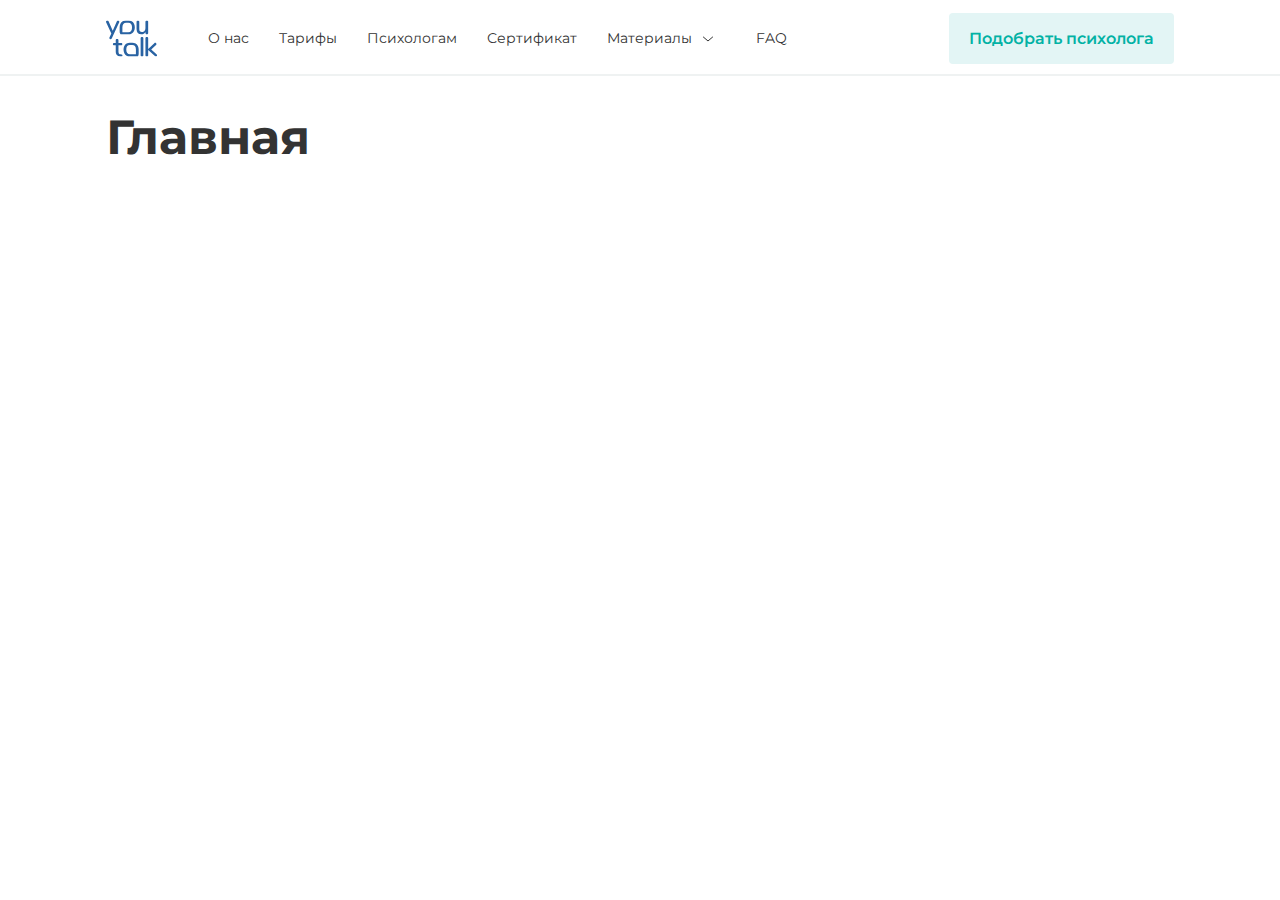
<file: index.html>
<!DOCTYPE html>
<html lang="ru">
  <head>
    <meta charset="UTF-8" />
    <meta name="viewport" content="width=device-width, initial-scale=1.0" />
    <!-- Фавиконка -->
    <link rel="icon" href="/Icons/favicon-32x32.png" type="image/png" />
    <!-- Шрифт -->
    <link rel="preconnect" href="https://fonts.googleapis.com" />
    <link rel="preconnect" href="https://fonts.gstatic.com" crossorigin />
    <link
      href="https://fonts.googleapis.com/css2?family=Montserrat:ital,wght@0,100..900;1,100..900&display=swap"
      rel="stylesheet"
    />
    <!-- Стили -->
    <link rel="stylesheet" href="/Styles/index.css" />
    <!-- Заголовок -->
    <title>Статьи по психологии и психотерапии - читать психологические статьи и публикации.</title>
  </head>
  <body>
    <header id="header">
      <script src="/Scripts/Scroll.js"></script>
      <div class="header__container">
        <svg
          alt="Logo"
          width="51"
          height="51"
          viewBox="0 0 51 36"
          fill="none"
          xmlns="http://www.w3.org/2000/svg"
        >
          <g clip-path="url(#clip0_4492_2245)">
            <path
              d="M13.3302 1.2804C13.3303 1.11943 13.2953 0.960409 13.2279 0.814578C13.1604 0.668747 13.0621 0.539666 12.9398 0.436463C12.6952 0.205117 12.3717 0.0779848 12.0367 0.0815367C11.8038 0.0777518 11.5746 0.140646 11.3756 0.262943C11.1562 0.404074 10.9896 0.614972 10.902 0.862374L6.73786 10.2114L2.56334 0.84397C2.47188 0.611079 2.31107 0.412633 2.10314 0.276053C1.89521 0.139474 1.65042 0.0715042 1.40259 0.0815367C1.04757 0.079776 0.703499 0.205576 0.431833 0.436463C0.296375 0.538044 0.186622 0.670551 0.111538 0.823162C0.036454 0.975774 -0.00183214 1.14416 -0.000193683 1.31458C-0.00164511 1.48194 0.034856 1.64742 0.106512 1.79833L5.31166 12.9772L3.45342 16.9839C3.3752 17.1552 3.3293 17.3398 3.31809 17.5281C3.31575 17.6859 3.35009 17.8421 3.41834 17.9841C3.48659 18.1261 3.58685 18.25 3.71107 18.3458C3.95587 18.5555 4.26716 18.6694 4.58814 18.6665C4.82369 18.6655 5.05368 18.5941 5.24919 18.4614C5.46262 18.3199 5.62866 18.1164 5.72546 17.8778L13.2235 1.79833C13.2944 1.63509 13.3308 1.45867 13.3302 1.2804Z"
              fill="#2963A3"
            />
            <path
              d="M39.5071 12.5118C39.4991 12.6807 39.5263 12.8493 39.5868 13.0069C39.6473 13.1645 39.7399 13.3075 39.8585 13.4267C39.982 13.5416 40.1267 13.6306 40.2844 13.6888C40.442 13.747 40.6095 13.7732 40.7772 13.7659C41.1428 13.7818 41.5002 13.6536 41.774 13.4083C41.9002 13.2915 42.0001 13.1486 42.067 12.9894C42.1339 12.8302 42.1662 12.6584 42.1618 12.4855V1.3908C42.1708 1.21084 42.1431 1.03093 42.0804 0.862232C42.0178 0.693535 41.9214 0.539656 41.7974 0.410152C41.5163 0.179307 41.1644 0.0543847 40.8022 0.0567829C40.4399 0.0591811 40.0897 0.188751 39.8116 0.423298C39.6856 0.549219 39.587 0.700291 39.522 0.866874C39.457 1.03346 39.4271 1.21189 39.4343 1.3908V7.79787C39.4343 8.94064 39.115 9.85819 38.4765 10.5505C38.1492 10.8971 37.7523 11.1689 37.3123 11.3476C36.8724 11.5262 36.3997 11.6077 35.926 11.5864C35.029 11.5864 34.3636 11.3322 33.9298 10.8239C33.4961 10.3157 33.28 9.52693 33.2818 8.45777V1.3908C33.2908 1.21084 33.2631 1.03093 33.2005 0.862232C33.1378 0.693535 33.0414 0.539656 32.9174 0.410152C32.7839 0.287248 32.6274 0.192539 32.4571 0.131589C32.2868 0.0706386 32.1062 0.0446762 31.9258 0.0552264C31.7423 0.044194 31.5584 0.0698661 31.3846 0.130771C31.2109 0.191677 31.0508 0.286617 30.9134 0.410152C30.7882 0.538814 30.6911 0.692558 30.6284 0.861466C30.5656 1.03037 30.5386 1.2107 30.5491 1.3908V8.48932C30.5491 12.0508 32.1505 13.8316 35.3534 13.8316C36.2042 13.8433 37.0441 13.6371 37.7946 13.2322C38.523 12.833 39.1186 12.2258 39.5071 11.4865V12.5118Z"
              fill="#2963A3"
            />
            <path
              d="M15.3551 33.8917L14.5977 33.8364C13.8794 33.7821 13.3442 33.5551 12.992 33.1555C12.6432 32.7559 12.4714 32.1275 12.4714 31.2731V24.6767H15.1339C15.4483 24.7007 15.7604 24.6071 16.0109 24.4138C16.1171 24.3137 16.2 24.191 16.2536 24.0546C16.3071 23.9182 16.33 23.7715 16.3207 23.6251C16.329 23.4788 16.3055 23.3324 16.2521 23.1962C16.1986 23.0599 16.1163 22.9371 16.0109 22.8364C15.7647 22.6328 15.4515 22.5305 15.1339 22.5498H12.461V19.7419C12.4712 19.5607 12.4427 19.3794 12.3776 19.2103C12.3125 19.0411 12.2123 18.888 12.0837 18.7613C11.8092 18.5154 11.4508 18.3871 11.0843 18.4037C10.9052 18.3942 10.7261 18.4207 10.5572 18.4817C10.3883 18.5426 10.2331 18.6367 10.1005 18.7587C9.97531 18.8873 9.8782 19.0411 9.81544 19.21C9.75268 19.3789 9.72567 19.5592 9.73614 19.7393V22.5498H8.11734C7.79965 22.5299 7.48629 22.6323 7.24028 22.8364C7.13405 22.9366 7.05098 23.0592 6.997 23.1955C6.94302 23.3319 6.91945 23.4785 6.92797 23.6251C6.92797 24.3262 7.32443 24.6767 8.11734 24.6767H9.73614V31.0838C9.73614 32.6271 10.0953 33.797 10.8162 34.5857C11.5371 35.3745 12.6224 35.8267 14.0798 35.9371L14.8086 35.9897C15.2321 36.0514 15.6639 35.9701 16.037 35.7583C16.1722 35.6685 16.282 35.5447 16.3555 35.399C16.4289 35.2533 16.4636 35.0908 16.456 34.9275C16.4634 34.7955 16.4441 34.6633 16.3994 34.539C16.3547 34.4147 16.2854 34.3009 16.1957 34.2045C15.959 34.0065 15.6624 33.8961 15.3551 33.8917Z"
              fill="#2963A3"
            />
            <path
              d="M36.0118 16.4976C35.6534 16.4854 35.3031 16.6071 35.028 16.8394C34.8939 16.9653 34.7892 17.1198 34.7217 17.2917C34.6541 17.4637 34.6254 17.6486 34.6376 17.8332V34.683C34.6246 34.8657 34.6529 35.0489 34.7206 35.2189C34.7882 35.3888 34.8934 35.5409 35.028 35.6636C35.3067 35.8877 35.6558 36.0034 36.0118 35.9896C36.3648 36.0049 36.7111 35.8889 36.9851 35.6636C37.1159 35.5385 37.2176 35.3857 37.2828 35.2161C37.3481 35.0465 37.3753 34.8644 37.3625 34.683V17.8332C37.3745 17.6498 37.347 17.466 37.2819 17.2944C37.2167 17.1228 37.1155 16.9676 36.9851 16.8394C36.7147 16.606 36.3672 16.484 36.0118 16.4976Z"
              fill="#2963A3"
            />
            <path
              d="M50.5131 33.6997L45.2247 28.9831L50.0291 24.54C50.1683 24.4229 50.2814 24.2773 50.3608 24.1128C50.4402 23.9482 50.4841 23.7686 50.4897 23.5856C50.4811 23.2483 50.3445 22.9273 50.1081 22.689C49.8716 22.4506 49.5536 22.3133 49.2197 22.3053C48.8832 22.327 48.5664 22.473 48.3296 22.7154L42.1771 28.5204V17.8332C42.1897 17.6498 42.1624 17.4658 42.0972 17.2941C42.032 17.1225 41.9305 16.9673 41.7997 16.8394C41.5303 16.606 41.1836 16.4839 40.829 16.4976C40.4698 16.4853 40.1186 16.6069 39.8426 16.8394C39.7085 16.9653 39.6038 17.1198 39.5363 17.2918C39.4687 17.4637 39.44 17.6487 39.4522 17.8332V34.6593C39.44 34.8443 39.4687 35.0296 39.5362 35.202C39.6037 35.3743 39.7084 35.5293 39.8426 35.6557C40.119 35.8873 40.4701 36.008 40.829 35.9949C41.1833 36.0094 41.53 35.8882 41.7997 35.6557C41.9306 35.5273 42.0321 35.3717 42.0973 35.1996C42.1624 35.0275 42.1897 34.8431 42.1771 34.6593V29.6115L48.8969 35.6084C49.1412 35.8532 49.4716 35.9903 49.8156 35.9896C49.9738 35.9905 50.1303 35.9568 50.2745 35.891C50.4187 35.8253 50.5471 35.7289 50.6511 35.6084C50.8844 35.3667 51.0135 35.0416 51.0102 34.704C51.0095 34.5092 50.9643 34.3173 50.8781 34.1431C50.7918 33.9689 50.667 33.8171 50.5131 33.6997Z"
              fill="#2963A3"
            />
            <path
              d="M15.3343 13.8212H22.33C23.5218 13.8473 24.6994 13.5563 25.7446 12.9773C26.719 12.417 27.5076 11.5782 28.0114 10.5664C28.5603 9.4342 28.8325 8.18555 28.8052 6.92515C28.8357 5.65685 28.5634 4.39979 28.0114 3.26021C27.5092 2.24593 26.7203 1.40505 25.7446 0.844087C24.6994 0.265099 23.5218 -0.0259512 22.33 0.000152312H20.1204C18.9295 -0.0259836 17.7527 0.265083 16.7085 0.844087C15.7316 1.40353 14.9423 2.24482 14.4416 3.26021C13.8888 4.39956 13.6156 5.65664 13.6452 6.92515V10.7794C13.6452 13.001 14.2074 13.8212 15.3343 13.8212ZM17.3695 3.41796C18.0184 2.61171 18.9354 2.20858 20.1204 2.20858H22.33C23.5168 2.20858 24.4346 2.61346 25.0835 3.42322C25.7325 4.23297 26.056 5.40028 26.0543 6.92515C26.0543 8.4693 25.7351 9.64099 25.0966 10.4402C24.4581 11.2395 23.5359 11.64 22.33 11.6417H16.43C16.43 11.6417 16.3962 8.46842 16.3962 6.92515C16.3962 5.38188 16.7215 4.23034 17.3695 3.41796Z"
              fill="#2963A3"
            />
            <path
              d="M29.6094 23.023C28.5657 22.4423 27.3887 22.1502 26.1974 22.1764H23.9878C22.7959 22.1515 21.6184 22.4434 20.5733 23.023C19.5977 23.5829 18.8087 24.4229 18.3064 25.4365C17.7604 26.5777 17.4927 27.8343 17.5257 29.1014C17.4952 30.3607 17.7629 31.609 18.3064 32.7427C18.8095 33.755 19.5983 34.594 20.5733 35.1536C21.6186 35.7322 22.7961 36.0232 23.9878 35.9975H30.9836C32.1131 35.9975 32.6726 35.1772 32.6726 32.9478V29.1014C32.7029 27.8328 32.4297 26.5756 31.8762 25.4365C31.3756 24.4218 30.5862 23.5813 29.6094 23.023ZM29.8879 33.818H23.9878C22.7855 33.818 21.8633 33.4184 21.2213 32.6191C20.5793 31.8199 20.261 30.6473 20.2662 29.1014C20.2662 27.5731 20.5898 26.4057 21.2369 25.5995C21.8841 24.7932 22.8011 24.3884 23.9878 24.3849H26.1974C27.3842 24.3849 28.302 24.7897 28.951 25.5995C29.5999 26.4092 29.9261 27.5766 29.9295 29.1014C29.9295 30.6447 29.8879 33.818 29.8879 33.818Z"
              fill="#2963A3"
            />
          </g>
          <defs>
            <clipPath id="clip0_4492_2245">
              <rect width="51" height="36" fill="white" />
            </clipPath>
          </defs>
        </svg>
        <nav class="header__nav">
          <ul class="header__links">
            <li class="nav__item">
              <a href="/Pages/About.html" target="_blank" rel="nofollow noopenner noreferrer"
                >О нас</a
              >
            </li>
            <li class="nav__item">
              <a href="/Pages/Tariffs.html" target="_blank" rel="nofollow noopenner noreferrer"
                >Тарифы</a
              >
            </li>
            <li class="nav__item">
              <a href="/Pages/Business.html" target="_blank" rel="nofollow noopenner noreferrer"
                >Психологам</a
              >
            </li>
            <li class="nav__item">
              <a href="/Pages/Materials.html" target="_blank" rel="nofollow noopenner noreferrer"
                >Сертификат</a
              >
            </li>
            <li class="nav__item">
              <div class="header__DropdownMenu">
                <button
                  class="DropdownMenu__item"
                  href="/Pages/Certificate.html"
                  target="_blank"
                  rel="nofollow noopenner noreferrer"
                >
                  Материалы
                </button>
                <svg
                  xmlns="http://www.w3.org/2000/svg"
                  width="24"
                  height="24"
                  viewBox="0 0 24 4.2"
                  fill="none"
                >
                  <path
                    d="M1.09998 0.899902L5.99998 5.0999L10.9 0.899902"
                    strokeLinecap="round"
                    strokeLinejoin="round"
                  />
                </svg>
              </div>
            </li>

            <li class="nav__item">
              <a href="/Pages/FAQ.html" target="_blank" rel="nofollow noopenner noreferrer">FAQ</a>
            </li>
          </ul>
        </nav>
        <button class="header__button">
          <a href="/Pages/Wizard.html" target="_blank" rel="nofollow noopenner noreferrer"></a
          >Подобрать психолога
        </button>
      </div>
    </header>
    <main><h1>Главная</h1></main>
  </body>
</html>
</file>
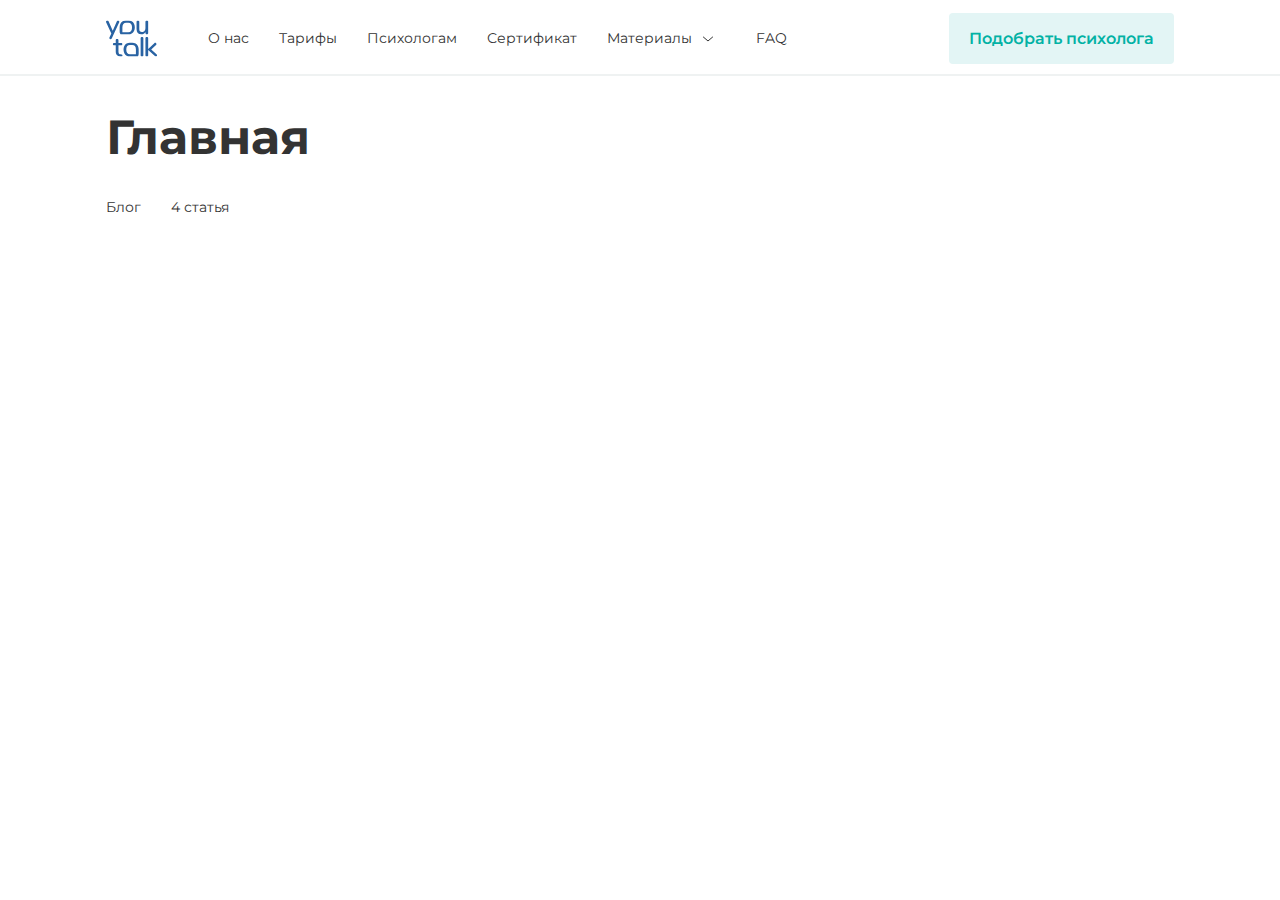
<file: Pages/index.html>
<!DOCTYPE html>
<html lang="ru">
  <head>
    <meta charset="UTF-8" />
    <meta name="viewport" content="width=device-width, initial-scale=1.0" />
    <!-- Фавиконка -->
    <link rel="icon" href="/Icons/favicon-32x32.png" type="image/png" />
    <!-- Шрифт -->
    <link rel="preconnect" href="https://fonts.googleapis.com" />
    <link rel="preconnect" href="https://fonts.gstatic.com" crossorigin />
    <link
      href="https://fonts.googleapis.com/css2?family=Montserrat:ital,wght@0,100..900;1,100..900&display=swap"
      rel="stylesheet"
    />
    <!-- Стили -->
    <link rel="stylesheet" href="/Styles/index.css" />
    <!-- Заголовок -->
    <title>Статьи по психологии и психотерапии - читать психологические статьи и публикации.</title>
  </head>
  <body>
    <header id="header">
      <script src="/Scripts/Scroll.js"></script>
      <div class="header__container">
        <svg
          alt="Logo"
          width="51"
          height="51"
          viewBox="0 0 51 36"
          fill="none"
          xmlns="http://www.w3.org/2000/svg"
        >
          <g clip-path="url(#clip0_4492_2245)">
            <path
              d="M13.3302 1.2804C13.3303 1.11943 13.2953 0.960409 13.2279 0.814578C13.1604 0.668747 13.0621 0.539666 12.9398 0.436463C12.6952 0.205117 12.3717 0.0779848 12.0367 0.0815367C11.8038 0.0777518 11.5746 0.140646 11.3756 0.262943C11.1562 0.404074 10.9896 0.614972 10.902 0.862374L6.73786 10.2114L2.56334 0.84397C2.47188 0.611079 2.31107 0.412633 2.10314 0.276053C1.89521 0.139474 1.65042 0.0715042 1.40259 0.0815367C1.04757 0.079776 0.703499 0.205576 0.431833 0.436463C0.296375 0.538044 0.186622 0.670551 0.111538 0.823162C0.036454 0.975774 -0.00183214 1.14416 -0.000193683 1.31458C-0.00164511 1.48194 0.034856 1.64742 0.106512 1.79833L5.31166 12.9772L3.45342 16.9839C3.3752 17.1552 3.3293 17.3398 3.31809 17.5281C3.31575 17.6859 3.35009 17.8421 3.41834 17.9841C3.48659 18.1261 3.58685 18.25 3.71107 18.3458C3.95587 18.5555 4.26716 18.6694 4.58814 18.6665C4.82369 18.6655 5.05368 18.5941 5.24919 18.4614C5.46262 18.3199 5.62866 18.1164 5.72546 17.8778L13.2235 1.79833C13.2944 1.63509 13.3308 1.45867 13.3302 1.2804Z"
              fill="#2963A3"
            />
            <path
              d="M39.5071 12.5118C39.4991 12.6807 39.5263 12.8493 39.5868 13.0069C39.6473 13.1645 39.7399 13.3075 39.8585 13.4267C39.982 13.5416 40.1267 13.6306 40.2844 13.6888C40.442 13.747 40.6095 13.7732 40.7772 13.7659C41.1428 13.7818 41.5002 13.6536 41.774 13.4083C41.9002 13.2915 42.0001 13.1486 42.067 12.9894C42.1339 12.8302 42.1662 12.6584 42.1618 12.4855V1.3908C42.1708 1.21084 42.1431 1.03093 42.0804 0.862232C42.0178 0.693535 41.9214 0.539656 41.7974 0.410152C41.5163 0.179307 41.1644 0.0543847 40.8022 0.0567829C40.4399 0.0591811 40.0897 0.188751 39.8116 0.423298C39.6856 0.549219 39.587 0.700291 39.522 0.866874C39.457 1.03346 39.4271 1.21189 39.4343 1.3908V7.79787C39.4343 8.94064 39.115 9.85819 38.4765 10.5505C38.1492 10.8971 37.7523 11.1689 37.3123 11.3476C36.8724 11.5262 36.3997 11.6077 35.926 11.5864C35.029 11.5864 34.3636 11.3322 33.9298 10.8239C33.4961 10.3157 33.28 9.52693 33.2818 8.45777V1.3908C33.2908 1.21084 33.2631 1.03093 33.2005 0.862232C33.1378 0.693535 33.0414 0.539656 32.9174 0.410152C32.7839 0.287248 32.6274 0.192539 32.4571 0.131589C32.2868 0.0706386 32.1062 0.0446762 31.9258 0.0552264C31.7423 0.044194 31.5584 0.0698661 31.3846 0.130771C31.2109 0.191677 31.0508 0.286617 30.9134 0.410152C30.7882 0.538814 30.6911 0.692558 30.6284 0.861466C30.5656 1.03037 30.5386 1.2107 30.5491 1.3908V8.48932C30.5491 12.0508 32.1505 13.8316 35.3534 13.8316C36.2042 13.8433 37.0441 13.6371 37.7946 13.2322C38.523 12.833 39.1186 12.2258 39.5071 11.4865V12.5118Z"
              fill="#2963A3"
            />
            <path
              d="M15.3551 33.8917L14.5977 33.8364C13.8794 33.7821 13.3442 33.5551 12.992 33.1555C12.6432 32.7559 12.4714 32.1275 12.4714 31.2731V24.6767H15.1339C15.4483 24.7007 15.7604 24.6071 16.0109 24.4138C16.1171 24.3137 16.2 24.191 16.2536 24.0546C16.3071 23.9182 16.33 23.7715 16.3207 23.6251C16.329 23.4788 16.3055 23.3324 16.2521 23.1962C16.1986 23.0599 16.1163 22.9371 16.0109 22.8364C15.7647 22.6328 15.4515 22.5305 15.1339 22.5498H12.461V19.7419C12.4712 19.5607 12.4427 19.3794 12.3776 19.2103C12.3125 19.0411 12.2123 18.888 12.0837 18.7613C11.8092 18.5154 11.4508 18.3871 11.0843 18.4037C10.9052 18.3942 10.7261 18.4207 10.5572 18.4817C10.3883 18.5426 10.2331 18.6367 10.1005 18.7587C9.97531 18.8873 9.8782 19.0411 9.81544 19.21C9.75268 19.3789 9.72567 19.5592 9.73614 19.7393V22.5498H8.11734C7.79965 22.5299 7.48629 22.6323 7.24028 22.8364C7.13405 22.9366 7.05098 23.0592 6.997 23.1955C6.94302 23.3319 6.91945 23.4785 6.92797 23.6251C6.92797 24.3262 7.32443 24.6767 8.11734 24.6767H9.73614V31.0838C9.73614 32.6271 10.0953 33.797 10.8162 34.5857C11.5371 35.3745 12.6224 35.8267 14.0798 35.9371L14.8086 35.9897C15.2321 36.0514 15.6639 35.9701 16.037 35.7583C16.1722 35.6685 16.282 35.5447 16.3555 35.399C16.4289 35.2533 16.4636 35.0908 16.456 34.9275C16.4634 34.7955 16.4441 34.6633 16.3994 34.539C16.3547 34.4147 16.2854 34.3009 16.1957 34.2045C15.959 34.0065 15.6624 33.8961 15.3551 33.8917Z"
              fill="#2963A3"
            />
            <path
              d="M36.0118 16.4976C35.6534 16.4854 35.3031 16.6071 35.028 16.8394C34.8939 16.9653 34.7892 17.1198 34.7217 17.2917C34.6541 17.4637 34.6254 17.6486 34.6376 17.8332V34.683C34.6246 34.8657 34.6529 35.0489 34.7206 35.2189C34.7882 35.3888 34.8934 35.5409 35.028 35.6636C35.3067 35.8877 35.6558 36.0034 36.0118 35.9896C36.3648 36.0049 36.7111 35.8889 36.9851 35.6636C37.1159 35.5385 37.2176 35.3857 37.2828 35.2161C37.3481 35.0465 37.3753 34.8644 37.3625 34.683V17.8332C37.3745 17.6498 37.347 17.466 37.2819 17.2944C37.2167 17.1228 37.1155 16.9676 36.9851 16.8394C36.7147 16.606 36.3672 16.484 36.0118 16.4976Z"
              fill="#2963A3"
            />
            <path
              d="M50.5131 33.6997L45.2247 28.9831L50.0291 24.54C50.1683 24.4229 50.2814 24.2773 50.3608 24.1128C50.4402 23.9482 50.4841 23.7686 50.4897 23.5856C50.4811 23.2483 50.3445 22.9273 50.1081 22.689C49.8716 22.4506 49.5536 22.3133 49.2197 22.3053C48.8832 22.327 48.5664 22.473 48.3296 22.7154L42.1771 28.5204V17.8332C42.1897 17.6498 42.1624 17.4658 42.0972 17.2941C42.032 17.1225 41.9305 16.9673 41.7997 16.8394C41.5303 16.606 41.1836 16.4839 40.829 16.4976C40.4698 16.4853 40.1186 16.6069 39.8426 16.8394C39.7085 16.9653 39.6038 17.1198 39.5363 17.2918C39.4687 17.4637 39.44 17.6487 39.4522 17.8332V34.6593C39.44 34.8443 39.4687 35.0296 39.5362 35.202C39.6037 35.3743 39.7084 35.5293 39.8426 35.6557C40.119 35.8873 40.4701 36.008 40.829 35.9949C41.1833 36.0094 41.53 35.8882 41.7997 35.6557C41.9306 35.5273 42.0321 35.3717 42.0973 35.1996C42.1624 35.0275 42.1897 34.8431 42.1771 34.6593V29.6115L48.8969 35.6084C49.1412 35.8532 49.4716 35.9903 49.8156 35.9896C49.9738 35.9905 50.1303 35.9568 50.2745 35.891C50.4187 35.8253 50.5471 35.7289 50.6511 35.6084C50.8844 35.3667 51.0135 35.0416 51.0102 34.704C51.0095 34.5092 50.9643 34.3173 50.8781 34.1431C50.7918 33.9689 50.667 33.8171 50.5131 33.6997Z"
              fill="#2963A3"
            />
            <path
              d="M15.3343 13.8212H22.33C23.5218 13.8473 24.6994 13.5563 25.7446 12.9773C26.719 12.417 27.5076 11.5782 28.0114 10.5664C28.5603 9.4342 28.8325 8.18555 28.8052 6.92515C28.8357 5.65685 28.5634 4.39979 28.0114 3.26021C27.5092 2.24593 26.7203 1.40505 25.7446 0.844087C24.6994 0.265099 23.5218 -0.0259512 22.33 0.000152312H20.1204C18.9295 -0.0259836 17.7527 0.265083 16.7085 0.844087C15.7316 1.40353 14.9423 2.24482 14.4416 3.26021C13.8888 4.39956 13.6156 5.65664 13.6452 6.92515V10.7794C13.6452 13.001 14.2074 13.8212 15.3343 13.8212ZM17.3695 3.41796C18.0184 2.61171 18.9354 2.20858 20.1204 2.20858H22.33C23.5168 2.20858 24.4346 2.61346 25.0835 3.42322C25.7325 4.23297 26.056 5.40028 26.0543 6.92515C26.0543 8.4693 25.7351 9.64099 25.0966 10.4402C24.4581 11.2395 23.5359 11.64 22.33 11.6417H16.43C16.43 11.6417 16.3962 8.46842 16.3962 6.92515C16.3962 5.38188 16.7215 4.23034 17.3695 3.41796Z"
              fill="#2963A3"
            />
            <path
              d="M29.6094 23.023C28.5657 22.4423 27.3887 22.1502 26.1974 22.1764H23.9878C22.7959 22.1515 21.6184 22.4434 20.5733 23.023C19.5977 23.5829 18.8087 24.4229 18.3064 25.4365C17.7604 26.5777 17.4927 27.8343 17.5257 29.1014C17.4952 30.3607 17.7629 31.609 18.3064 32.7427C18.8095 33.755 19.5983 34.594 20.5733 35.1536C21.6186 35.7322 22.7961 36.0232 23.9878 35.9975H30.9836C32.1131 35.9975 32.6726 35.1772 32.6726 32.9478V29.1014C32.7029 27.8328 32.4297 26.5756 31.8762 25.4365C31.3756 24.4218 30.5862 23.5813 29.6094 23.023ZM29.8879 33.818H23.9878C22.7855 33.818 21.8633 33.4184 21.2213 32.6191C20.5793 31.8199 20.261 30.6473 20.2662 29.1014C20.2662 27.5731 20.5898 26.4057 21.2369 25.5995C21.8841 24.7932 22.8011 24.3884 23.9878 24.3849H26.1974C27.3842 24.3849 28.302 24.7897 28.951 25.5995C29.5999 26.4092 29.9261 27.5766 29.9295 29.1014C29.9295 30.6447 29.8879 33.818 29.8879 33.818Z"
              fill="#2963A3"
            />
          </g>
          <defs>
            <clipPath id="clip0_4492_2245">
              <rect width="51" height="36" fill="white" />
            </clipPath>
          </defs>
        </svg>
        <nav class="header__nav">
          <ul class="header__links">
            <li class="nav__item">
              <a href="/Pages/About.html" target="_blank" rel="nofollow noopenner noreferrer"
                >О нас</a
              >
            </li>
            <li class="nav__item">
              <a href="/Pages/Tariffs.html" target="_blank" rel="nofollow noopenner noreferrer"
                >Тарифы</a
              >
            </li>
            <li class="nav__item">
              <a href="/Pages/Business.html" target="_blank" rel="nofollow noopenner noreferrer"
                >Психологам</a
              >
            </li>
            <li class="nav__item">
              <a href="/Pages/Materials.html" target="_blank" rel="nofollow noopenner noreferrer"
                >Сертификат</a
              >
            </li>
            <li class="nav__item">
              <div class="header__DropdownMenu">
                <button
                  class="DropdownMenu__item"
                  href="/Pages/Certificate.html"
                  target="_blank"
                  rel="nofollow noopenner noreferrer"
                >
                  Материалы
                </button>
                <svg
                  xmlns="http://www.w3.org/2000/svg"
                  width="24"
                  height="24"
                  viewBox="0 0 24 4.2"
                  fill="none"
                >
                  <path
                    d="M1.09998 0.899902L5.99998 5.0999L10.9 0.899902"
                    strokeLinecap="round"
                    strokeLinejoin="round"
                  />
                </svg>
              </div>
            </li>

            <li class="nav__item">
              <a href="/Pages/FAQ.html" target="_blank" rel="nofollow noopenner noreferrer">FAQ</a>
            </li>
          </ul>
        </nav>
        <button class="header__button">
          <a href="/Pages/Wizard.html" target="_blank" rel="nofollow noopenner noreferrer"></a
          >Подобрать психолога
        </button>
      </div>
    </header>
    <main>
      <h1>Главная</h1>
      <ul class="header__links">
        <li class="nav__item">
          <a class="link" href="/Pages/Blog.html" rel="nofollow noopenner noreferrer">Блог</a>
        </li>

        <li class="nav__item">
          <a
            class="link"
            href="/Pages/ArticlesPages/article4.html"
            rel="nofollow noopenner noreferrer"
            >4 статья</a
          >
        </li>
      </ul>
    </main>
  </body>
</html>
</file>
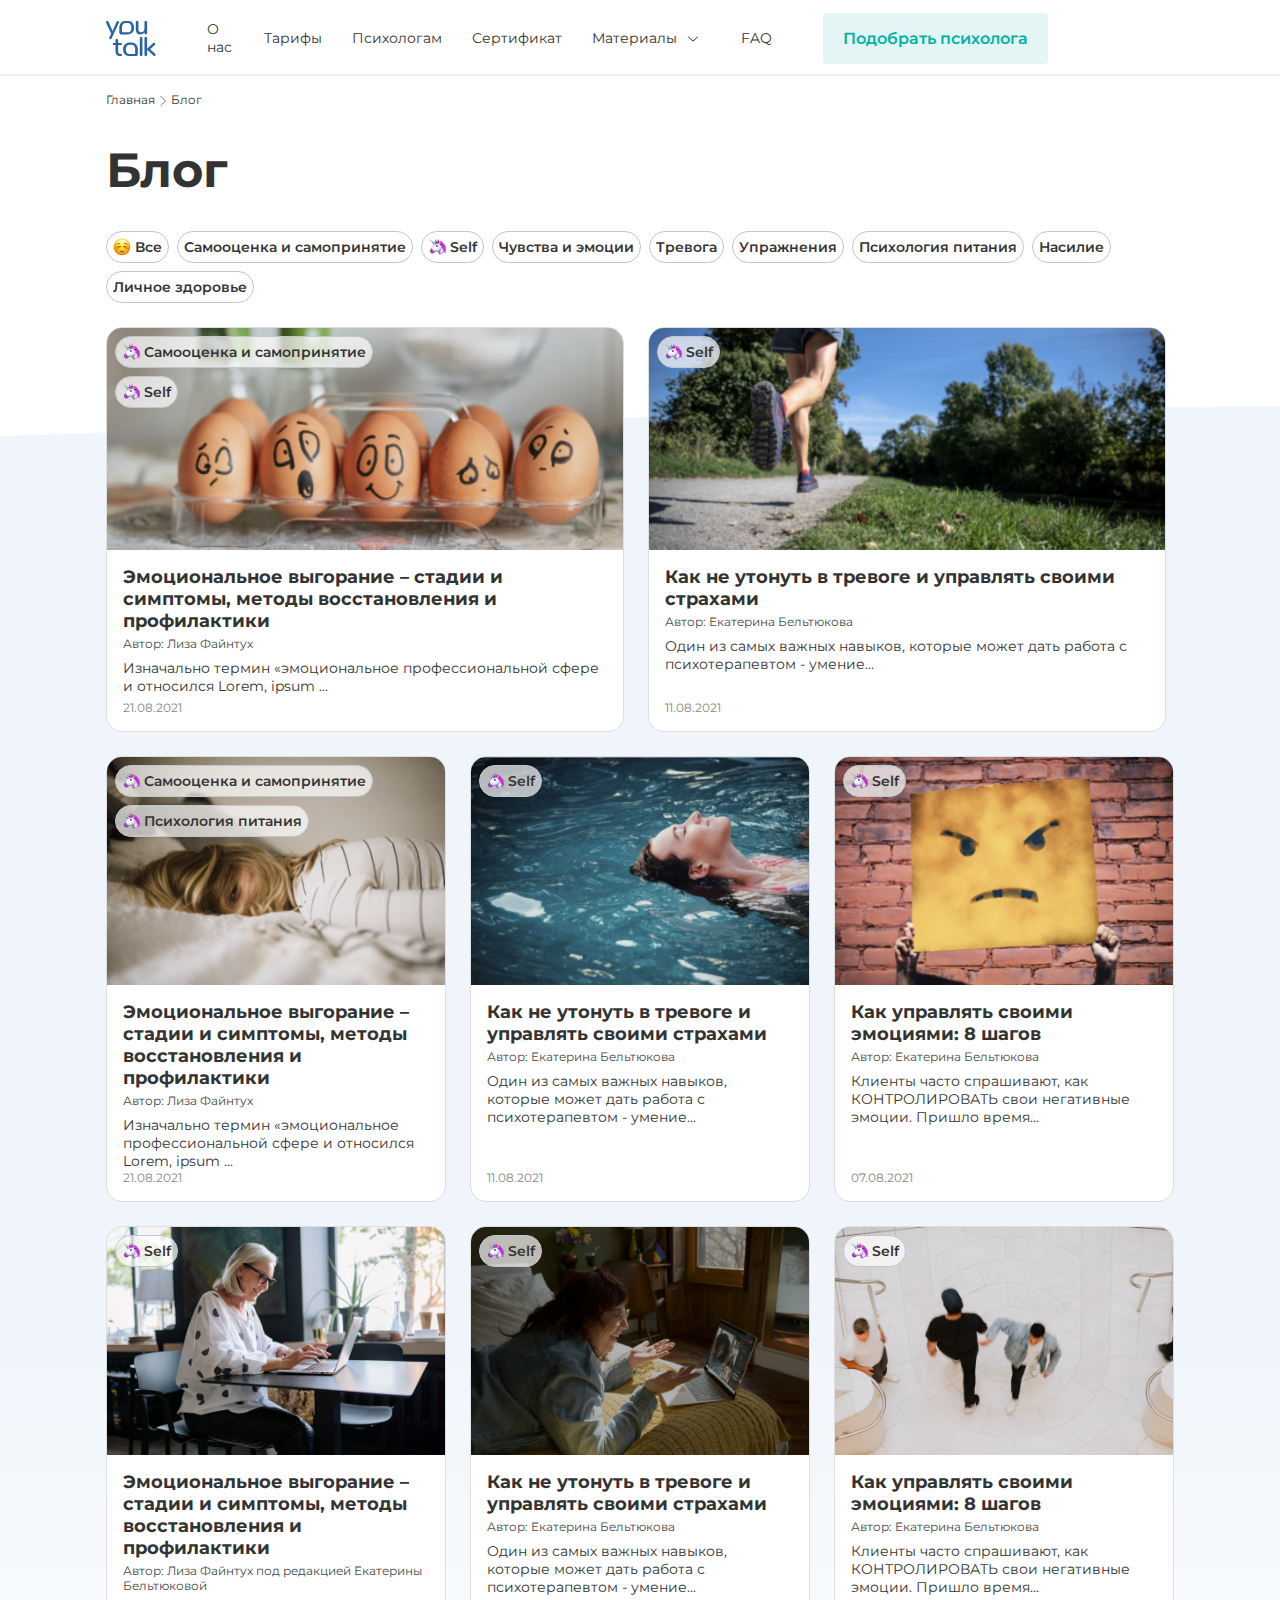
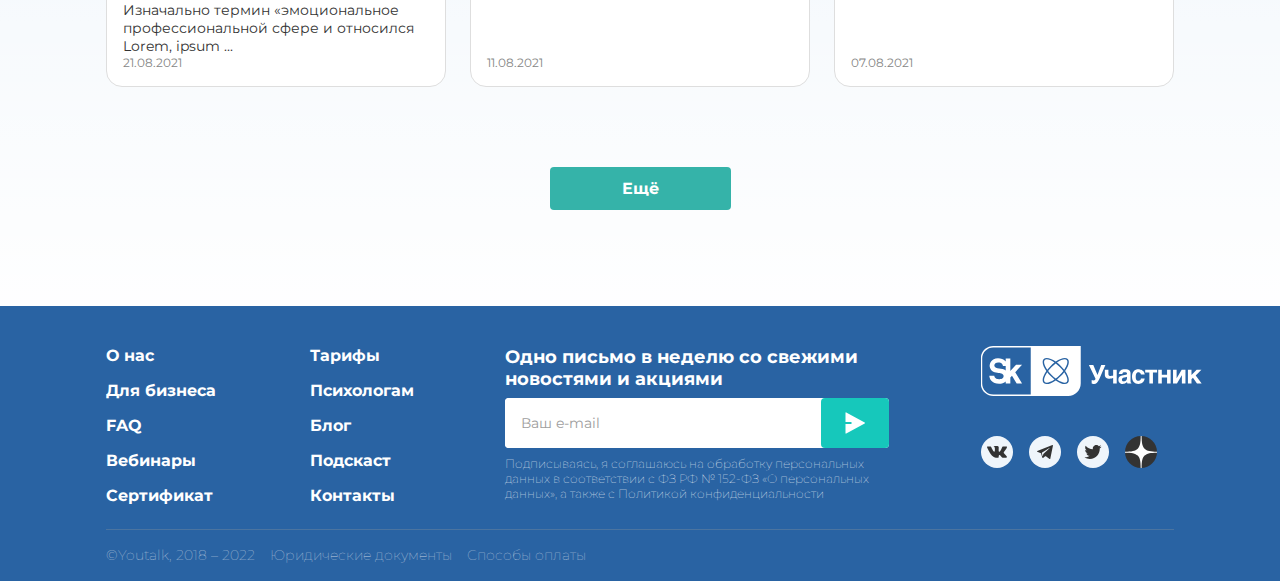
<file: Pages/Blog.html>
<!DOCTYPE html>
<html lang="ru">
  <head>
    <meta charset="UTF-8" />
    <meta name="viewport" content="width=device-width, initial-scale=1.0" />
    <!-- Фавиконка -->
    <link rel="icon" href="/Icons/favicon-32x32.png" type="image/png" />
    <!-- Шрифт -->
    <link rel="preconnect" href="https://fonts.googleapis.com" />
    <link rel="preconnect" href="https://fonts.gstatic.com" crossorigin />
    <link
      href="https://fonts.googleapis.com/css2?family=Montserrat:ital,wght@0,100..900;1,100..900&display=swap"
      rel="stylesheet"
    />
    <!-- Стили -->
    <link rel="stylesheet" href="/Styles/index.css" />
    <!-- Заголовок -->
    <title>Статьи по психологии и психотерапии - читать психологические статьи и публикации.</title>
  </head>
  <body class="blogPage__body">
    <header>
      <div class="header__container">
        <svg
          width="51"
          height="51"
          viewBox="0 0 51 36"
          fill="none"
          xmlns="http://www.w3.org/2000/svg"
        >
          <g clip-path="url(#clip0_4492_2245)">
            <path
              d="M13.3302 1.2804C13.3303 1.11943 13.2953 0.960409 13.2279 0.814578C13.1604 0.668747 13.0621 0.539666 12.9398 0.436463C12.6952 0.205117 12.3717 0.0779848 12.0367 0.0815367C11.8038 0.0777518 11.5746 0.140646 11.3756 0.262943C11.1562 0.404074 10.9896 0.614972 10.902 0.862374L6.73786 10.2114L2.56334 0.84397C2.47188 0.611079 2.31107 0.412633 2.10314 0.276053C1.89521 0.139474 1.65042 0.0715042 1.40259 0.0815367C1.04757 0.079776 0.703499 0.205576 0.431833 0.436463C0.296375 0.538044 0.186622 0.670551 0.111538 0.823162C0.036454 0.975774 -0.00183214 1.14416 -0.000193683 1.31458C-0.00164511 1.48194 0.034856 1.64742 0.106512 1.79833L5.31166 12.9772L3.45342 16.9839C3.3752 17.1552 3.3293 17.3398 3.31809 17.5281C3.31575 17.6859 3.35009 17.8421 3.41834 17.9841C3.48659 18.1261 3.58685 18.25 3.71107 18.3458C3.95587 18.5555 4.26716 18.6694 4.58814 18.6665C4.82369 18.6655 5.05368 18.5941 5.24919 18.4614C5.46262 18.3199 5.62866 18.1164 5.72546 17.8778L13.2235 1.79833C13.2944 1.63509 13.3308 1.45867 13.3302 1.2804Z"
              fill="#2963A3"
            />
            <path
              d="M39.5071 12.5118C39.4991 12.6807 39.5263 12.8493 39.5868 13.0069C39.6473 13.1645 39.7399 13.3075 39.8585 13.4267C39.982 13.5416 40.1267 13.6306 40.2844 13.6888C40.442 13.747 40.6095 13.7732 40.7772 13.7659C41.1428 13.7818 41.5002 13.6536 41.774 13.4083C41.9002 13.2915 42.0001 13.1486 42.067 12.9894C42.1339 12.8302 42.1662 12.6584 42.1618 12.4855V1.3908C42.1708 1.21084 42.1431 1.03093 42.0804 0.862232C42.0178 0.693535 41.9214 0.539656 41.7974 0.410152C41.5163 0.179307 41.1644 0.0543847 40.8022 0.0567829C40.4399 0.0591811 40.0897 0.188751 39.8116 0.423298C39.6856 0.549219 39.587 0.700291 39.522 0.866874C39.457 1.03346 39.4271 1.21189 39.4343 1.3908V7.79787C39.4343 8.94064 39.115 9.85819 38.4765 10.5505C38.1492 10.8971 37.7523 11.1689 37.3123 11.3476C36.8724 11.5262 36.3997 11.6077 35.926 11.5864C35.029 11.5864 34.3636 11.3322 33.9298 10.8239C33.4961 10.3157 33.28 9.52693 33.2818 8.45777V1.3908C33.2908 1.21084 33.2631 1.03093 33.2005 0.862232C33.1378 0.693535 33.0414 0.539656 32.9174 0.410152C32.7839 0.287248 32.6274 0.192539 32.4571 0.131589C32.2868 0.0706386 32.1062 0.0446762 31.9258 0.0552264C31.7423 0.044194 31.5584 0.0698661 31.3846 0.130771C31.2109 0.191677 31.0508 0.286617 30.9134 0.410152C30.7882 0.538814 30.6911 0.692558 30.6284 0.861466C30.5656 1.03037 30.5386 1.2107 30.5491 1.3908V8.48932C30.5491 12.0508 32.1505 13.8316 35.3534 13.8316C36.2042 13.8433 37.0441 13.6371 37.7946 13.2322C38.523 12.833 39.1186 12.2258 39.5071 11.4865V12.5118Z"
              fill="#2963A3"
            />
            <path
              d="M15.3551 33.8917L14.5977 33.8364C13.8794 33.7821 13.3442 33.5551 12.992 33.1555C12.6432 32.7559 12.4714 32.1275 12.4714 31.2731V24.6767H15.1339C15.4483 24.7007 15.7604 24.6071 16.0109 24.4138C16.1171 24.3137 16.2 24.191 16.2536 24.0546C16.3071 23.9182 16.33 23.7715 16.3207 23.6251C16.329 23.4788 16.3055 23.3324 16.2521 23.1962C16.1986 23.0599 16.1163 22.9371 16.0109 22.8364C15.7647 22.6328 15.4515 22.5305 15.1339 22.5498H12.461V19.7419C12.4712 19.5607 12.4427 19.3794 12.3776 19.2103C12.3125 19.0411 12.2123 18.888 12.0837 18.7613C11.8092 18.5154 11.4508 18.3871 11.0843 18.4037C10.9052 18.3942 10.7261 18.4207 10.5572 18.4817C10.3883 18.5426 10.2331 18.6367 10.1005 18.7587C9.97531 18.8873 9.8782 19.0411 9.81544 19.21C9.75268 19.3789 9.72567 19.5592 9.73614 19.7393V22.5498H8.11734C7.79965 22.5299 7.48629 22.6323 7.24028 22.8364C7.13405 22.9366 7.05098 23.0592 6.997 23.1955C6.94302 23.3319 6.91945 23.4785 6.92797 23.6251C6.92797 24.3262 7.32443 24.6767 8.11734 24.6767H9.73614V31.0838C9.73614 32.6271 10.0953 33.797 10.8162 34.5857C11.5371 35.3745 12.6224 35.8267 14.0798 35.9371L14.8086 35.9897C15.2321 36.0514 15.6639 35.9701 16.037 35.7583C16.1722 35.6685 16.282 35.5447 16.3555 35.399C16.4289 35.2533 16.4636 35.0908 16.456 34.9275C16.4634 34.7955 16.4441 34.6633 16.3994 34.539C16.3547 34.4147 16.2854 34.3009 16.1957 34.2045C15.959 34.0065 15.6624 33.8961 15.3551 33.8917Z"
              fill="#2963A3"
            />
            <path
              d="M36.0118 16.4976C35.6534 16.4854 35.3031 16.6071 35.028 16.8394C34.8939 16.9653 34.7892 17.1198 34.7217 17.2917C34.6541 17.4637 34.6254 17.6486 34.6376 17.8332V34.683C34.6246 34.8657 34.6529 35.0489 34.7206 35.2189C34.7882 35.3888 34.8934 35.5409 35.028 35.6636C35.3067 35.8877 35.6558 36.0034 36.0118 35.9896C36.3648 36.0049 36.7111 35.8889 36.9851 35.6636C37.1159 35.5385 37.2176 35.3857 37.2828 35.2161C37.3481 35.0465 37.3753 34.8644 37.3625 34.683V17.8332C37.3745 17.6498 37.347 17.466 37.2819 17.2944C37.2167 17.1228 37.1155 16.9676 36.9851 16.8394C36.7147 16.606 36.3672 16.484 36.0118 16.4976Z"
              fill="#2963A3"
            />
            <path
              d="M50.5131 33.6997L45.2247 28.9831L50.0291 24.54C50.1683 24.4229 50.2814 24.2773 50.3608 24.1128C50.4402 23.9482 50.4841 23.7686 50.4897 23.5856C50.4811 23.2483 50.3445 22.9273 50.1081 22.689C49.8716 22.4506 49.5536 22.3133 49.2197 22.3053C48.8832 22.327 48.5664 22.473 48.3296 22.7154L42.1771 28.5204V17.8332C42.1897 17.6498 42.1624 17.4658 42.0972 17.2941C42.032 17.1225 41.9305 16.9673 41.7997 16.8394C41.5303 16.606 41.1836 16.4839 40.829 16.4976C40.4698 16.4853 40.1186 16.6069 39.8426 16.8394C39.7085 16.9653 39.6038 17.1198 39.5363 17.2918C39.4687 17.4637 39.44 17.6487 39.4522 17.8332V34.6593C39.44 34.8443 39.4687 35.0296 39.5362 35.202C39.6037 35.3743 39.7084 35.5293 39.8426 35.6557C40.119 35.8873 40.4701 36.008 40.829 35.9949C41.1833 36.0094 41.53 35.8882 41.7997 35.6557C41.9306 35.5273 42.0321 35.3717 42.0973 35.1996C42.1624 35.0275 42.1897 34.8431 42.1771 34.6593V29.6115L48.8969 35.6084C49.1412 35.8532 49.4716 35.9903 49.8156 35.9896C49.9738 35.9905 50.1303 35.9568 50.2745 35.891C50.4187 35.8253 50.5471 35.7289 50.6511 35.6084C50.8844 35.3667 51.0135 35.0416 51.0102 34.704C51.0095 34.5092 50.9643 34.3173 50.8781 34.1431C50.7918 33.9689 50.667 33.8171 50.5131 33.6997Z"
              fill="#2963A3"
            />
            <path
              d="M15.3343 13.8212H22.33C23.5218 13.8473 24.6994 13.5563 25.7446 12.9773C26.719 12.417 27.5076 11.5782 28.0114 10.5664C28.5603 9.4342 28.8325 8.18555 28.8052 6.92515C28.8357 5.65685 28.5634 4.39979 28.0114 3.26021C27.5092 2.24593 26.7203 1.40505 25.7446 0.844087C24.6994 0.265099 23.5218 -0.0259512 22.33 0.000152312H20.1204C18.9295 -0.0259836 17.7527 0.265083 16.7085 0.844087C15.7316 1.40353 14.9423 2.24482 14.4416 3.26021C13.8888 4.39956 13.6156 5.65664 13.6452 6.92515V10.7794C13.6452 13.001 14.2074 13.8212 15.3343 13.8212ZM17.3695 3.41796C18.0184 2.61171 18.9354 2.20858 20.1204 2.20858H22.33C23.5168 2.20858 24.4346 2.61346 25.0835 3.42322C25.7325 4.23297 26.056 5.40028 26.0543 6.92515C26.0543 8.4693 25.7351 9.64099 25.0966 10.4402C24.4581 11.2395 23.5359 11.64 22.33 11.6417H16.43C16.43 11.6417 16.3962 8.46842 16.3962 6.92515C16.3962 5.38188 16.7215 4.23034 17.3695 3.41796Z"
              fill="#2963A3"
            />
            <path
              d="M29.6094 23.023C28.5657 22.4423 27.3887 22.1502 26.1974 22.1764H23.9878C22.7959 22.1515 21.6184 22.4434 20.5733 23.023C19.5977 23.5829 18.8087 24.4229 18.3064 25.4365C17.7604 26.5777 17.4927 27.8343 17.5257 29.1014C17.4952 30.3607 17.7629 31.609 18.3064 32.7427C18.8095 33.755 19.5983 34.594 20.5733 35.1536C21.6186 35.7322 22.7961 36.0232 23.9878 35.9975H30.9836C32.1131 35.9975 32.6726 35.1772 32.6726 32.9478V29.1014C32.7029 27.8328 32.4297 26.5756 31.8762 25.4365C31.3756 24.4218 30.5862 23.5813 29.6094 23.023ZM29.8879 33.818H23.9878C22.7855 33.818 21.8633 33.4184 21.2213 32.6191C20.5793 31.8199 20.261 30.6473 20.2662 29.1014C20.2662 27.5731 20.5898 26.4057 21.2369 25.5995C21.8841 24.7932 22.8011 24.3884 23.9878 24.3849H26.1974C27.3842 24.3849 28.302 24.7897 28.951 25.5995C29.5999 26.4092 29.9261 27.5766 29.9295 29.1014C29.9295 30.6447 29.8879 33.818 29.8879 33.818Z"
              fill="#2963A3"
            />
          </g>
          <defs>
            <clipPath id="clip0_4492_2245">
              <rect width="51" height="36" fill="white" />
            </clipPath>
          </defs>
        </svg>
        <nav class="header__nav">
          <ul class="header__links">
            <li class="nav__item">
              <a class="link" href="/Pages/About.html" rel="nofollow noopenner noreferrer">О нас</a>
            </li>

            <li class="nav__item">
              <a class="link" href="/Pages/Tariffs.html" rel="nofollow noopenner noreferrer"
                >Тарифы</a
              >
            </li>

            <li class="nav__item">
              <a class="link" href="/Pages/Psychologists.html" rel="nofollow noopenner noreferrer"
                >Психологам</a
              >
            </li>

            <li class="nav__item">
              <a class="link" href="/Pages/Certificate.html" rel="nofollow noopenner noreferrer"
                >Сертификат</a
              >
            </li>

            <li class="nav__item">
              <div class="header__DropdownMenu link">
                <button
                  class="DropdownMenu__item"
                  href="/Pages/Materials.html"
                  rel="nofollow noopenner noreferrer"
                >
                  Материалы
                </button>
                <svg
                  xmlns="http://www.w3.org/2000/svg"
                  width="24"
                  height="24"
                  viewBox="0 0 24 4.2"
                  fill="none"
                >
                  <path
                    d="M1.09998 0.899902L5.99998 5.0999L10.9 0.899902"
                    strokeLinecap="round"
                    strokeLinejoin="round"
                  />
                </svg>
              </div>
            </li>

            <li class="nav__item">
              <a class="link" href="/Pages/FAQ.html" rel="nofollow noopenner noreferrer">FAQ</a>
            </li>
          </ul>
        </nav>

        <button class="header__button">
          <a href="/Pages/Wizard.html" rel="nofollow noopenner noreferrer">Подобрать психолога</a>
        </button>

        <div class="header__burger_container">
          <svg
            class="burger__menu_icon"
            xmlns="http://www.w3.org/2000/svg"
            width="18"
            height="14"
            viewBox="0 0 18 14"
            fill="none"
          >
            <path
              d="M0 1C0 0.447715 0.447715 0 1 0H17C17.5523 0 18 0.447715 18 1C18 1.55228 17.5523 2 17 2H1C0.447716 2 0 1.55228 0 1ZM0 7C0 6.44772 0.447715 6 1 6H17C17.5523 6 18 6.44772 18 7C18 7.55228 17.5523 8 17 8H1C0.447716 8 0 7.55228 0 7ZM0 13C0 12.4477 0.447715 12 1 12H17C17.5523 12 18 12.4477 18 13C18 13.5523 17.5523 14 17 14H1C0.447716 14 0 13.5523 0 13Z"
              fill="#03B2A5"
            />
          </svg>
        </div>
      </div>

      <nav class="burger__menu">
        <ul class="header__links">
          <li class="nav__item">
            <a class="link" href="/Pages/About.html" rel="nofollow noopenner noreferrer">О нас</a>
          </li>

          <li class="nav__item">
            <a class="link" href="/Pages/Tariffs.html" rel="nofollow noopenner noreferrer"
              >Тарифы</a
            >
          </li>

          <li class="nav__item">
            <a class="link" href="/Pages/Psychologists.html" rel="nofollow noopenner noreferrer"
              >Психологам</a
            >
          </li>

          <li class="nav__item">
            <a class="link" href="/Pages/Certificate.html" rel="nofollow noopenner noreferrer"
              >Сертификат</a
            >
          </li>

          <li class="nav__item">
            <div class="header__DropdownMenu link">
              <button
                class="DropdownMenu__item"
                href="/Pages/Materials.html"
                rel="nofollow noopenner noreferrer"
              >
                Материалы
              </button>
              <svg
                xmlns="http://www.w3.org/2000/svg"
                width="24"
                height="24"
                viewBox="0 0 24 4.2"
                fill="none"
              >
                <path
                  d="M1.09998 0.899902L5.99998 5.0999L10.9 0.899902"
                  strokeLinecap="round"
                  strokeLinejoin="round"
                />
              </svg>
            </div>
          </li>

          <li class="nav__item">
            <a class="link" href="/Pages/FAQ.html" rel="nofollow noopenner noreferrer">FAQ</a>
          </li>
        </ul>
      </nav>
    </header>
    <main>
      <nav>
        <ul id="breadcrumb" class="breadcrumb"></ul>

        <script src="/Scripts/Breadcrumb.js"></script>
      </nav>
      <section>
        <h1>Блог</h1>
        <div class="main__tag_container">
          <ul class="tag__items">
            <li>
              <button class="tag__item">
                <img
                  src="/Icons/tags_icons/emoji_SmilingFace.svg"
                  alt="Tag icon SmilingFace"
                  class="icon"
                />
                Все
              </button>
            </li>
            <li><button class="tag__item">Самооценка и самопринятие</button></li>
            <li>
              <button class="tag__item">
                <img
                  src="/Icons/tags_icons/emoji_Unicorn.svg"
                  alt="Tag icon Unicorn"
                  class="icon"
                />
                Self
              </button>
            </li>
            <li><button class="tag__item">Чувства и эмоции</button></li>
            <li><button class="tag__item">Тревога</button></li>
            <li><button class="tag__item">Упражнения</button></li>
            <li><button class="tag__item">Психология питания</button></li>
            <li><button class="tag__item">Насилие</button></li>
            <li><button class="tag__item">Личное здоровье</button></li>
          </ul>
        </div>

        <div class="main__articles_container">
          <article class="article__container" data-id="1">
            <ul class="article__tags_container">
              <li class="article__tag">
                <button class="tag__item">
                  <img
                    src="/Icons/tags_icons/emoji_Unicorn.svg"
                    alt="Tag icon Unicorn"
                    class="icon"
                  />
                  Самооценка и самопринятие
                </button>
              </li>
              <li class="article__tag">
                <button class="tag__item">
                  <img
                    src="/Icons/tags_icons/emoji_Unicorn.svg"
                    alt="Tag icon Unicorn"
                    class="icon"
                  />
                  Self
                </button>
              </li>
            </ul>
            <img
              class="article__img"
              src="/Icons/article_imgs/article_img1.png"
              alt="Article image"
            />
            <div class="article__content">
              <h2 class="article__title">
                Эмоциональное выгорание – стадии и симптомы, методы восстановления и профилактики
              </h2>
              <h3 class="article__author">Автор: Лиза Файнтух</h3>
              <p class="article__paragraph">
                Изначально термин «эмоциональное профессиональной сфере и относился Lorem, ipsum
                dolor sit amet consectetur adipisicing elit. Magni sapiente, illum, velit
                cupiditate, sit repudiandae maxime adipisci temporibus officiis quos minus
                perspiciatis eius rem? Magnam veritatis iste delectus eum autem.
              </p>
              <span class="article__date">21.08.2021</span>
            </div>
          </article>

          <article class="article__container" data-id="2">
            <ul class="article__tags_container">
              <li class="article__tag">
                <button class="tag__item">
                  <img
                    src="/Icons/tags_icons/emoji_Unicorn.svg"
                    alt="Tag icon Unicorn"
                    class="icon"
                  />
                  Self
                </button>
              </li>
            </ul>
            <img
              class="article__img"
              src="/Icons/article_imgs/article_img2.png"
              alt="Article image"
            />
            <div class="article__content">
              <h2 class="article__title">Как не утонуть в тревоге и управлять своими страхами</h2>
              <h3 class="article__author">Автор: Екатерина Бельтюкова</h3>
              <p class="article__paragraph">
                Один из самых важных навыков, которые может дать работа с психотерапевтом - умение в
                разных ситуациях по-разному обходиться Lorem, ipsum dolor sit amet consectetur
                adipisicing elit. Magni sapiente, illum, velit cupiditate, sit repudiandae maxime
                adipisci temporibus officiis quos minus perspiciatis eius rem? Magnam veritatis iste
                delectus eum autem.
              </p>
              <span class="article__date">11.08.2021</span>
            </div>
          </article>

          <article class="article__container" data-id="3">
            <ul class="article__tags_container">
              <li class="article__tag">
                <button class="tag__item">
                  <img
                    src="/Icons/tags_icons/emoji_Unicorn.svg"
                    alt="Tag icon Unicorn"
                    class="icon"
                  />
                  Самооценка и самопринятие
                </button>
              </li>
              <li class="article__tag">
                <button class="tag__item">
                  <img
                    src="/Icons/tags_icons/emoji_Unicorn.svg"
                    alt="Tag icon Unicorn"
                    class="icon"
                  />
                  Психология питания
                </button>
              </li>
            </ul>
            <img
              class="article__img"
              src="/Icons/article_imgs/article_img3.png"
              alt="Article image"
            />
            <div class="article__content">
              <h2 class="article__title">
                Эмоциональное выгорание – стадии и симптомы, методы восстановления и профилактики
              </h2>
              <h3 class="article__author">Автор: Лиза Файнтух</h3>
              <p class="article__paragraph">
                Изначально термин «эмоциональное профессиональной сфере и относился Lorem, ipsum
                dolor sit amet consectetur adipisicing elit. Magni sapiente, illum, velit
                cupiditate, sit repudiandae maxime adipisci temporibus officiis quos minus
                perspiciatis eius rem? Magnam veritatis iste delectus eum autem.
              </p>
              <span class="article__date">21.08.2021</span>
            </div>
          </article>

          <article class="article__container" data-id="4">
            <ul class="article__tags_container">
              <li class="article__tag">
                <button class="tag__item">
                  <img
                    src="/Icons/tags_icons/emoji_Unicorn.svg"
                    alt="Tag icon Unicorn"
                    class="icon"
                  />
                  Self
                </button>
              </li>
            </ul>
            <img
              class="article__img"
              src="/Icons/article_imgs/article_img4.png"
              alt="Article image"
            />
            <div class="article__content">
              <h2 class="article__title">Как не утонуть в тревоге и управлять своими страхами</h2>
              <h3 class="article__author">Автор: Екатерина Бельтюкова</h3>
              <p class="article__paragraph">
                Один из самых важных навыков, которые может дать работа с психотерапевтом - умение в
                разных ситуациях по-разному обходиться Lorem, ipsum dolor sit amet consectetur
                adipisicing elit. Magni sapiente, illum, velit cupiditate, sit repudiandae maxime
                adipisci temporibus officiis quos minus perspiciatis eius rem? Magnam veritatis iste
                delectus eum autem.
              </p>
              <span class="article__date">11.08.2021</span>
            </div>
          </article>

          <article class="article__container" data-id="5">
            <ul class="article__tags_container">
              <li class="article__tag">
                <button class="tag__item">
                  <img
                    src="/Icons/tags_icons/emoji_Unicorn.svg"
                    alt="Tag icon Unicorn"
                    class="icon"
                  />
                  Self
                </button>
              </li>
            </ul>
            <img
              class="article__img"
              src="/Icons/article_imgs/article_img5.png"
              alt="Article image"
            />
            <div class="article__content">
              <h2 class="article__title">Как управлять своими эмоциями: 8 шагов</h2>
              <h3 class="article__author">Автор: Екатерина Бельтюкова</h3>
              <p class="article__paragraph">
                Клиенты часто спрашивают, как КОНТРОЛИРОВАТЬ свои негативные эмоции. Пришло время об
                этом написать! Lorem, ipsum dolor sit amet consectetur adipisicing elit. Magni
                sapiente, illum, velit cupiditate, sit repudiandae maxime adipisci temporibus
                officiis quos minus perspiciatis eius rem? Magnam veritatis iste delectus eum autem.
              </p>
              <span class="article__date">07.08.2021</span>
            </div>
          </article>

          <article class="article__container" data-id="6">
            <ul class="article__tags_container">
              <li class="article__tag">
                <button class="tag__item">
                  <img
                    src="/Icons/tags_icons/emoji_Unicorn.svg"
                    alt="Tag icon Unicorn"
                    class="icon"
                  />
                  Self
                </button>
              </li>
            </ul>
            <img
              class="article__img"
              src="/Icons/article_imgs/article_img6.png"
              alt="Article image"
            />
            <div class="article__content">
              <h2 class="article__title">
                Эмоциональное выгорание – стадии и симптомы, методы восстановления и профилактики
              </h2>
              <h3 class="article__author">
                Автор: Лиза Файнтух под редакцией Екатерины Бельтюковой
              </h3>
              <p class="article__paragraph">
                Изначально термин «эмоциональное профессиональной сфере и относился Lorem, ipsum
                dolor sit amet consectetur adipisicing elit. Magni sapiente, illum, velit
                cupiditate, sit repudiandae maxime adipisci temporibus officiis quos minus
                perspiciatis eius rem? Magnam veritatis iste delectus eum autem.
              </p>
              <span class="article__date">21.08.2021</span>
            </div>
          </article>

          <article class="article__container" data-id="7">
            <ul class="article__tags_container">
              <li class="article__tag">
                <button class="tag__item">
                  <img
                    src="/Icons/tags_icons/emoji_Unicorn.svg"
                    alt="Tag icon Unicorn"
                    class="icon"
                  />
                  Self
                </button>
              </li>
            </ul>
            <img
              class="article__img"
              src="/Icons/article_imgs/article_img7.png"
              alt="Article image"
            />
            <div class="article__content">
              <h2 class="article__title">Как не утонуть в тревоге и управлять своими страхами</h2>
              <h3 class="article__author">Автор: Екатерина Бельтюкова</h3>
              <p class="article__paragraph">
                Один из самых важных навыков, которые может дать работа с психотерапевтом - умение в
                разных ситуациях по-разному обходиться Lorem, ipsum dolor sit amet consectetur
                adipisicing elit. Magni sapiente, illum, velit cupiditate, sit repudiandae maxime
                adipisci temporibus officiis quos minus perspiciatis eius rem? Magnam veritatis iste
                delectus eum autem.
              </p>
              <span class="article__date">11.08.2021</span>
            </div>
          </article>

          <article class="article__container" data-id="8">
            <ul class="article__tags_container">
              <li class="article__tag">
                <button class="tag__item">
                  <img
                    src="/Icons/tags_icons/emoji_Unicorn.svg"
                    alt="Tag icon Unicorn"
                    class="icon"
                  />
                  Self
                </button>
              </li>
            </ul>
            <img
              class="article__img"
              src="/Icons/article_imgs/article_img8.png"
              alt="Article image"
            />
            <div class="article__content">
              <h2 class="article__title">Как управлять своими эмоциями: 8 шагов</h2>
              <h3 class="article__author">Автор: Екатерина Бельтюкова</h3>
              <p class="article__paragraph">
                Клиенты часто спрашивают, как КОНТРОЛИРОВАТЬ свои негативные эмоции. Пришло время об
                этом написать! Lorem, ipsum dolor sit amet consectetur adipisicing elit. Magni
                sapiente, illum, velit cupiditate, sit repudiandae maxime adipisci temporibus
                officiis quos minus perspiciatis eius rem? Magnam veritatis iste delectus eum autem.
              </p>
              <span class="article__date">07.08.2021</span>
            </div>
          </article>

          <article class="article__container" data-id="9">
            <ul class="article__tags_container">
              <li class="article__tag">
                <button class="tag__item">
                  <img
                    src="/Icons/tags_icons/emoji_Unicorn.svg"
                    alt="Tag icon Unicorn"
                    class="icon"
                  />
                  Self
                </button>
              </li>
            </ul>
            <img
              class="article__img"
              src="/Icons/article_imgs/article_img5.png"
              alt="Article image"
            />
            <div class="article__content">
              <h2 class="article__title">Статья №9</h2>
              <h3 class="article__author">Автор: Екатерина Бельтюкова</h3>
              <p class="article__paragraph">
                Клиенты часто спрашивают, как КОНТРОЛИРОВАТЬ свои негативные эмоции. Пришло время об
                этом написать! Lorem, ipsum dolor sit amet consectetur adipisicing elit. Magni
                sapiente, illum, velit cupiditate, sit repudiandae maxime adipisci temporibus
                officiis quos minus perspiciatis eius rem? Magnam veritatis iste delectus eum autem.
              </p>
              <span class="article__date">07.08.2021</span>
            </div>
          </article>

          <article class="article__container" data-id="10">
            <ul class="article__tags_container">
              <li class="article__tag">
                <button class="tag__item">
                  <img
                    src="/Icons/tags_icons/emoji_Unicorn.svg"
                    alt="Tag icon Unicorn"
                    class="icon"
                  />
                  Self
                </button>
              </li>
            </ul>
            <img
              class="article__img"
              src="/Icons/article_imgs/article_img5.png"
              alt="Article image"
            />
            <div class="article__content">
              <h2 class="article__title">Статья №10</h2>
              <h3 class="article__author">Автор: Екатерина Бельтюкова</h3>
              <p class="article__paragraph">
                Клиенты часто спрашивают, как КОНТРОЛИРОВАТЬ свои негативные эмоции. Пришло время об
                этом написать! Lorem, ipsum dolor sit amet consectetur adipisicing elit. Magni
                sapiente, illum, velit cupiditate, sit repudiandae maxime adipisci temporibus
                officiis quos minus perspiciatis eius rem? Magnam veritatis iste delectus eum autem.
              </p>
              <span class="article__date">07.08.2021</span>
            </div>
          </article>

          <script src="/Scripts/ArticleLinks.js"></script>
          <script src="/Scripts/ShortenText.js"></script>
        </div>

        <button id="load_more" class="main__button_load_more">Ещё</button>

        <script src="/Scripts/LoadMoreBtn.js"></script>
      </section>
    </main>

    <footer>
      <div class="footer__overLine_items">
        <nav class="footer__nav">
          <ul class="footer__links">
            <li class="nav_item">
              <a
                class="link"
                href="/Pages/About.html"
                target="_blank"
                rel="nofollow noopenner noreferrer"
                >О нас</a
              >
            </li>
            <li class="nav_item">
              <a
                class="link"
                href="/Pages/Tariffs.html"
                target="_blank"
                rel="nofollow noopenner noreferrer"
                >Тарифы</a
              >
            </li>
            <li class="nav_item">
              <a
                class="link"
                href="/Pages/Business.html"
                target="_blank"
                rel="nofollow noopenner noreferrer"
                >Для бизнеса</a
              >
            </li>
            <li class="nav_item">
              <a
                class="link"
                href="/Pages/Psychologists.html"
                target="_blank"
                rel="nofollow noopenner noreferrer"
                >Психологам</a
              >
            </li>
            <li class="nav_item">
              <a
                class="link"
                href="/Pages/FAQ.html"
                target="_blank"
                rel="nofollow noopenner noreferrer"
                >FAQ</a
              >
            </li>
            <li class="nav_item">
              <a
                class="link"
                href="/Pages/Blog.html"
                target="_blank"
                rel="nofollow noopenner noreferrer"
                >Блог</a
              >
            </li>
            <li class="nav_item">
              <a
                class="link"
                href="/Pages/Webinars.html"
                target="_blank"
                rel="nofollow noopenner noreferrer"
                >Вебинары</a
              >
            </li>
            <li class="nav_item">
              <a
                class="link"
                href="/Pages/Podcast.html"
                target="_blank"
                rel="nofollow noopenner noreferrer"
                >Подскаст</a
              >
            </li>
            <li class="nav_item">
              <a
                class="link"
                href="/Pages/Certificate.html"
                target="_blank"
                rel="nofollow noopenner noreferrer"
                >Сертификат</a
              >
            </li>
            <li class="nav_item">
              <a
                class="link"
                href="/Pages/Contacts.html"
                target="_blank"
                rel="nofollow noopenner noreferrer"
                >Контакты</a
              >
            </li>
          </ul>
        </nav>
        <div class="footer__mail_container">
          <p class="footer__mail_subscribe">Одно письмо в неделю со свежими новостями и акциями</p>
          <div class="mail__input_container">
            <input type="email" class="footer__mail_input" name="email" placeholder="Ваш e-mail" />
            <button class="footer__mail_button" type="submit">
              <svg
                xmlns="http://www.w3.org/2000/svg"
                width="20"
                height="22"
                viewBox="0 0 20 22"
                fill="none"
              >
                <path
                  d="M0.5 12.0001H6.5V10.0001H0.5V0.846106C0.500015 0.75922 0.52267 0.673839 0.565733 0.598376C0.608797 0.522913 0.670781 0.459974 0.745577 0.415763C0.820372 0.371552 0.905398 0.347594 0.992273 0.346251C1.07915 0.344908 1.16487 0.366227 1.241 0.408106L19.703 10.5621C19.7814 10.6053 19.8468 10.6687 19.8923 10.7457C19.9378 10.8228 19.9618 10.9106 19.9618 11.0001C19.9618 11.0896 19.9378 11.1774 19.8923 11.2545C19.8468 11.3315 19.7814 11.3949 19.703 11.4381L1.241 21.5921C1.16487 21.634 1.07915 21.6553 0.992273 21.654C0.905398 21.6526 0.820372 21.6287 0.745577 21.5844C0.670781 21.5402 0.608797 21.4773 0.565733 21.4018C0.52267 21.3264 0.500015 21.241 0.5 21.1541V12.0001Z"
                  fill="white"
                />
              </svg>
            </button>
          </div>
          <p class="footer__mail_subscribe2">
            Подписываясь, я соглашаюсь на обработку персональных данных в соответствии с ФЗ РФ №
            152-ФЗ «О персональных данных», а также с Политикой конфиденциальности
          </p>
        </div>
        <div class="footer__socials">
          <svg
            xmlns="http://www.w3.org/2000/svg"
            width="221"
            height="50"
            viewBox="0 0 221 50"
            fill="none"
          >
            <g clip-path="url(#clip0_4492_2055)">
              <path
                d="M83.2307 23.751C86.2668 19.2628 87.1299 15.3838 85.7388 13.9927C85.3022 13.5662 84.6421 13.3428 83.779 13.3428C81.8801 13.3428 79.0775 14.409 75.9805 16.5008C77.2701 17.4959 78.5597 18.623 79.829 19.8923C81.0983 21.1616 82.2355 22.4512 83.2205 23.7408L83.2307 23.751Z"
                fill="white"
              />
              <path
                d="M69.646 19.9021C70.9152 18.6328 72.2049 17.4955 73.4945 16.5105C70.3974 14.4187 67.5948 13.3525 65.6959 13.3525C64.8429 13.3525 64.1728 13.5658 63.7361 14.0024C62.345 15.3936 63.2081 19.2624 66.2442 23.7607C67.2394 22.4711 68.3767 21.1815 69.6358 19.9122L69.646 19.9021Z"
                fill="white"
              />
              <path
                d="M82.3354 24.9998C81.3403 23.6695 80.1624 22.2987 78.8017 20.938C77.441 19.5773 76.0702 18.3994 74.74 17.4043C73.4098 18.3994 72.0389 19.5773 70.6782 20.938C69.3176 22.2987 68.1397 23.6695 67.1445 24.9998C68.1397 26.33 69.3176 27.7008 70.6782 29.0615C72.0389 30.4222 73.4098 31.6001 74.74 32.5952C76.0702 31.6001 77.441 30.4222 78.8017 29.0615C80.1624 27.7008 81.3403 26.33 82.3354 24.9998Z"
                fill="white"
              />
              <path
                d="M66.256 26.249C63.2198 30.7372 62.3567 34.6162 63.7478 36.0073C65.139 37.3985 69.0078 36.5354 73.5062 33.4891C72.2166 32.4939 70.927 31.3567 69.6577 30.0975C68.3884 28.8282 67.2511 27.5386 66.2661 26.249H66.256Z"
                fill="white"
              />
              <path
                d="M52.0269 0H12.2422C5.33723 0 -0.257812 5.59505 -0.257812 12.5V37.5C-0.257812 44.405 5.33723 50 12.2422 50H87.2422C94.1471 50 99.7422 44.405 99.7422 37.5V0H52.0269ZM49.7422 48.5378H12.2422C6.15974 48.5378 1.20441 43.5825 1.20441 37.5V12.5C1.20441 6.41755 6.15974 1.46223 12.2422 1.46223H49.7422V48.5378ZM86.7751 37.0329C86.0541 37.7539 85.0184 38.0991 83.7897 38.0991C81.3628 38.0991 78.1236 36.7689 74.7422 34.3928C71.3608 36.7689 68.1216 38.0991 65.6947 38.0991C64.4558 38.0991 63.4302 37.7539 62.7093 37.0329C60.5667 34.8903 61.7548 30.1076 65.3393 25C61.7548 19.8924 60.5667 15.1097 62.7093 12.9671C64.8519 10.8245 69.6346 12.0126 74.7422 15.5971C79.8498 12.0126 84.6325 10.8245 86.7751 12.9671C88.9177 15.1097 87.7296 19.8924 84.1451 25C87.7296 30.1076 88.9177 34.8903 86.7751 37.0329Z"
                fill="white"
              />
              <path
                d="M79.8407 30.0975C78.5714 31.3668 77.2818 32.5041 75.9922 33.4891C80.4804 36.5252 84.3594 37.3883 85.7505 36.0073C87.1417 34.6162 86.2785 30.7474 83.2424 26.249C82.2473 27.5386 81.11 28.8282 79.8508 30.0975H79.8407Z"
                fill="white"
              />
              <path
                d="M10.2926 15.2113C8.95222 16.8867 8.35312 19.1715 8.76945 21.0297C9.84581 25.8429 14.3137 26.6146 17.5936 27.0411C20.1829 27.3762 22.6606 27.8534 22.5997 30.1585C22.5286 32.5549 19.8275 33.1438 18.0505 33.1438C13.4303 33.1438 13.278 29.732 13.278 29.732H8.3125C8.38358 31.0114 8.76945 33.0728 10.3535 34.8396C12.0798 36.7791 14.6793 37.7539 18.0607 37.7539C20.6602 37.7539 23.0261 36.9111 24.7118 35.4083V37.4696H29.3421V31.5699L30.977 29.7726L35.6582 37.4696H41.0501L34.2365 26.2084L41.0501 18.745H35.0489L29.3421 25.0001V12.5001H24.7118V15.526C24.5595 15.3331 24.397 15.1402 24.2244 14.9472C22.5387 13.1601 20.1119 12.2563 17.0046 12.2563C13.4201 12.2563 11.3791 13.8607 10.2926 15.2113ZM17.0859 16.5923C19.1675 16.5923 21.2491 17.0594 22.0412 19.9533H24.7016V24.3806C21.3811 21.6491 14.1716 23.3652 13.3998 19.9635C12.9937 18.1763 14.7707 16.5923 17.0859 16.5923Z"
                fill="white"
              />
              <path
                d="M111.538 34.3421C111.852 34.4437 112.208 34.4944 112.624 34.4944C113.142 34.4944 113.558 34.3421 113.873 34.0273C114.188 33.7125 114.391 33.2962 114.493 32.8393L107.902 18.8872H112.289L116.513 28.8994L120.22 18.8872H124.393L118.453 32.6362C117.671 34.4538 116.869 35.8043 115.985 36.6573C115.102 37.5407 114.147 37.9774 113.081 37.9774C112.716 37.9774 112.431 37.9774 112.198 37.9266C111.934 37.8961 111.731 37.8454 111.548 37.7946L111.05 37.6423C110.918 37.5915 110.786 37.5407 110.664 37.5103V33.9867C110.898 34.139 111.182 34.271 111.517 34.3523L111.538 34.3421Z"
                fill="white"
              />
              <path
                d="M131.543 32.2707C131.279 32.3519 130.995 32.4027 130.69 32.4737C130.375 32.5245 130.04 32.5753 129.705 32.6058C129.37 32.6565 129.035 32.6565 128.72 32.6565C127.918 32.6565 127.238 32.5753 126.618 32.4534C126.019 32.3011 125.501 32.0879 125.085 31.7833C124.669 31.4685 124.354 31.0521 124.151 30.5343C123.948 30.0367 123.836 29.4173 123.836 28.6963V23.7207H127.41V27.9957C127.41 28.3815 127.461 28.7268 127.563 28.9502C127.644 29.2142 127.796 29.4173 127.999 29.5696C128.202 29.7219 128.436 29.8336 128.751 29.8844C129.065 29.9352 129.421 29.9656 129.837 29.9656C130.457 29.9656 130.924 29.9149 131.289 29.8133C131.655 29.6813 131.939 29.5493 132.142 29.4274V23.7207H135.717V37.5205H132.142V32.0777C131.99 32.1285 131.777 32.2097 131.523 32.2808L131.543 32.2707Z"
                fill="white"
              />
              <path
                d="M149.588 35.7945C149.619 36.0585 149.69 36.2921 149.771 36.4139C149.852 36.5967 149.923 36.6983 150.035 36.7795C150.137 36.8607 150.218 36.9115 150.35 36.9318V37.5005H146.38L146.176 36.8506C146.075 36.5866 146.044 36.2819 146.044 35.8859L145.242 36.6881C144.958 36.9217 144.674 37.1247 144.339 37.3075C144.003 37.4903 143.638 37.6426 143.201 37.7442C142.765 37.8457 142.247 37.8965 141.648 37.8965C141.049 37.8965 140.46 37.8152 139.932 37.6325C139.414 37.4497 138.977 37.1654 138.581 36.8303C138.215 36.4647 137.911 36.0281 137.698 35.4797C137.495 34.9619 137.383 34.3425 137.383 33.6418C137.383 33.0732 137.464 32.5553 137.647 32.0577C137.83 31.5602 138.083 31.154 138.398 30.7884C138.733 30.4229 139.129 30.1182 139.586 29.8847C140.053 29.6207 140.571 29.4684 141.17 29.3871L144.674 28.8693C144.806 28.8388 144.938 28.8388 145.09 28.788C145.242 28.7576 145.374 28.7068 145.506 28.6052C145.638 28.524 145.74 28.4225 145.821 28.2905C145.902 28.1381 145.953 27.9554 145.953 27.7218C145.953 27.4883 145.902 27.2852 145.852 27.1024C145.77 26.8993 145.648 26.7368 145.486 26.6048C145.303 26.4525 145.1 26.3408 144.816 26.2697C144.531 26.1885 144.166 26.1682 143.75 26.1682C143.252 26.1682 142.897 26.219 142.612 26.3002C142.298 26.4018 142.064 26.5642 141.912 26.7165C141.729 26.8993 141.597 27.1024 141.526 27.3156L141.373 28.0671H137.799C137.799 27.9148 137.83 27.6812 137.88 27.3664C137.931 27.0821 138.033 26.747 138.195 26.3814C138.327 26.0464 138.561 25.6808 138.815 25.3152C139.079 24.9497 139.414 24.6146 139.881 24.2998C140.297 24.0155 140.845 23.7515 141.465 23.5687C142.084 23.3859 142.815 23.2844 143.699 23.2539C144.917 23.2539 145.933 23.3859 146.705 23.6195C147.456 23.8835 148.055 24.2186 148.492 24.6044C148.908 25.0208 149.192 25.4574 149.345 25.955C149.477 26.4525 149.548 26.9399 149.548 27.4375V34.7486C149.548 35.165 149.578 35.5 149.629 35.7641L149.588 35.7945ZM145.283 31.0728C145.049 31.1743 144.765 31.2758 144.399 31.3368L143.445 31.5195C143.029 31.6008 142.663 31.6719 142.358 31.7836C142.044 31.8851 141.79 32.0171 141.577 32.1694C141.373 32.3522 141.211 32.5553 141.109 32.7888C141.008 33.0224 140.957 33.3067 140.957 33.6723C140.957 33.9566 141.008 34.2206 141.089 34.4237C141.191 34.6572 141.323 34.8096 141.505 34.972C141.658 35.104 141.841 35.236 142.054 35.2868C142.287 35.368 142.521 35.3883 142.785 35.3883C142.917 35.3883 143.1 35.3579 143.303 35.3376C143.506 35.3071 143.719 35.2563 143.973 35.1853C144.207 35.0837 144.44 34.9822 144.674 34.8197C144.907 34.6877 145.11 34.4846 145.293 34.2511C145.496 34.0175 145.659 33.7332 145.76 33.3676C145.862 33.0325 145.943 32.6365 145.943 32.1796V30.7783C145.74 30.9103 145.506 31.0118 145.293 31.0931L145.283 31.0728Z"
                fill="white"
              />
              <path
                d="M159.599 27.6298C159.498 27.3455 159.335 27.112 159.163 26.9292C158.959 26.7261 158.726 26.5941 158.462 26.4926C158.178 26.4113 157.842 26.3606 157.446 26.3606C156.847 26.3606 156.38 26.4926 156.025 26.7769C155.659 27.0612 155.375 27.3963 155.192 27.8126C154.989 28.2493 154.877 28.7164 154.806 29.2139C154.756 29.7115 154.705 30.1684 154.705 30.6152C154.705 31.062 154.735 31.5494 154.786 32.0368C154.837 32.5547 154.938 32.9913 155.152 33.4077C155.334 33.824 155.588 34.1896 155.984 34.4434C156.35 34.7277 156.837 34.8597 157.467 34.8597C157.883 34.8597 158.249 34.7785 158.553 34.5957C158.838 34.4434 159.102 34.2302 159.305 33.9966C159.508 33.7326 159.67 33.4788 159.772 33.1944C159.853 32.9304 159.904 32.6766 159.904 32.443H163.641C163.641 32.6766 163.61 32.9609 163.539 33.3264C163.438 33.7123 163.305 34.0779 163.123 34.4942C162.94 34.8801 162.686 35.2964 162.392 35.7127C162.057 36.129 161.691 36.4946 161.224 36.7992C160.757 37.1343 160.239 37.3983 159.619 37.6014C159 37.8045 158.269 37.9162 157.467 37.9162C156.431 37.9162 155.497 37.7639 154.695 37.4491C153.892 37.114 153.212 36.6469 152.674 36.0275C152.126 35.4081 151.709 34.6567 151.425 33.7225C151.141 32.8187 150.988 31.7728 150.988 30.6152C150.988 29.4576 151.141 28.3813 151.455 27.4775C151.77 26.5941 152.207 25.8224 152.775 25.1928C153.344 24.5734 154.024 24.1063 154.827 23.7915C155.609 23.4564 156.512 23.2939 157.477 23.2939C157.893 23.2939 158.33 23.3447 158.797 23.3955C159.234 23.4463 159.68 23.5783 160.117 23.7306C160.554 23.9134 160.97 24.1164 161.386 24.3805C161.772 24.6445 162.138 24.9796 162.473 25.3654C162.788 25.7513 163.041 26.2184 163.255 26.7363C163.458 27.2541 163.59 27.8736 163.641 28.5742H159.904C159.823 28.2086 159.751 27.8736 159.619 27.6197L159.599 27.6298Z"
                fill="white"
              />
              <path
                d="M176.109 23.7104V26.6146H171.935V37.5102H168.361V26.6146H164.188V23.7104H176.119H176.109Z"
                fill="white"
              />
              <path
                d="M186.061 28.6963V23.7207H189.635V37.5205H186.061V31.6106H180.801V37.5205H177.227V23.7207H180.801V28.6963H186.061Z"
                fill="white"
              />
              <path
                d="M195.664 32.2198L200.701 23.7104H204.458V37.5102H200.883V29.1836H200.833L195.959 37.5102H192.039V23.7104H195.613V32.2198H195.664Z"
                fill="white"
              />
              <path
                d="M215.651 23.7103H220.423L214.717 29.4374L220.657 37.5H215.986L211.944 31.6612L210.492 33.1437V37.5H206.918V23.7002H210.492V28.9398L215.651 23.7002V23.7103Z"
                fill="white"
              />
            </g>
            <defs>
              <clipPath id="clip0_4492_2055">
                <rect width="221" height="50" fill="white" />
              </clipPath>
            </defs>
          </svg>
          <div class="socials__list_container">
            <ul class="socials__list">
              <li class="socials__item">
                <a
                  class="link"
                  href="https://vk.com/youtalk.therapy"
                  target="_blank"
                  rel="nofollow noopenner noreferrer"
                >
                  <svg
                    xmlns="http://www.w3.org/2000/svg"
                    width="32"
                    height="32"
                    viewBox="0 0 32 32"
                    fill="none"
                  >
                    <g clip-path="url(#clip0_4492_2039)">
                      <rect width="32" height="32" rx="16" fill="#EFF5FB" />
                      <g clip-path="url(#clip1_4492_2039)">
                        <path
                          d="M25.8217 20.5411C25.768 20.4479 25.4355 19.6996 23.8353 18.1615C22.1602 16.551 22.3852 16.8125 24.4029 14.0277C25.6317 12.3318 26.123 11.296 25.9692 10.8533C25.823 10.4312 24.9192 10.5426 24.9192 10.5426L21.9139 10.5607C21.9139 10.5607 21.6914 10.5296 21.5252 10.6319C21.3639 10.7329 21.2601 10.9659 21.2601 10.9659C21.2601 10.9659 20.7839 12.2787 20.1488 13.3947C18.81 15.7496 18.2737 15.8739 18.0549 15.7276C17.5461 15.3871 17.6736 14.3579 17.6736 13.6277C17.6736 11.3452 18.0074 10.3937 17.0223 10.1477C16.6948 10.0661 16.4548 10.0118 15.6185 10.0027C14.5459 9.99105 13.6371 10.0066 13.1233 10.2668C12.7808 10.4403 12.517 10.8274 12.6783 10.8494C12.877 10.8766 13.3271 10.975 13.5658 11.3116C13.8746 11.7453 13.8634 12.7214 13.8634 12.7214C13.8634 12.7214 14.0409 15.4078 13.4496 15.7418C13.0433 15.971 12.487 15.5036 11.2932 13.3662C10.6819 12.2722 10.2193 11.0617 10.2193 11.0617C10.2193 11.0617 10.1306 10.8364 9.97182 10.716C9.77931 10.5698 9.50929 10.5231 9.50929 10.5231L6.65158 10.5413C6.65158 10.5413 6.2228 10.5542 6.06528 10.7471C5.92527 10.9193 6.05403 11.274 6.05403 11.274C6.05403 11.274 8.2917 16.6947 10.8244 19.4277C13.1483 21.9328 15.786 21.7684 15.786 21.7684H16.9811C16.9811 21.7684 17.3424 21.727 17.5261 21.5211C17.6961 21.3321 17.6899 20.9774 17.6899 20.9774C17.6899 20.9774 17.6661 19.3163 18.4112 19.0717C19.145 18.8309 20.0876 20.677 21.0864 21.3878C21.8414 21.925 22.4152 21.8072 22.4152 21.8072L25.0867 21.7684C25.0867 21.7684 26.4843 21.6791 25.8217 20.5411Z"
                          fill="#333333"
                        />
                      </g>
                    </g>
                    <defs>
                      <clipPath id="clip0_4492_2039">
                        <rect width="32" height="32" fill="white" />
                      </clipPath>
                      <clipPath id="clip1_4492_2039">
                        <rect width="20" height="12" fill="white" transform="translate(6 10)" />
                      </clipPath>
                    </defs>
                  </svg>
                </a>
              </li>
              <li class="socials__item">
                <a
                  class="link"
                  href="https://t.me/youtalktherapy"
                  target="_blank"
                  rel="nofollow noopenner noreferrer"
                >
                  <svg
                    xmlns="http://www.w3.org/2000/svg"
                    width="32"
                    height="32"
                    viewBox="0 0 32 32"
                    fill="none"
                  >
                    <g clip-path="url(#clip0_4492_2043)">
                      <rect width="32" height="32" rx="16" fill="#EFF5FB" />
                      <g clip-path="url(#clip1_4492_2043)">
                        <path
                          d="M8.28261 15.7694L11.9693 17.1638L13.3963 21.8146C13.4876 22.1125 13.847 22.2226 14.0856 22.0249L16.1406 20.3271C16.3561 20.1492 16.6629 20.1404 16.888 20.306L20.5946 23.0331C20.8498 23.2211 21.2113 23.0794 21.2753 22.7669L23.9906 9.53073C24.0604 9.18936 23.7295 8.90457 23.4087 9.03029L8.27829 14.9455C7.9049 15.0914 7.90815 15.6272 8.28261 15.7694ZM13.1663 16.4215L20.3716 11.9242C20.5011 11.8437 20.6343 12.0211 20.5231 12.1256L14.5767 17.7273C14.3677 17.9245 14.2329 18.1883 14.1947 18.4747L13.9921 19.996C13.9653 20.1991 13.6837 20.2193 13.6284 20.0227L12.8494 17.2486C12.7602 16.9322 12.8902 16.5943 13.1663 16.4215Z"
                          fill="#333333"
                        />
                      </g>
                    </g>
                    <defs>
                      <clipPath id="clip0_4492_2043">
                        <rect width="32" height="32" fill="white" />
                      </clipPath>
                      <clipPath id="clip1_4492_2043">
                        <rect width="16" height="14" fill="white" transform="translate(8 9)" />
                      </clipPath>
                    </defs>
                  </svg>
                </a>
              </li>
              <li class="socials__item">
                <a
                  class="link"
                  href="https://twitter.com/youtalk_therapy"
                  target="_blank"
                  rel="nofollow noopenner noreferrer"
                >
                  <svg
                    xmlns="http://www.w3.org/2000/svg"
                    width="32"
                    height="32"
                    viewBox="0 0 32 32"
                    fill="none"
                  >
                    <g clip-path="url(#clip0_4492_2047)">
                      <rect width="32" height="32" rx="16" fill="#EFF5FB" />
                      <g clip-path="url(#clip1_4492_2047)">
                        <path
                          d="M24.4702 10.7133C23.834 10.9947 23.1593 11.1795 22.4685 11.2616C23.1967 10.8261 23.7416 10.1408 24.0019 9.33327C23.3185 9.73994 22.5694 10.0249 21.7885 10.1791C21.264 9.61792 20.5688 9.24574 19.811 9.12043C19.0532 8.99511 18.2752 9.12368 17.5979 9.48615C16.9207 9.84862 16.3822 10.4247 16.0661 11.1248C15.7501 11.8249 15.6742 12.6098 15.8502 13.3574C14.4645 13.288 13.1088 12.9279 11.8713 12.3005C10.6337 11.6731 9.54198 10.7925 8.66688 9.71577C8.35712 10.2478 8.19434 10.8526 8.19521 11.4683C8.19521 12.6766 8.81021 13.7441 9.74521 14.3691C9.19188 14.3517 8.65074 14.2023 8.16688 13.9333V13.9766C8.16704 14.7814 8.44552 15.5613 8.95508 16.1842C9.46465 16.807 10.1739 17.2345 10.9627 17.3941C10.4491 17.5333 9.91046 17.5538 9.38771 17.4541C9.6101 18.1468 10.0435 18.7526 10.6274 19.1867C11.2112 19.6208 11.9161 19.8614 12.6435 19.8749C11.9206 20.4427 11.0929 20.8624 10.2076 21.1101C9.32236 21.3577 8.39698 21.4285 7.48438 21.3183C9.07746 22.3428 10.932 22.8867 12.826 22.8849C19.2369 22.8849 22.7427 17.5741 22.7427 12.9683C22.7427 12.8183 22.7385 12.6666 22.7319 12.5183C23.4143 12.0251 24.0032 11.4141 24.471 10.7141L24.4702 10.7133Z"
                          fill="#333333"
                        />
                      </g>
                    </g>
                    <defs>
                      <clipPath id="clip0_4492_2047">
                        <rect width="32" height="32" fill="white" />
                      </clipPath>
                      <clipPath id="clip1_4492_2047">
                        <rect width="18" height="18" fill="white" transform="translate(7 7)" />
                      </clipPath>
                    </defs>
                  </svg>
                </a>
              </li>
              <li class="socials__item">
                <a
                  class="link"
                  href="https://dzen.ru/youtalk_therapy"
                  target="_blank"
                  rel="nofollow noopenner noreferrer"
                >
                  <svg
                    xmlns="http://www.w3.org/2000/svg"
                    width="32"
                    height="32"
                    viewBox="0 0 32 32"
                    fill="none"
                  >
                    <g clip-path="url(#clip0_4492_2052)">
                      <path
                        d="M0 16C0 7.16343 7.16343 0 16 0C24.8366 0 32 7.16343 32 16C32 24.8366 24.8366 32 16 32C7.16343 32 0 24.8366 0 16Z"
                        fill="#333333"
                      />
                      <path
                        fill-rule="evenodd"
                        clip-rule="evenodd"
                        d="M15.6762 0C15.6006 6.58251 15.1702 10.2664 12.7183 12.7183C10.2664 15.1702 6.58251 15.6006 0 15.6762V16.6315C6.58251 16.707 10.2664 17.1375 12.7183 19.5894C15.1317 22.0028 15.5866 25.6099 15.6724 32H16.6353C16.721 25.6099 17.1759 22.0028 19.5894 19.5894C22.0028 17.1759 25.6099 16.721 32 16.6353V15.6723C25.6099 15.5866 22.0028 15.1317 19.5894 12.7183C17.1375 10.2664 16.707 6.58251 16.6315 0H15.6762Z"
                        fill="white"
                      />
                    </g>
                    <defs>
                      <clipPath id="clip0_4492_2052">
                        <rect width="32" height="32" fill="white" />
                      </clipPath>
                    </defs>
                  </svg>
                </a>
              </li>
            </ul>
          </div>
        </div>
      </div>
      <div class="footer__underLine_items">
        <span class="underLine__item">©Youtalk, 2018 – 2022</span>
        <a
          href="https://promo.youtalk.ru/legal/?_gl=1*ihv4m5*_gcl_au*OTIyOTM5NTU0LjE3MjQ3NjA0NTY.*_ga*MTgzODcxMTcwOC4xNzI0NzYwNDU2*_ga_14P9R9JJ4H*MTcyNTk2OTc3NS4xMC4xLjE3MjU5NzEyMzYuNTguMC4w"
          class="unrerLine__promo"
          target="_blank"
          rel="nofollow noopenner noreferrer"
          >Юридические документы</a
        >
        <button class="underLine__button">Способы оплаты</button>
      </div>
    </footer>

    <script src="/Scripts/Scroll.js"></script>
    <script src="/Scripts/BurgerMenu.js"></script>
  </body>
</html>
</file>
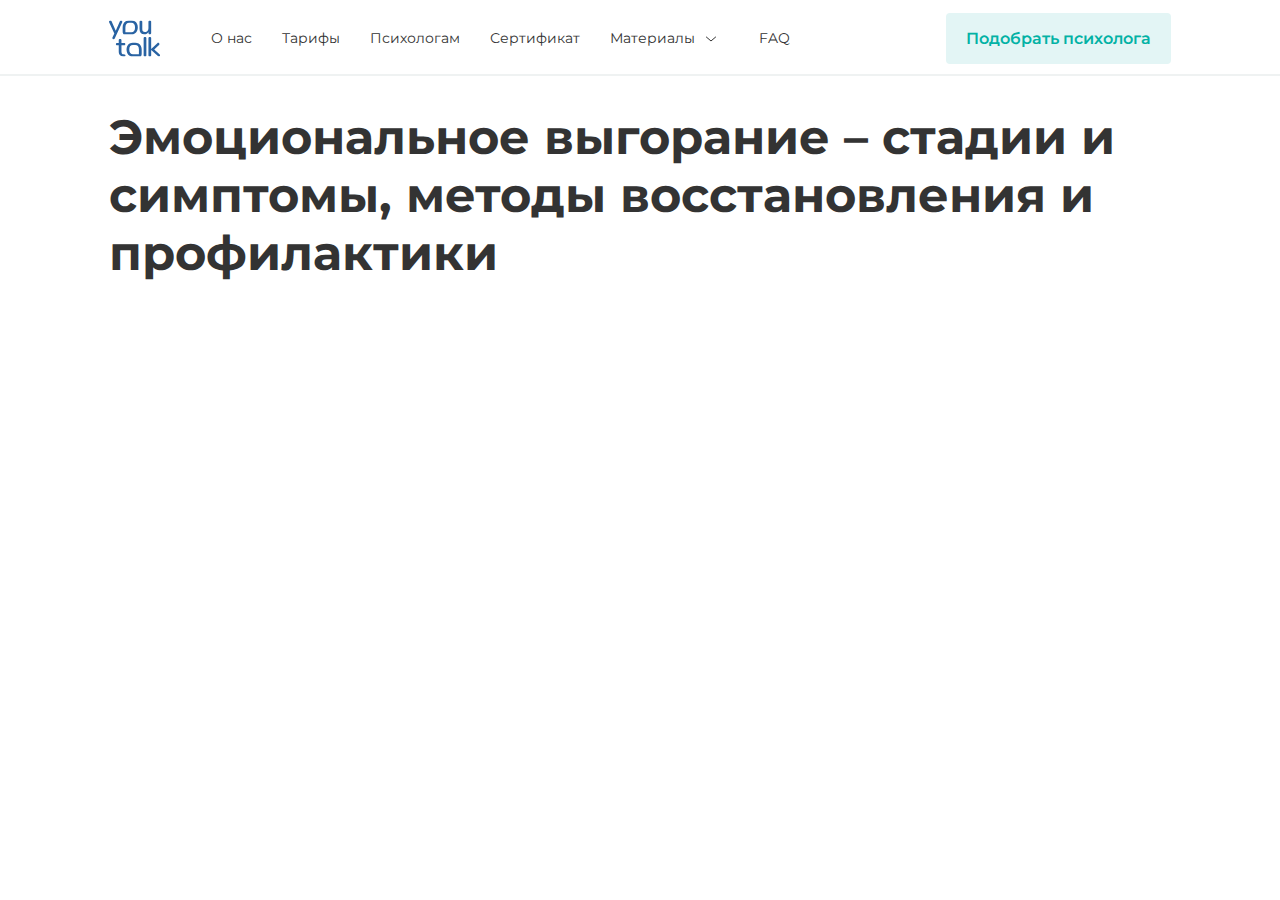
<file: Pages/ArticlesPage/article1.html>
<!DOCTYPE html>
<html lang="ru">
  <head>
    <meta charset="UTF-8" />
    <meta name="viewport" content="width=device-width, initial-scale=1.0" />
    <!-- Фавиконка -->
    <link rel="icon" href="/Icons/favicon-32x32.png" type="image/png" />
    <!-- Шрифт -->
    <link rel="preconnect" href="https://fonts.googleapis.com" />
    <link rel="preconnect" href="https://fonts.gstatic.com" crossorigin />
    <link
      href="https://fonts.googleapis.com/css2?family=Montserrat:ital,wght@0,100..900;1,100..900&display=swap"
      rel="stylesheet"
    />
    <!-- Стили -->
    <link rel="stylesheet" href="/Stytes/index.css" />
    <!-- Заголовок -->
    <title>Статьи по психологии и психотерапии - читать психологические статьи и публикации.</title>
  </head>
  <body>
    <header id="header">
      <script src="/Scripts/Scroll.js"></script>
      <div class="header__container">
        <svg
          alt="Logo"
          width="51"
          height="51"
          viewBox="0 0 51 36"
          fill="none"
          xmlns="http://www.w3.org/2000/svg"
        >
          <g clip-path="url(#clip0_4492_2245)">
            <path
              d="M13.3302 1.2804C13.3303 1.11943 13.2953 0.960409 13.2279 0.814578C13.1604 0.668747 13.0621 0.539666 12.9398 0.436463C12.6952 0.205117 12.3717 0.0779848 12.0367 0.0815367C11.8038 0.0777518 11.5746 0.140646 11.3756 0.262943C11.1562 0.404074 10.9896 0.614972 10.902 0.862374L6.73786 10.2114L2.56334 0.84397C2.47188 0.611079 2.31107 0.412633 2.10314 0.276053C1.89521 0.139474 1.65042 0.0715042 1.40259 0.0815367C1.04757 0.079776 0.703499 0.205576 0.431833 0.436463C0.296375 0.538044 0.186622 0.670551 0.111538 0.823162C0.036454 0.975774 -0.00183214 1.14416 -0.000193683 1.31458C-0.00164511 1.48194 0.034856 1.64742 0.106512 1.79833L5.31166 12.9772L3.45342 16.9839C3.3752 17.1552 3.3293 17.3398 3.31809 17.5281C3.31575 17.6859 3.35009 17.8421 3.41834 17.9841C3.48659 18.1261 3.58685 18.25 3.71107 18.3458C3.95587 18.5555 4.26716 18.6694 4.58814 18.6665C4.82369 18.6655 5.05368 18.5941 5.24919 18.4614C5.46262 18.3199 5.62866 18.1164 5.72546 17.8778L13.2235 1.79833C13.2944 1.63509 13.3308 1.45867 13.3302 1.2804Z"
              fill="#2963A3"
            />
            <path
              d="M39.5071 12.5118C39.4991 12.6807 39.5263 12.8493 39.5868 13.0069C39.6473 13.1645 39.7399 13.3075 39.8585 13.4267C39.982 13.5416 40.1267 13.6306 40.2844 13.6888C40.442 13.747 40.6095 13.7732 40.7772 13.7659C41.1428 13.7818 41.5002 13.6536 41.774 13.4083C41.9002 13.2915 42.0001 13.1486 42.067 12.9894C42.1339 12.8302 42.1662 12.6584 42.1618 12.4855V1.3908C42.1708 1.21084 42.1431 1.03093 42.0804 0.862232C42.0178 0.693535 41.9214 0.539656 41.7974 0.410152C41.5163 0.179307 41.1644 0.0543847 40.8022 0.0567829C40.4399 0.0591811 40.0897 0.188751 39.8116 0.423298C39.6856 0.549219 39.587 0.700291 39.522 0.866874C39.457 1.03346 39.4271 1.21189 39.4343 1.3908V7.79787C39.4343 8.94064 39.115 9.85819 38.4765 10.5505C38.1492 10.8971 37.7523 11.1689 37.3123 11.3476C36.8724 11.5262 36.3997 11.6077 35.926 11.5864C35.029 11.5864 34.3636 11.3322 33.9298 10.8239C33.4961 10.3157 33.28 9.52693 33.2818 8.45777V1.3908C33.2908 1.21084 33.2631 1.03093 33.2005 0.862232C33.1378 0.693535 33.0414 0.539656 32.9174 0.410152C32.7839 0.287248 32.6274 0.192539 32.4571 0.131589C32.2868 0.0706386 32.1062 0.0446762 31.9258 0.0552264C31.7423 0.044194 31.5584 0.0698661 31.3846 0.130771C31.2109 0.191677 31.0508 0.286617 30.9134 0.410152C30.7882 0.538814 30.6911 0.692558 30.6284 0.861466C30.5656 1.03037 30.5386 1.2107 30.5491 1.3908V8.48932C30.5491 12.0508 32.1505 13.8316 35.3534 13.8316C36.2042 13.8433 37.0441 13.6371 37.7946 13.2322C38.523 12.833 39.1186 12.2258 39.5071 11.4865V12.5118Z"
              fill="#2963A3"
            />
            <path
              d="M15.3551 33.8917L14.5977 33.8364C13.8794 33.7821 13.3442 33.5551 12.992 33.1555C12.6432 32.7559 12.4714 32.1275 12.4714 31.2731V24.6767H15.1339C15.4483 24.7007 15.7604 24.6071 16.0109 24.4138C16.1171 24.3137 16.2 24.191 16.2536 24.0546C16.3071 23.9182 16.33 23.7715 16.3207 23.6251C16.329 23.4788 16.3055 23.3324 16.2521 23.1962C16.1986 23.0599 16.1163 22.9371 16.0109 22.8364C15.7647 22.6328 15.4515 22.5305 15.1339 22.5498H12.461V19.7419C12.4712 19.5607 12.4427 19.3794 12.3776 19.2103C12.3125 19.0411 12.2123 18.888 12.0837 18.7613C11.8092 18.5154 11.4508 18.3871 11.0843 18.4037C10.9052 18.3942 10.7261 18.4207 10.5572 18.4817C10.3883 18.5426 10.2331 18.6367 10.1005 18.7587C9.97531 18.8873 9.8782 19.0411 9.81544 19.21C9.75268 19.3789 9.72567 19.5592 9.73614 19.7393V22.5498H8.11734C7.79965 22.5299 7.48629 22.6323 7.24028 22.8364C7.13405 22.9366 7.05098 23.0592 6.997 23.1955C6.94302 23.3319 6.91945 23.4785 6.92797 23.6251C6.92797 24.3262 7.32443 24.6767 8.11734 24.6767H9.73614V31.0838C9.73614 32.6271 10.0953 33.797 10.8162 34.5857C11.5371 35.3745 12.6224 35.8267 14.0798 35.9371L14.8086 35.9897C15.2321 36.0514 15.6639 35.9701 16.037 35.7583C16.1722 35.6685 16.282 35.5447 16.3555 35.399C16.4289 35.2533 16.4636 35.0908 16.456 34.9275C16.4634 34.7955 16.4441 34.6633 16.3994 34.539C16.3547 34.4147 16.2854 34.3009 16.1957 34.2045C15.959 34.0065 15.6624 33.8961 15.3551 33.8917Z"
              fill="#2963A3"
            />
            <path
              d="M36.0118 16.4976C35.6534 16.4854 35.3031 16.6071 35.028 16.8394C34.8939 16.9653 34.7892 17.1198 34.7217 17.2917C34.6541 17.4637 34.6254 17.6486 34.6376 17.8332V34.683C34.6246 34.8657 34.6529 35.0489 34.7206 35.2189C34.7882 35.3888 34.8934 35.5409 35.028 35.6636C35.3067 35.8877 35.6558 36.0034 36.0118 35.9896C36.3648 36.0049 36.7111 35.8889 36.9851 35.6636C37.1159 35.5385 37.2176 35.3857 37.2828 35.2161C37.3481 35.0465 37.3753 34.8644 37.3625 34.683V17.8332C37.3745 17.6498 37.347 17.466 37.2819 17.2944C37.2167 17.1228 37.1155 16.9676 36.9851 16.8394C36.7147 16.606 36.3672 16.484 36.0118 16.4976Z"
              fill="#2963A3"
            />
            <path
              d="M50.5131 33.6997L45.2247 28.9831L50.0291 24.54C50.1683 24.4229 50.2814 24.2773 50.3608 24.1128C50.4402 23.9482 50.4841 23.7686 50.4897 23.5856C50.4811 23.2483 50.3445 22.9273 50.1081 22.689C49.8716 22.4506 49.5536 22.3133 49.2197 22.3053C48.8832 22.327 48.5664 22.473 48.3296 22.7154L42.1771 28.5204V17.8332C42.1897 17.6498 42.1624 17.4658 42.0972 17.2941C42.032 17.1225 41.9305 16.9673 41.7997 16.8394C41.5303 16.606 41.1836 16.4839 40.829 16.4976C40.4698 16.4853 40.1186 16.6069 39.8426 16.8394C39.7085 16.9653 39.6038 17.1198 39.5363 17.2918C39.4687 17.4637 39.44 17.6487 39.4522 17.8332V34.6593C39.44 34.8443 39.4687 35.0296 39.5362 35.202C39.6037 35.3743 39.7084 35.5293 39.8426 35.6557C40.119 35.8873 40.4701 36.008 40.829 35.9949C41.1833 36.0094 41.53 35.8882 41.7997 35.6557C41.9306 35.5273 42.0321 35.3717 42.0973 35.1996C42.1624 35.0275 42.1897 34.8431 42.1771 34.6593V29.6115L48.8969 35.6084C49.1412 35.8532 49.4716 35.9903 49.8156 35.9896C49.9738 35.9905 50.1303 35.9568 50.2745 35.891C50.4187 35.8253 50.5471 35.7289 50.6511 35.6084C50.8844 35.3667 51.0135 35.0416 51.0102 34.704C51.0095 34.5092 50.9643 34.3173 50.8781 34.1431C50.7918 33.9689 50.667 33.8171 50.5131 33.6997Z"
              fill="#2963A3"
            />
            <path
              d="M15.3343 13.8212H22.33C23.5218 13.8473 24.6994 13.5563 25.7446 12.9773C26.719 12.417 27.5076 11.5782 28.0114 10.5664C28.5603 9.4342 28.8325 8.18555 28.8052 6.92515C28.8357 5.65685 28.5634 4.39979 28.0114 3.26021C27.5092 2.24593 26.7203 1.40505 25.7446 0.844087C24.6994 0.265099 23.5218 -0.0259512 22.33 0.000152312H20.1204C18.9295 -0.0259836 17.7527 0.265083 16.7085 0.844087C15.7316 1.40353 14.9423 2.24482 14.4416 3.26021C13.8888 4.39956 13.6156 5.65664 13.6452 6.92515V10.7794C13.6452 13.001 14.2074 13.8212 15.3343 13.8212ZM17.3695 3.41796C18.0184 2.61171 18.9354 2.20858 20.1204 2.20858H22.33C23.5168 2.20858 24.4346 2.61346 25.0835 3.42322C25.7325 4.23297 26.056 5.40028 26.0543 6.92515C26.0543 8.4693 25.7351 9.64099 25.0966 10.4402C24.4581 11.2395 23.5359 11.64 22.33 11.6417H16.43C16.43 11.6417 16.3962 8.46842 16.3962 6.92515C16.3962 5.38188 16.7215 4.23034 17.3695 3.41796Z"
              fill="#2963A3"
            />
            <path
              d="M29.6094 23.023C28.5657 22.4423 27.3887 22.1502 26.1974 22.1764H23.9878C22.7959 22.1515 21.6184 22.4434 20.5733 23.023C19.5977 23.5829 18.8087 24.4229 18.3064 25.4365C17.7604 26.5777 17.4927 27.8343 17.5257 29.1014C17.4952 30.3607 17.7629 31.609 18.3064 32.7427C18.8095 33.755 19.5983 34.594 20.5733 35.1536C21.6186 35.7322 22.7961 36.0232 23.9878 35.9975H30.9836C32.1131 35.9975 32.6726 35.1772 32.6726 32.9478V29.1014C32.7029 27.8328 32.4297 26.5756 31.8762 25.4365C31.3756 24.4218 30.5862 23.5813 29.6094 23.023ZM29.8879 33.818H23.9878C22.7855 33.818 21.8633 33.4184 21.2213 32.6191C20.5793 31.8199 20.261 30.6473 20.2662 29.1014C20.2662 27.5731 20.5898 26.4057 21.2369 25.5995C21.8841 24.7932 22.8011 24.3884 23.9878 24.3849H26.1974C27.3842 24.3849 28.302 24.7897 28.951 25.5995C29.5999 26.4092 29.9261 27.5766 29.9295 29.1014C29.9295 30.6447 29.8879 33.818 29.8879 33.818Z"
              fill="#2963A3"
            />
          </g>
          <defs>
            <clipPath id="clip0_4492_2245">
              <rect width="51" height="36" fill="white" />
            </clipPath>
          </defs>
        </svg>
        <nav class="header__nav">
          <ul class="header__links">
            <li class="nav__item">
              <a href="/Pages/About.html" target="_blank" rel="nofollow noopenner noreferrer"
                >О нас</a
              >
            </li>
            <li class="nav__item">
              <a href="/Pages/Tariffs.html" target="_blank" rel="nofollow noopenner noreferrer"
                >Тарифы</a
              >
            </li>
            <li class="nav__item">
              <a href="/Pages/Business.html" target="_blank" rel="nofollow noopenner noreferrer"
                >Психологам</a
              >
            </li>
            <li class="nav__item">
              <a href="/Pages/Materials.html" target="_blank" rel="nofollow noopenner noreferrer"
                >Сертификат</a
              >
            </li>
            <li class="nav__item">
              <div class="header__DropdownMenu">
                <button
                  class="DropdownMenu__item"
                  href="/Pages/Certificate.html"
                  target="_blank"
                  rel="nofollow noopenner noreferrer"
                >
                  Материалы
                </button>
                <svg
                  xmlns="http://www.w3.org/2000/svg"
                  width="24"
                  height="24"
                  viewBox="0 0 24 4.2"
                  fill="none"
                >
                  <path
                    d="M1.09998 0.899902L5.99998 5.0999L10.9 0.899902"
                    strokeLinecap="round"
                    strokeLinejoin="round"
                  />
                </svg>
              </div>
            </li>

            <li class="nav__item">
              <a href="/Pages/FAQ.html" target="_blank" rel="nofollow noopenner noreferrer">FAQ</a>
            </li>
          </ul>
        </nav>
        <button class="header__button">
          <a href="/Pages/Wizard.html" target="_blank" rel="nofollow noopenner noreferrer"></a
          >Подобрать психолога
        </button>
      </div>
    </header>
    <main>
      <h1>Эмоциональное выгорание – стадии и симптомы, методы восстановления и профилактики</h1>
    </main>
  </body>
</html>
</file>
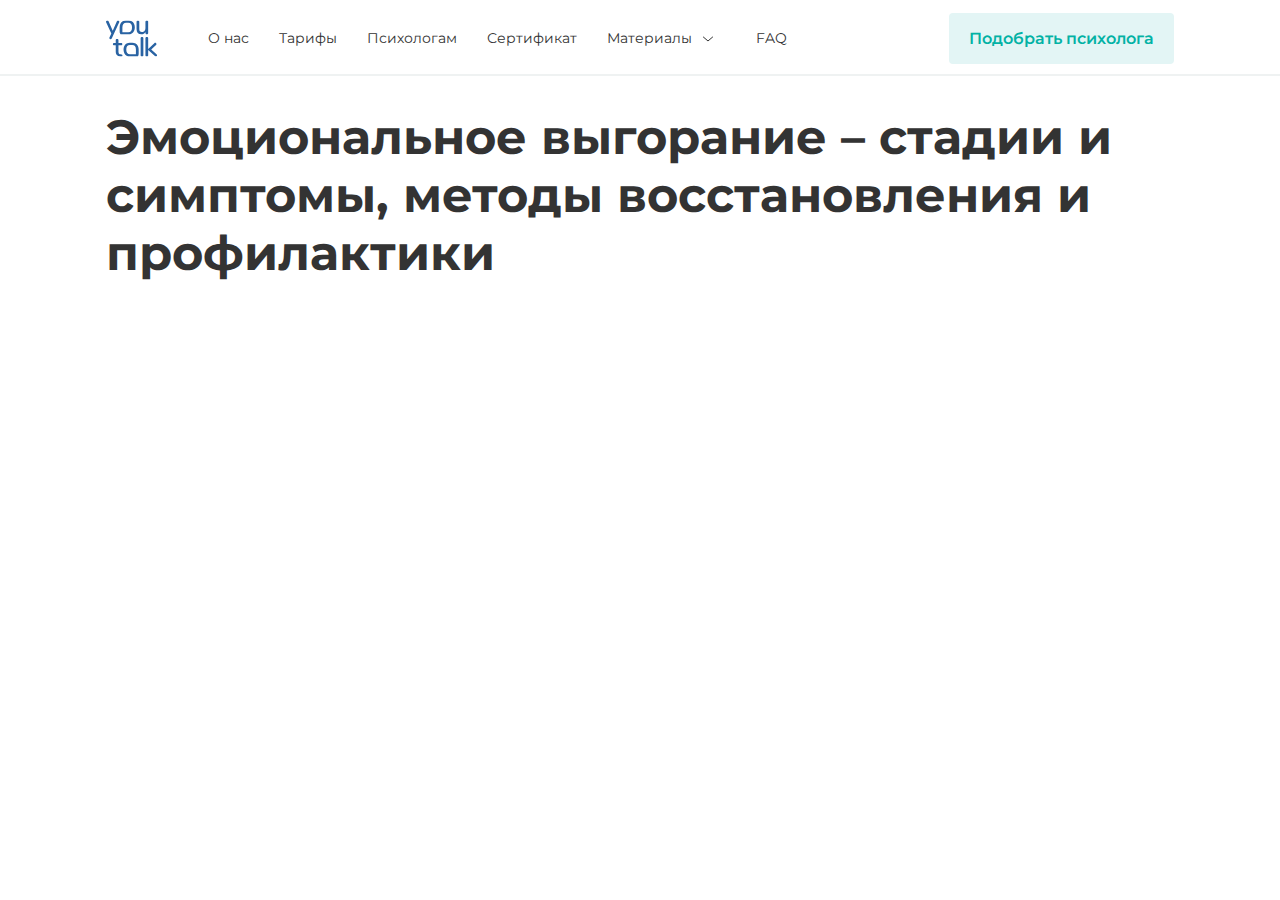
<file: Pages/ArticlesPages/article1.html>
<!DOCTYPE html>
<html lang="ru">
  <head>
    <meta charset="UTF-8" />
    <meta name="viewport" content="width=device-width, initial-scale=1.0" />
    <!-- Фавиконка -->
    <link rel="icon" href="/Icons/favicon-32x32.png" type="image/png" />
    <!-- Шрифт -->
    <link rel="preconnect" href="https://fonts.googleapis.com" />
    <link rel="preconnect" href="https://fonts.gstatic.com" crossorigin />
    <link
      href="https://fonts.googleapis.com/css2?family=Montserrat:ital,wght@0,100..900;1,100..900&display=swap"
      rel="stylesheet"
    />
    <!-- Стили -->
    <link rel="stylesheet" href="/Styles/index.css" />
    <!-- Заголовок -->
    <title>Статьи по психологии и психотерапии - читать психологические статьи и публикации.</title>
  </head>
  <body>
    <header id="header">
      <script src="/Scripts/Scroll.js"></script>
      <div class="header__container">
        <svg
          alt="Logo"
          width="51"
          height="51"
          viewBox="0 0 51 36"
          fill="none"
          xmlns="http://www.w3.org/2000/svg"
        >
          <g clip-path="url(#clip0_4492_2245)">
            <path
              d="M13.3302 1.2804C13.3303 1.11943 13.2953 0.960409 13.2279 0.814578C13.1604 0.668747 13.0621 0.539666 12.9398 0.436463C12.6952 0.205117 12.3717 0.0779848 12.0367 0.0815367C11.8038 0.0777518 11.5746 0.140646 11.3756 0.262943C11.1562 0.404074 10.9896 0.614972 10.902 0.862374L6.73786 10.2114L2.56334 0.84397C2.47188 0.611079 2.31107 0.412633 2.10314 0.276053C1.89521 0.139474 1.65042 0.0715042 1.40259 0.0815367C1.04757 0.079776 0.703499 0.205576 0.431833 0.436463C0.296375 0.538044 0.186622 0.670551 0.111538 0.823162C0.036454 0.975774 -0.00183214 1.14416 -0.000193683 1.31458C-0.00164511 1.48194 0.034856 1.64742 0.106512 1.79833L5.31166 12.9772L3.45342 16.9839C3.3752 17.1552 3.3293 17.3398 3.31809 17.5281C3.31575 17.6859 3.35009 17.8421 3.41834 17.9841C3.48659 18.1261 3.58685 18.25 3.71107 18.3458C3.95587 18.5555 4.26716 18.6694 4.58814 18.6665C4.82369 18.6655 5.05368 18.5941 5.24919 18.4614C5.46262 18.3199 5.62866 18.1164 5.72546 17.8778L13.2235 1.79833C13.2944 1.63509 13.3308 1.45867 13.3302 1.2804Z"
              fill="#2963A3"
            />
            <path
              d="M39.5071 12.5118C39.4991 12.6807 39.5263 12.8493 39.5868 13.0069C39.6473 13.1645 39.7399 13.3075 39.8585 13.4267C39.982 13.5416 40.1267 13.6306 40.2844 13.6888C40.442 13.747 40.6095 13.7732 40.7772 13.7659C41.1428 13.7818 41.5002 13.6536 41.774 13.4083C41.9002 13.2915 42.0001 13.1486 42.067 12.9894C42.1339 12.8302 42.1662 12.6584 42.1618 12.4855V1.3908C42.1708 1.21084 42.1431 1.03093 42.0804 0.862232C42.0178 0.693535 41.9214 0.539656 41.7974 0.410152C41.5163 0.179307 41.1644 0.0543847 40.8022 0.0567829C40.4399 0.0591811 40.0897 0.188751 39.8116 0.423298C39.6856 0.549219 39.587 0.700291 39.522 0.866874C39.457 1.03346 39.4271 1.21189 39.4343 1.3908V7.79787C39.4343 8.94064 39.115 9.85819 38.4765 10.5505C38.1492 10.8971 37.7523 11.1689 37.3123 11.3476C36.8724 11.5262 36.3997 11.6077 35.926 11.5864C35.029 11.5864 34.3636 11.3322 33.9298 10.8239C33.4961 10.3157 33.28 9.52693 33.2818 8.45777V1.3908C33.2908 1.21084 33.2631 1.03093 33.2005 0.862232C33.1378 0.693535 33.0414 0.539656 32.9174 0.410152C32.7839 0.287248 32.6274 0.192539 32.4571 0.131589C32.2868 0.0706386 32.1062 0.0446762 31.9258 0.0552264C31.7423 0.044194 31.5584 0.0698661 31.3846 0.130771C31.2109 0.191677 31.0508 0.286617 30.9134 0.410152C30.7882 0.538814 30.6911 0.692558 30.6284 0.861466C30.5656 1.03037 30.5386 1.2107 30.5491 1.3908V8.48932C30.5491 12.0508 32.1505 13.8316 35.3534 13.8316C36.2042 13.8433 37.0441 13.6371 37.7946 13.2322C38.523 12.833 39.1186 12.2258 39.5071 11.4865V12.5118Z"
              fill="#2963A3"
            />
            <path
              d="M15.3551 33.8917L14.5977 33.8364C13.8794 33.7821 13.3442 33.5551 12.992 33.1555C12.6432 32.7559 12.4714 32.1275 12.4714 31.2731V24.6767H15.1339C15.4483 24.7007 15.7604 24.6071 16.0109 24.4138C16.1171 24.3137 16.2 24.191 16.2536 24.0546C16.3071 23.9182 16.33 23.7715 16.3207 23.6251C16.329 23.4788 16.3055 23.3324 16.2521 23.1962C16.1986 23.0599 16.1163 22.9371 16.0109 22.8364C15.7647 22.6328 15.4515 22.5305 15.1339 22.5498H12.461V19.7419C12.4712 19.5607 12.4427 19.3794 12.3776 19.2103C12.3125 19.0411 12.2123 18.888 12.0837 18.7613C11.8092 18.5154 11.4508 18.3871 11.0843 18.4037C10.9052 18.3942 10.7261 18.4207 10.5572 18.4817C10.3883 18.5426 10.2331 18.6367 10.1005 18.7587C9.97531 18.8873 9.8782 19.0411 9.81544 19.21C9.75268 19.3789 9.72567 19.5592 9.73614 19.7393V22.5498H8.11734C7.79965 22.5299 7.48629 22.6323 7.24028 22.8364C7.13405 22.9366 7.05098 23.0592 6.997 23.1955C6.94302 23.3319 6.91945 23.4785 6.92797 23.6251C6.92797 24.3262 7.32443 24.6767 8.11734 24.6767H9.73614V31.0838C9.73614 32.6271 10.0953 33.797 10.8162 34.5857C11.5371 35.3745 12.6224 35.8267 14.0798 35.9371L14.8086 35.9897C15.2321 36.0514 15.6639 35.9701 16.037 35.7583C16.1722 35.6685 16.282 35.5447 16.3555 35.399C16.4289 35.2533 16.4636 35.0908 16.456 34.9275C16.4634 34.7955 16.4441 34.6633 16.3994 34.539C16.3547 34.4147 16.2854 34.3009 16.1957 34.2045C15.959 34.0065 15.6624 33.8961 15.3551 33.8917Z"
              fill="#2963A3"
            />
            <path
              d="M36.0118 16.4976C35.6534 16.4854 35.3031 16.6071 35.028 16.8394C34.8939 16.9653 34.7892 17.1198 34.7217 17.2917C34.6541 17.4637 34.6254 17.6486 34.6376 17.8332V34.683C34.6246 34.8657 34.6529 35.0489 34.7206 35.2189C34.7882 35.3888 34.8934 35.5409 35.028 35.6636C35.3067 35.8877 35.6558 36.0034 36.0118 35.9896C36.3648 36.0049 36.7111 35.8889 36.9851 35.6636C37.1159 35.5385 37.2176 35.3857 37.2828 35.2161C37.3481 35.0465 37.3753 34.8644 37.3625 34.683V17.8332C37.3745 17.6498 37.347 17.466 37.2819 17.2944C37.2167 17.1228 37.1155 16.9676 36.9851 16.8394C36.7147 16.606 36.3672 16.484 36.0118 16.4976Z"
              fill="#2963A3"
            />
            <path
              d="M50.5131 33.6997L45.2247 28.9831L50.0291 24.54C50.1683 24.4229 50.2814 24.2773 50.3608 24.1128C50.4402 23.9482 50.4841 23.7686 50.4897 23.5856C50.4811 23.2483 50.3445 22.9273 50.1081 22.689C49.8716 22.4506 49.5536 22.3133 49.2197 22.3053C48.8832 22.327 48.5664 22.473 48.3296 22.7154L42.1771 28.5204V17.8332C42.1897 17.6498 42.1624 17.4658 42.0972 17.2941C42.032 17.1225 41.9305 16.9673 41.7997 16.8394C41.5303 16.606 41.1836 16.4839 40.829 16.4976C40.4698 16.4853 40.1186 16.6069 39.8426 16.8394C39.7085 16.9653 39.6038 17.1198 39.5363 17.2918C39.4687 17.4637 39.44 17.6487 39.4522 17.8332V34.6593C39.44 34.8443 39.4687 35.0296 39.5362 35.202C39.6037 35.3743 39.7084 35.5293 39.8426 35.6557C40.119 35.8873 40.4701 36.008 40.829 35.9949C41.1833 36.0094 41.53 35.8882 41.7997 35.6557C41.9306 35.5273 42.0321 35.3717 42.0973 35.1996C42.1624 35.0275 42.1897 34.8431 42.1771 34.6593V29.6115L48.8969 35.6084C49.1412 35.8532 49.4716 35.9903 49.8156 35.9896C49.9738 35.9905 50.1303 35.9568 50.2745 35.891C50.4187 35.8253 50.5471 35.7289 50.6511 35.6084C50.8844 35.3667 51.0135 35.0416 51.0102 34.704C51.0095 34.5092 50.9643 34.3173 50.8781 34.1431C50.7918 33.9689 50.667 33.8171 50.5131 33.6997Z"
              fill="#2963A3"
            />
            <path
              d="M15.3343 13.8212H22.33C23.5218 13.8473 24.6994 13.5563 25.7446 12.9773C26.719 12.417 27.5076 11.5782 28.0114 10.5664C28.5603 9.4342 28.8325 8.18555 28.8052 6.92515C28.8357 5.65685 28.5634 4.39979 28.0114 3.26021C27.5092 2.24593 26.7203 1.40505 25.7446 0.844087C24.6994 0.265099 23.5218 -0.0259512 22.33 0.000152312H20.1204C18.9295 -0.0259836 17.7527 0.265083 16.7085 0.844087C15.7316 1.40353 14.9423 2.24482 14.4416 3.26021C13.8888 4.39956 13.6156 5.65664 13.6452 6.92515V10.7794C13.6452 13.001 14.2074 13.8212 15.3343 13.8212ZM17.3695 3.41796C18.0184 2.61171 18.9354 2.20858 20.1204 2.20858H22.33C23.5168 2.20858 24.4346 2.61346 25.0835 3.42322C25.7325 4.23297 26.056 5.40028 26.0543 6.92515C26.0543 8.4693 25.7351 9.64099 25.0966 10.4402C24.4581 11.2395 23.5359 11.64 22.33 11.6417H16.43C16.43 11.6417 16.3962 8.46842 16.3962 6.92515C16.3962 5.38188 16.7215 4.23034 17.3695 3.41796Z"
              fill="#2963A3"
            />
            <path
              d="M29.6094 23.023C28.5657 22.4423 27.3887 22.1502 26.1974 22.1764H23.9878C22.7959 22.1515 21.6184 22.4434 20.5733 23.023C19.5977 23.5829 18.8087 24.4229 18.3064 25.4365C17.7604 26.5777 17.4927 27.8343 17.5257 29.1014C17.4952 30.3607 17.7629 31.609 18.3064 32.7427C18.8095 33.755 19.5983 34.594 20.5733 35.1536C21.6186 35.7322 22.7961 36.0232 23.9878 35.9975H30.9836C32.1131 35.9975 32.6726 35.1772 32.6726 32.9478V29.1014C32.7029 27.8328 32.4297 26.5756 31.8762 25.4365C31.3756 24.4218 30.5862 23.5813 29.6094 23.023ZM29.8879 33.818H23.9878C22.7855 33.818 21.8633 33.4184 21.2213 32.6191C20.5793 31.8199 20.261 30.6473 20.2662 29.1014C20.2662 27.5731 20.5898 26.4057 21.2369 25.5995C21.8841 24.7932 22.8011 24.3884 23.9878 24.3849H26.1974C27.3842 24.3849 28.302 24.7897 28.951 25.5995C29.5999 26.4092 29.9261 27.5766 29.9295 29.1014C29.9295 30.6447 29.8879 33.818 29.8879 33.818Z"
              fill="#2963A3"
            />
          </g>
          <defs>
            <clipPath id="clip0_4492_2245">
              <rect width="51" height="36" fill="white" />
            </clipPath>
          </defs>
        </svg>
        <nav class="header__nav">
          <ul class="header__links">
            <li class="nav__item">
              <a href="/Pages/About.html" target="_blank" rel="nofollow noopenner noreferrer"
                >О нас</a
              >
            </li>
            <li class="nav__item">
              <a href="/Pages/Tariffs.html" target="_blank" rel="nofollow noopenner noreferrer"
                >Тарифы</a
              >
            </li>
            <li class="nav__item">
              <a href="/Pages/Business.html" target="_blank" rel="nofollow noopenner noreferrer"
                >Психологам</a
              >
            </li>
            <li class="nav__item">
              <a href="/Pages/Materials.html" target="_blank" rel="nofollow noopenner noreferrer"
                >Сертификат</a
              >
            </li>
            <li class="nav__item">
              <div class="header__DropdownMenu">
                <button
                  class="DropdownMenu__item"
                  href="/Pages/Certificate.html"
                  target="_blank"
                  rel="nofollow noopenner noreferrer"
                >
                  Материалы
                </button>
                <svg
                  xmlns="http://www.w3.org/2000/svg"
                  width="24"
                  height="24"
                  viewBox="0 0 24 4.2"
                  fill="none"
                >
                  <path
                    d="M1.09998 0.899902L5.99998 5.0999L10.9 0.899902"
                    strokeLinecap="round"
                    strokeLinejoin="round"
                  />
                </svg>
              </div>
            </li>

            <li class="nav__item">
              <a href="/Pages/FAQ.html" target="_blank" rel="nofollow noopenner noreferrer">FAQ</a>
            </li>
          </ul>
        </nav>
        <button class="header__button">
          <a href="/Pages/Wizard.html" target="_blank" rel="nofollow noopenner noreferrer"></a
          >Подобрать психолога
        </button>
      </div>
    </header>
    <main>
      <h1>Эмоциональное выгорание – стадии и симптомы, методы восстановления и профилактики</h1>
    </main>
  </body>
</html>
</file>
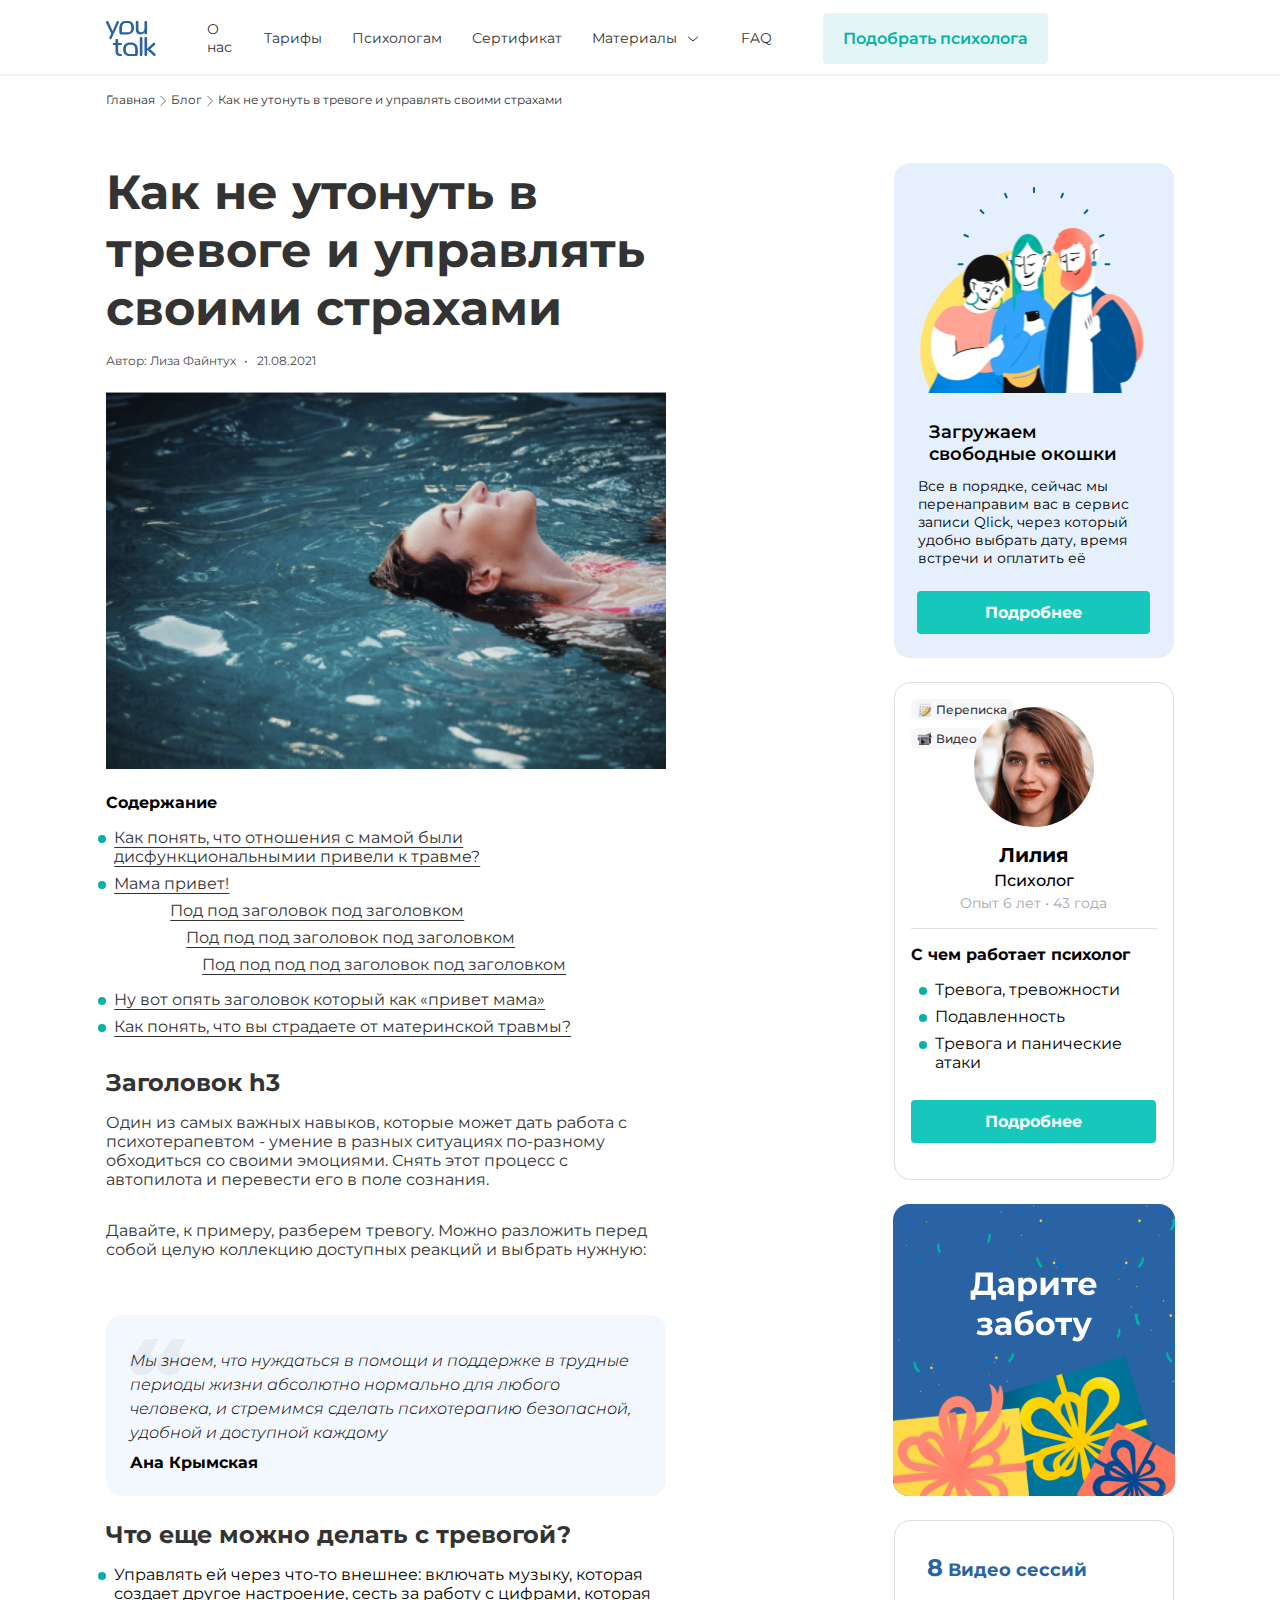
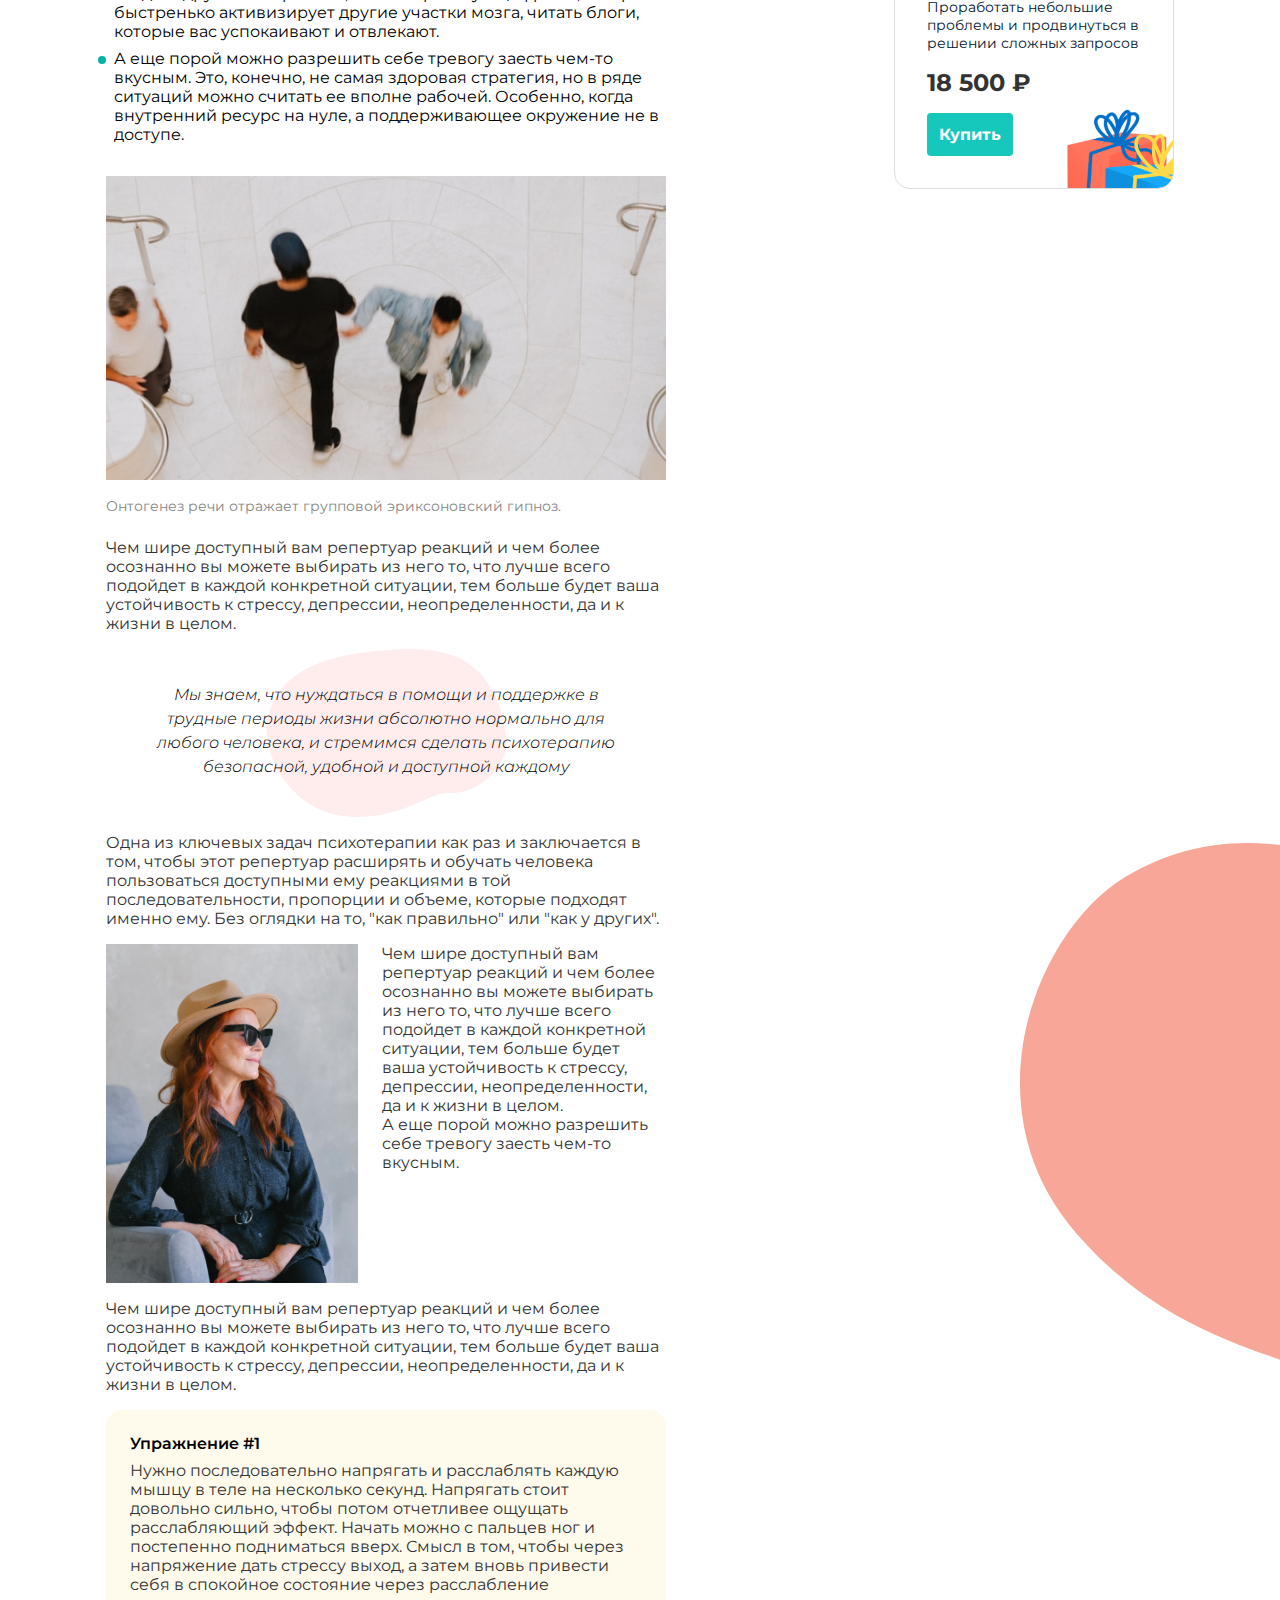
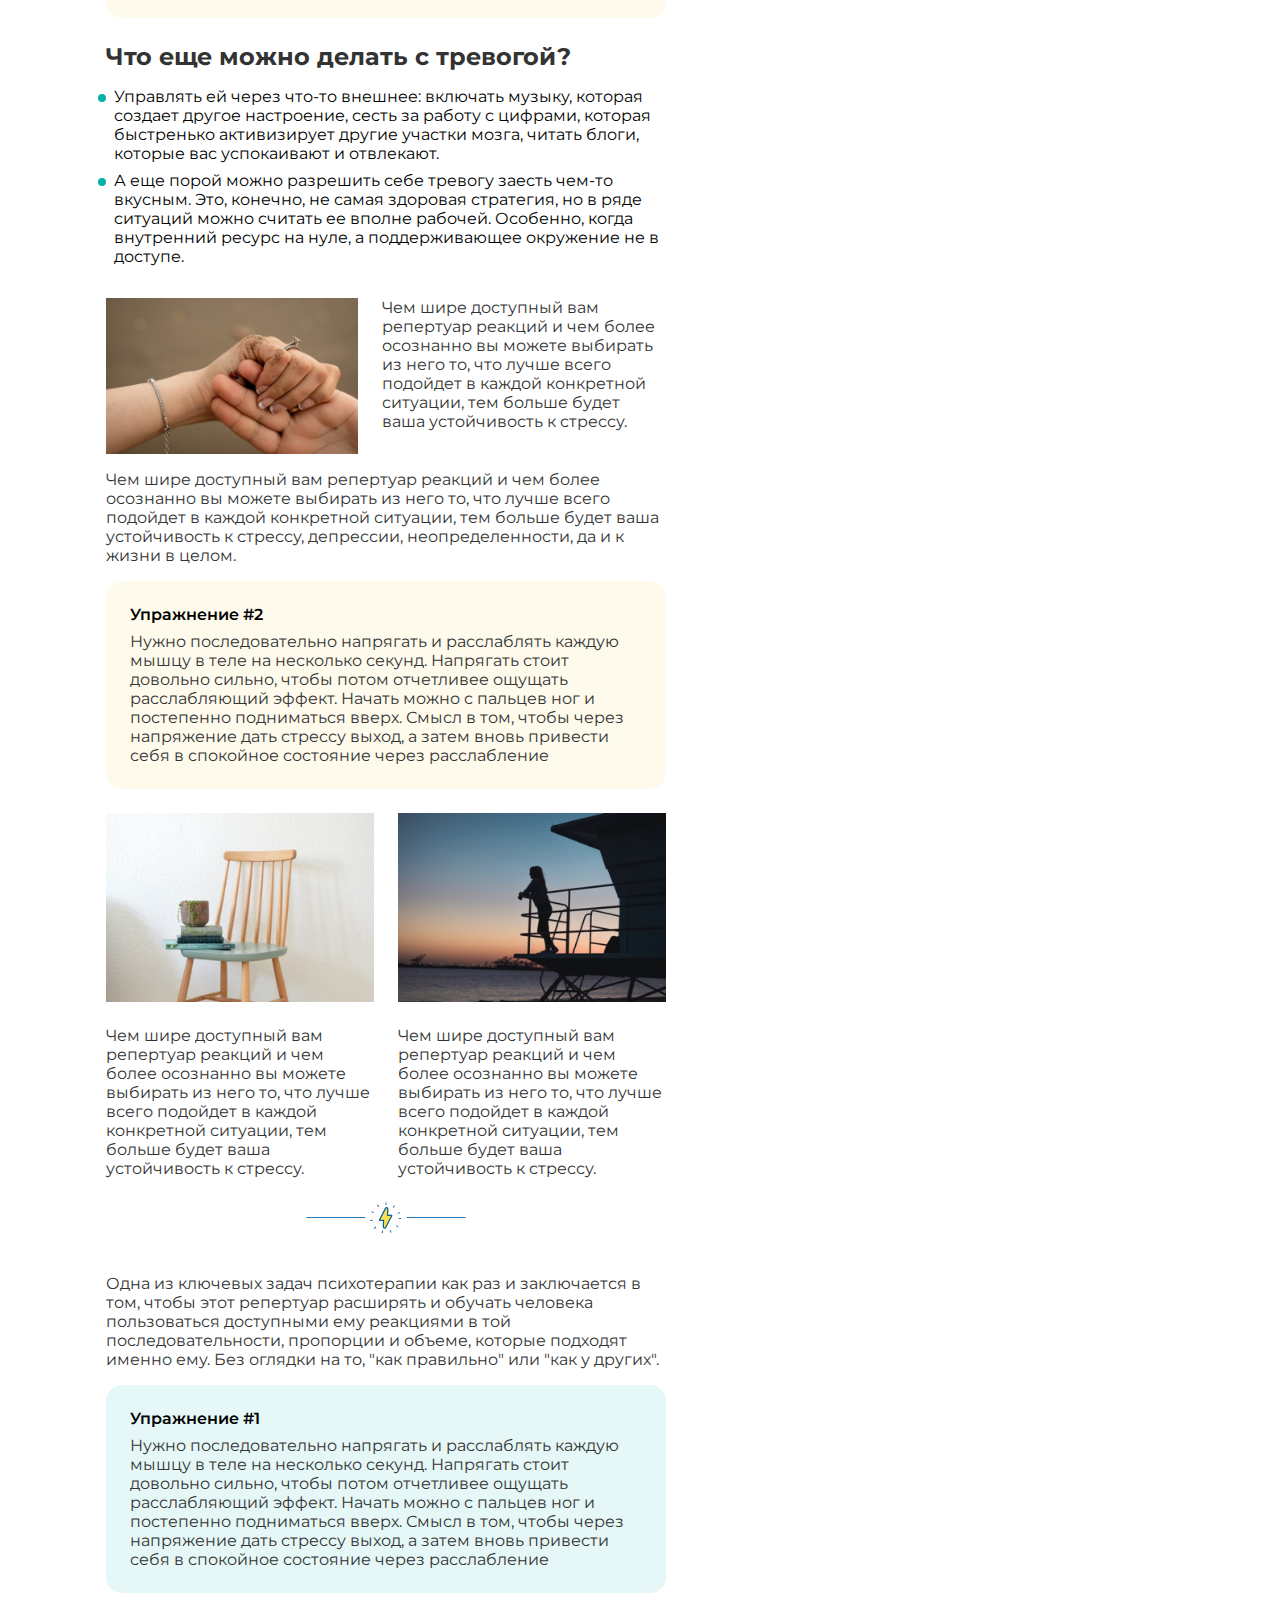
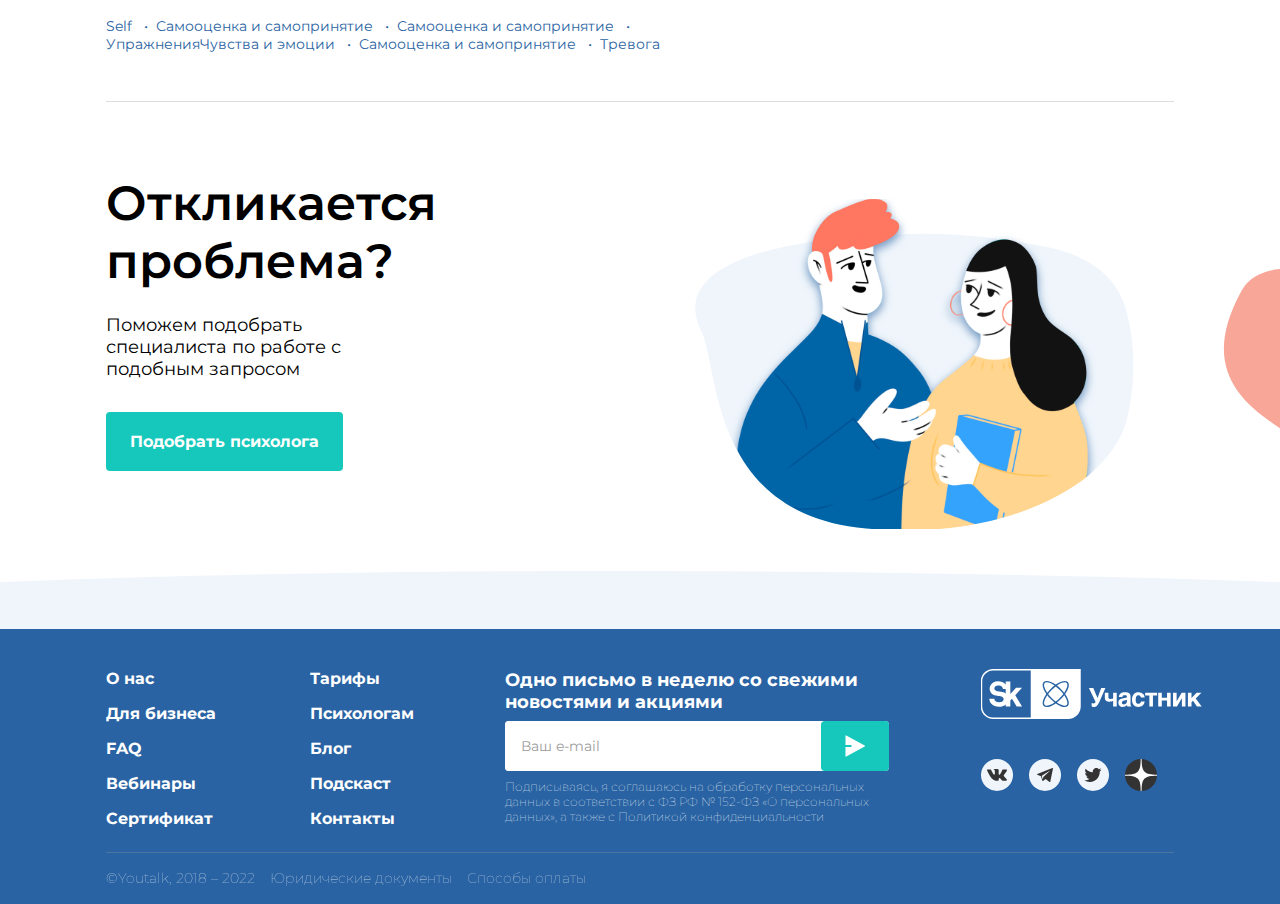
<file: Pages/ArticlesPages/article4.html>
<!DOCTYPE html>
<html lang="ru">
  <head>
    <meta charset="UTF-8" />
    <meta name="viewport" content="width=device-width, initial-scale=1.0" />
    <!-- Фавиконка -->
    <link rel="icon" href="/Icons/favicon-32x32.png" type="image/png" />
    <!-- Шрифт -->
    <link rel="preconnect" href="https://fonts.googleapis.com" />
    <link rel="preconnect" href="https://fonts.gstatic.com" crossorigin />
    <link
      href="https://fonts.googleapis.com/css2?family=Montserrat:ital,wght@0,100..900;1,100..900&display=swap"
      rel="stylesheet"
    />
    <!-- Стили -->
    <link rel="stylesheet" href="/Styles/index.css" />
    <link rel="stylesheet" href="/Styles/articlePage.css" />
    <!-- Заголовок -->
    <title>Статья: Как не утонуть в тревоге и управлять своими страхами.</title>
  </head>
  <body>
    <header>
      <div class="header__container">
        <svg
          width="51"
          height="51"
          viewBox="0 0 51 36"
          fill="none"
          xmlns="http://www.w3.org/2000/svg"
        >
          <g clip-path="url(#clip0_4492_2245)">
            <path
              d="M13.3302 1.2804C13.3303 1.11943 13.2953 0.960409 13.2279 0.814578C13.1604 0.668747 13.0621 0.539666 12.9398 0.436463C12.6952 0.205117 12.3717 0.0779848 12.0367 0.0815367C11.8038 0.0777518 11.5746 0.140646 11.3756 0.262943C11.1562 0.404074 10.9896 0.614972 10.902 0.862374L6.73786 10.2114L2.56334 0.84397C2.47188 0.611079 2.31107 0.412633 2.10314 0.276053C1.89521 0.139474 1.65042 0.0715042 1.40259 0.0815367C1.04757 0.079776 0.703499 0.205576 0.431833 0.436463C0.296375 0.538044 0.186622 0.670551 0.111538 0.823162C0.036454 0.975774 -0.00183214 1.14416 -0.000193683 1.31458C-0.00164511 1.48194 0.034856 1.64742 0.106512 1.79833L5.31166 12.9772L3.45342 16.9839C3.3752 17.1552 3.3293 17.3398 3.31809 17.5281C3.31575 17.6859 3.35009 17.8421 3.41834 17.9841C3.48659 18.1261 3.58685 18.25 3.71107 18.3458C3.95587 18.5555 4.26716 18.6694 4.58814 18.6665C4.82369 18.6655 5.05368 18.5941 5.24919 18.4614C5.46262 18.3199 5.62866 18.1164 5.72546 17.8778L13.2235 1.79833C13.2944 1.63509 13.3308 1.45867 13.3302 1.2804Z"
              fill="#2963A3"
            />
            <path
              d="M39.5071 12.5118C39.4991 12.6807 39.5263 12.8493 39.5868 13.0069C39.6473 13.1645 39.7399 13.3075 39.8585 13.4267C39.982 13.5416 40.1267 13.6306 40.2844 13.6888C40.442 13.747 40.6095 13.7732 40.7772 13.7659C41.1428 13.7818 41.5002 13.6536 41.774 13.4083C41.9002 13.2915 42.0001 13.1486 42.067 12.9894C42.1339 12.8302 42.1662 12.6584 42.1618 12.4855V1.3908C42.1708 1.21084 42.1431 1.03093 42.0804 0.862232C42.0178 0.693535 41.9214 0.539656 41.7974 0.410152C41.5163 0.179307 41.1644 0.0543847 40.8022 0.0567829C40.4399 0.0591811 40.0897 0.188751 39.8116 0.423298C39.6856 0.549219 39.587 0.700291 39.522 0.866874C39.457 1.03346 39.4271 1.21189 39.4343 1.3908V7.79787C39.4343 8.94064 39.115 9.85819 38.4765 10.5505C38.1492 10.8971 37.7523 11.1689 37.3123 11.3476C36.8724 11.5262 36.3997 11.6077 35.926 11.5864C35.029 11.5864 34.3636 11.3322 33.9298 10.8239C33.4961 10.3157 33.28 9.52693 33.2818 8.45777V1.3908C33.2908 1.21084 33.2631 1.03093 33.2005 0.862232C33.1378 0.693535 33.0414 0.539656 32.9174 0.410152C32.7839 0.287248 32.6274 0.192539 32.4571 0.131589C32.2868 0.0706386 32.1062 0.0446762 31.9258 0.0552264C31.7423 0.044194 31.5584 0.0698661 31.3846 0.130771C31.2109 0.191677 31.0508 0.286617 30.9134 0.410152C30.7882 0.538814 30.6911 0.692558 30.6284 0.861466C30.5656 1.03037 30.5386 1.2107 30.5491 1.3908V8.48932C30.5491 12.0508 32.1505 13.8316 35.3534 13.8316C36.2042 13.8433 37.0441 13.6371 37.7946 13.2322C38.523 12.833 39.1186 12.2258 39.5071 11.4865V12.5118Z"
              fill="#2963A3"
            />
            <path
              d="M15.3551 33.8917L14.5977 33.8364C13.8794 33.7821 13.3442 33.5551 12.992 33.1555C12.6432 32.7559 12.4714 32.1275 12.4714 31.2731V24.6767H15.1339C15.4483 24.7007 15.7604 24.6071 16.0109 24.4138C16.1171 24.3137 16.2 24.191 16.2536 24.0546C16.3071 23.9182 16.33 23.7715 16.3207 23.6251C16.329 23.4788 16.3055 23.3324 16.2521 23.1962C16.1986 23.0599 16.1163 22.9371 16.0109 22.8364C15.7647 22.6328 15.4515 22.5305 15.1339 22.5498H12.461V19.7419C12.4712 19.5607 12.4427 19.3794 12.3776 19.2103C12.3125 19.0411 12.2123 18.888 12.0837 18.7613C11.8092 18.5154 11.4508 18.3871 11.0843 18.4037C10.9052 18.3942 10.7261 18.4207 10.5572 18.4817C10.3883 18.5426 10.2331 18.6367 10.1005 18.7587C9.97531 18.8873 9.8782 19.0411 9.81544 19.21C9.75268 19.3789 9.72567 19.5592 9.73614 19.7393V22.5498H8.11734C7.79965 22.5299 7.48629 22.6323 7.24028 22.8364C7.13405 22.9366 7.05098 23.0592 6.997 23.1955C6.94302 23.3319 6.91945 23.4785 6.92797 23.6251C6.92797 24.3262 7.32443 24.6767 8.11734 24.6767H9.73614V31.0838C9.73614 32.6271 10.0953 33.797 10.8162 34.5857C11.5371 35.3745 12.6224 35.8267 14.0798 35.9371L14.8086 35.9897C15.2321 36.0514 15.6639 35.9701 16.037 35.7583C16.1722 35.6685 16.282 35.5447 16.3555 35.399C16.4289 35.2533 16.4636 35.0908 16.456 34.9275C16.4634 34.7955 16.4441 34.6633 16.3994 34.539C16.3547 34.4147 16.2854 34.3009 16.1957 34.2045C15.959 34.0065 15.6624 33.8961 15.3551 33.8917Z"
              fill="#2963A3"
            />
            <path
              d="M36.0118 16.4976C35.6534 16.4854 35.3031 16.6071 35.028 16.8394C34.8939 16.9653 34.7892 17.1198 34.7217 17.2917C34.6541 17.4637 34.6254 17.6486 34.6376 17.8332V34.683C34.6246 34.8657 34.6529 35.0489 34.7206 35.2189C34.7882 35.3888 34.8934 35.5409 35.028 35.6636C35.3067 35.8877 35.6558 36.0034 36.0118 35.9896C36.3648 36.0049 36.7111 35.8889 36.9851 35.6636C37.1159 35.5385 37.2176 35.3857 37.2828 35.2161C37.3481 35.0465 37.3753 34.8644 37.3625 34.683V17.8332C37.3745 17.6498 37.347 17.466 37.2819 17.2944C37.2167 17.1228 37.1155 16.9676 36.9851 16.8394C36.7147 16.606 36.3672 16.484 36.0118 16.4976Z"
              fill="#2963A3"
            />
            <path
              d="M50.5131 33.6997L45.2247 28.9831L50.0291 24.54C50.1683 24.4229 50.2814 24.2773 50.3608 24.1128C50.4402 23.9482 50.4841 23.7686 50.4897 23.5856C50.4811 23.2483 50.3445 22.9273 50.1081 22.689C49.8716 22.4506 49.5536 22.3133 49.2197 22.3053C48.8832 22.327 48.5664 22.473 48.3296 22.7154L42.1771 28.5204V17.8332C42.1897 17.6498 42.1624 17.4658 42.0972 17.2941C42.032 17.1225 41.9305 16.9673 41.7997 16.8394C41.5303 16.606 41.1836 16.4839 40.829 16.4976C40.4698 16.4853 40.1186 16.6069 39.8426 16.8394C39.7085 16.9653 39.6038 17.1198 39.5363 17.2918C39.4687 17.4637 39.44 17.6487 39.4522 17.8332V34.6593C39.44 34.8443 39.4687 35.0296 39.5362 35.202C39.6037 35.3743 39.7084 35.5293 39.8426 35.6557C40.119 35.8873 40.4701 36.008 40.829 35.9949C41.1833 36.0094 41.53 35.8882 41.7997 35.6557C41.9306 35.5273 42.0321 35.3717 42.0973 35.1996C42.1624 35.0275 42.1897 34.8431 42.1771 34.6593V29.6115L48.8969 35.6084C49.1412 35.8532 49.4716 35.9903 49.8156 35.9896C49.9738 35.9905 50.1303 35.9568 50.2745 35.891C50.4187 35.8253 50.5471 35.7289 50.6511 35.6084C50.8844 35.3667 51.0135 35.0416 51.0102 34.704C51.0095 34.5092 50.9643 34.3173 50.8781 34.1431C50.7918 33.9689 50.667 33.8171 50.5131 33.6997Z"
              fill="#2963A3"
            />
            <path
              d="M15.3343 13.8212H22.33C23.5218 13.8473 24.6994 13.5563 25.7446 12.9773C26.719 12.417 27.5076 11.5782 28.0114 10.5664C28.5603 9.4342 28.8325 8.18555 28.8052 6.92515C28.8357 5.65685 28.5634 4.39979 28.0114 3.26021C27.5092 2.24593 26.7203 1.40505 25.7446 0.844087C24.6994 0.265099 23.5218 -0.0259512 22.33 0.000152312H20.1204C18.9295 -0.0259836 17.7527 0.265083 16.7085 0.844087C15.7316 1.40353 14.9423 2.24482 14.4416 3.26021C13.8888 4.39956 13.6156 5.65664 13.6452 6.92515V10.7794C13.6452 13.001 14.2074 13.8212 15.3343 13.8212ZM17.3695 3.41796C18.0184 2.61171 18.9354 2.20858 20.1204 2.20858H22.33C23.5168 2.20858 24.4346 2.61346 25.0835 3.42322C25.7325 4.23297 26.056 5.40028 26.0543 6.92515C26.0543 8.4693 25.7351 9.64099 25.0966 10.4402C24.4581 11.2395 23.5359 11.64 22.33 11.6417H16.43C16.43 11.6417 16.3962 8.46842 16.3962 6.92515C16.3962 5.38188 16.7215 4.23034 17.3695 3.41796Z"
              fill="#2963A3"
            />
            <path
              d="M29.6094 23.023C28.5657 22.4423 27.3887 22.1502 26.1974 22.1764H23.9878C22.7959 22.1515 21.6184 22.4434 20.5733 23.023C19.5977 23.5829 18.8087 24.4229 18.3064 25.4365C17.7604 26.5777 17.4927 27.8343 17.5257 29.1014C17.4952 30.3607 17.7629 31.609 18.3064 32.7427C18.8095 33.755 19.5983 34.594 20.5733 35.1536C21.6186 35.7322 22.7961 36.0232 23.9878 35.9975H30.9836C32.1131 35.9975 32.6726 35.1772 32.6726 32.9478V29.1014C32.7029 27.8328 32.4297 26.5756 31.8762 25.4365C31.3756 24.4218 30.5862 23.5813 29.6094 23.023ZM29.8879 33.818H23.9878C22.7855 33.818 21.8633 33.4184 21.2213 32.6191C20.5793 31.8199 20.261 30.6473 20.2662 29.1014C20.2662 27.5731 20.5898 26.4057 21.2369 25.5995C21.8841 24.7932 22.8011 24.3884 23.9878 24.3849H26.1974C27.3842 24.3849 28.302 24.7897 28.951 25.5995C29.5999 26.4092 29.9261 27.5766 29.9295 29.1014C29.9295 30.6447 29.8879 33.818 29.8879 33.818Z"
              fill="#2963A3"
            />
          </g>
          <defs>
            <clipPath id="clip0_4492_2245">
              <rect width="51" height="36" fill="white" />
            </clipPath>
          </defs>
        </svg>
        <nav class="header__nav">
          <ul class="header__links">
            <li class="nav__item">
              <a class="link" href="/Pages/About.html" rel="nofollow noopenner noreferrer">О нас</a>
            </li>

            <li class="nav__item">
              <a class="link" href="/Pages/Tariffs.html" rel="nofollow noopenner noreferrer"
                >Тарифы</a
              >
            </li>

            <li class="nav__item">
              <a class="link" href="/Pages/Psychologists.html" rel="nofollow noopenner noreferrer"
                >Психологам</a
              >
            </li>

            <li class="nav__item">
              <a class="link" href="/Pages/Certificate.html" rel="nofollow noopenner noreferrer"
                >Сертификат</a
              >
            </li>

            <li class="nav__item">
              <div class="header__DropdownMenu link">
                <button
                  class="DropdownMenu__item"
                  href="/Pages/Materials.html"
                  rel="nofollow noopenner noreferrer"
                >
                  Материалы
                </button>
                <svg
                  xmlns="http://www.w3.org/2000/svg"
                  width="24"
                  height="24"
                  viewBox="0 0 24 4.2"
                  fill="none"
                >
                  <path
                    d="M1.09998 0.899902L5.99998 5.0999L10.9 0.899902"
                    strokeLinecap="round"
                    strokeLinejoin="round"
                  />
                </svg>
              </div>
            </li>

            <li class="nav__item">
              <a class="link" href="/Pages/FAQ.html" rel="nofollow noopenner noreferrer">FAQ</a>
            </li>
          </ul>
        </nav>

        <button class="header__button">
          <a href="/Pages/Wizard.html" rel="nofollow noopenner noreferrer">Подобрать психолога</a>
        </button>

        <div class="header__burger_container">
          <svg
            class="burger__menu_icon"
            xmlns="http://www.w3.org/2000/svg"
            width="18"
            height="14"
            viewBox="0 0 18 14"
            fill="none"
          >
            <path
              d="M0 1C0 0.447715 0.447715 0 1 0H17C17.5523 0 18 0.447715 18 1C18 1.55228 17.5523 2 17 2H1C0.447716 2 0 1.55228 0 1ZM0 7C0 6.44772 0.447715 6 1 6H17C17.5523 6 18 6.44772 18 7C18 7.55228 17.5523 8 17 8H1C0.447716 8 0 7.55228 0 7ZM0 13C0 12.4477 0.447715 12 1 12H17C17.5523 12 18 12.4477 18 13C18 13.5523 17.5523 14 17 14H1C0.447716 14 0 13.5523 0 13Z"
              fill="#03B2A5"
            />
          </svg>
        </div>
      </div>

      <nav class="burger__menu">
        <ul class="header__links">
          <li class="nav__item">
            <a class="link" href="/Pages/About.html" rel="nofollow noopenner noreferrer">О нас</a>
          </li>

          <li class="nav__item">
            <a class="link" href="/Pages/Tariffs.html" rel="nofollow noopenner noreferrer"
              >Тарифы</a
            >
          </li>

          <li class="nav__item">
            <a class="link" href="/Pages/Psychologists.html" rel="nofollow noopenner noreferrer"
              >Психологам</a
            >
          </li>

          <li class="nav__item">
            <a class="link" href="/Pages/Certificate.html" rel="nofollow noopenner noreferrer"
              >Сертификат</a
            >
          </li>

          <li class="nav__item">
            <div class="header__DropdownMenu link">
              <button
                class="DropdownMenu__item"
                href="/Pages/Materials.html"
                rel="nofollow noopenner noreferrer"
              >
                Материалы
              </button>
              <svg
                xmlns="http://www.w3.org/2000/svg"
                width="24"
                height="24"
                viewBox="0 0 24 4.2"
                fill="none"
              >
                <path
                  d="M1.09998 0.899902L5.99998 5.0999L10.9 0.899902"
                  strokeLinecap="round"
                  strokeLinejoin="round"
                />
              </svg>
            </div>
          </li>

          <li class="nav__item">
            <a class="link" href="/Pages/FAQ.html" rel="nofollow noopenner noreferrer">FAQ</a>
          </li>
        </ul>
      </nav>
    </header>

    <main>
      <nav>
        <ul id="breadcrumb" class="breadcrumb"></ul>

        <script src="/Scripts/Breadcrumb.js"></script>
      </nav>
      <div class="articlePage__container">
        <article>
          <section class="article__header">
            <div class="article__title_container">
              <h1>Как не утонуть в тревоге и управлять своими страхами</h1>
              <h2 class="article__author">Автор: Лиза Файнтух</h2>
              <span class="article__date">21.08.2021</span>
            </div>

            <img
              class="article__img"
              src="/Icons/article_imgs/article_img4.png"
              alt="Article image"
            />

            <div class="toc__container">
              <h3>Содержание</h3>
              <ul class="toc__links">
                <li class="toc__item marker">
                  <a href="" class="link"
                    >Как понять, что отношения с мамой были дисфункциональнымии привели к травме?</a
                  >
                </li>
                <li class="toc__item marker">
                  <a href="" class="link">Мама привет!</a>
                  <ul class="toc__subLinks">
                    <li class="toc__item">
                      <a href="" class="link">Под под заголовок под заголовком</a>
                    </li>
                    <li class="toc__item">
                      <a href="" class="link">Под под под заголовок под заголовком</a>
                    </li>
                    <li class="toc__item">
                      <a href="" class="link">Под под под под заголовок под заголовком</a>
                    </li>
                  </ul>
                </li>
                <li class="toc__item marker">
                  <a href="" class="link">Ну вот опять заголовок который как «привет мама»</a>
                </li>
                <li class="toc__item marker">
                  <a href="" class="link">Как понять, что вы страдаете от материнской травмы?</a>
                </li>
              </ul>
            </div>
          </section>
          <section>
            <h3 class="tab__article_title">Заголовок h3</h3>
            <p class="tab__article_content">
              Один из самых важных навыков, которые может дать работа с психотерапевтом - умение в
              разных ситуациях по-разному обходиться со своими эмоциями. Снять этот процесс с
              автопилота и перевести его в поле сознания.
            </p>
            <p class="tab__article_content">
              Давайте, к примеру, разберем тревогу. Можно разложить перед собой целую коллекцию
              доступных реакций и выбрать нужную:
            </p>
            <blockquote class="article__blockquote_1">
              <p class="quote__content">
                Мы знаем, что нуждаться в помощи и поддержке в трудные периоды жизни абсолютно
                нормально для любого человека, и стремимся сделать психотерапию безопасной, удобной
                и доступной каждому
              </p>
              <h2 class="quote__autor">Ана Крымская</h2>
            </blockquote>
          </section>
          <section>
            <h3 class="tab__article_title">Что еще можно делать с тревогой?</h3>
            <ul class="article__list">
              <li class="article__item marker">
                Управлять ей через что-то внешнее: включать музыку, которая создает другое
                настроение, сесть за работу с цифрами, которая быстренько активизирует другие
                участки мозга, читать блоги, которые вас успокаивают и отвлекают.
              </li>
              <li class="article__item marker">
                А еще порой можно разрешить себе тревогу заесть чем-то вкусным. Это, конечно, не
                самая здоровая стратегия, но в ряде ситуаций можно считать ее вполне рабочей.
                Особенно, когда внутренний ресурс на нуле, а поддерживающее окружение не в доступе.
              </li>
            </ul>
            <figure class="article__img_container">
              <img
                class="article__img"
                src="/Icons/article_imgs/article_page4/article_img4_1.png"
                alt="Article image"
              />
              <figcaption>Онтогенез речи отражает групповой эриксоновский гипноз.</figcaption>
            </figure>
            <p class="tab__article_content">
              Чем шире доступный вам репертуар реакций и чем более осознанно вы можете выбирать из
              него то, что лучше всего подойдет в каждой конкретной ситуации, тем больше будет ваша
              устойчивость к стрессу, депрессии, неопределенности, да и к жизни в целом.
            </p>

            <blockquote class="article__blockquote_2">
              <p class="quote__content">
                Мы знаем, что нуждаться в помощи и поддержке в трудные периоды жизни абсолютно
                нормально для любого человека, и стремимся сделать психотерапию безопасной, удобной
                и доступной каждому
              </p>
            </blockquote>

            <p class="tab__article_content">
              Одна из ключевых задач психотерапии как раз и заключается в том, чтобы этот репертуар
              расширять и обучать человека пользоваться доступными ему реакциями в той
              последовательности, пропорции и объеме, которые подходят именно ему. Без оглядки на
              то, "как правильно" или "как у других".
            </p>

            <div class="tab__article_photo_block">
              <img
                class="article__img"
                src="/Icons/article_imgs/article_page4/article_img4_2.png"
                alt="Article image"
              />
              <p class="tab__article_content">
                Чем шире доступный вам репертуар реакций и чем более осознанно вы можете выбирать из
                него то, что лучше всего подойдет в каждой конкретной ситуации, тем больше будет
                ваша устойчивость к стрессу, депрессии, неопределенности, да и к жизни в целом.
                <br />А еще порой можно разрешить себе тревогу заесть чем-то вкусным.
              </p>
            </div>

            <p class="tab__article_content">
              Чем шире доступный вам репертуар реакций и чем более осознанно вы можете выбирать из
              него то, что лучше всего подойдет в каждой конкретной ситуации, тем больше будет ваша
              устойчивость к стрессу, депрессии, неопределенности, да и к жизни в целом.
            </p>

            <div class="tab__article_exercise yellow">
              <h4>Упражнение #1</h4>
              <p class="tab__article_content">
                Нужно последовательно напрягать и расслаблять каждую мышцу в теле на несколько
                секунд. Напрягать стоит довольно сильно, чтобы потом отчетливее ощущать
                расслабляющий эффект. Начать можно с пальцев ног и постепенно подниматься вверх.
                Смысл в том, чтобы через напряжение дать стрессу выход, а затем вновь привести себя
                в спокойное состояние через расслабление
              </p>
            </div>
          </section>
          <section>
            <h3 class="tab__article_title">Что еще можно делать с тревогой?</h3>
            <ul class="article__list">
              <li class="article__item marker">
                Управлять ей через что-то внешнее: включать музыку, которая создает другое
                настроение, сесть за работу с цифрами, которая быстренько активизирует другие
                участки мозга, читать блоги, которые вас успокаивают и отвлекают.
              </li>
              <li class="article__item marker">
                А еще порой можно разрешить себе тревогу заесть чем-то вкусным. Это, конечно, не
                самая здоровая стратегия, но в ряде ситуаций можно считать ее вполне рабочей.
                Особенно, когда внутренний ресурс на нуле, а поддерживающее окружение не в доступе.
              </li>
            </ul>

            <div class="tab__article_photo_block">
              <img
                class="article__img"
                src="/Icons/article_imgs/article_page4/article_img4_3.png"
                alt="Article image"
              />
              <p class="tab__article_content">
                Чем шире доступный вам репертуар реакций и чем более осознанно вы можете выбирать из
                него то, что лучше всего подойдет в каждой конкретной ситуации, тем больше будет
                ваша устойчивость к стрессу.
              </p>
            </div>

            <p class="tab__article_content">
              Чем шире доступный вам репертуар реакций и чем более осознанно вы можете выбирать из
              него то, что лучше всего подойдет в каждой конкретной ситуации, тем больше будет ваша
              устойчивость к стрессу, депрессии, неопределенности, да и к жизни в целом.
            </p>

            <div class="tab__article_exercise yellow">
              <h4>Упражнение #2</h4>
              <p class="tab__article_content">
                Нужно последовательно напрягать и расслаблять каждую мышцу в теле на несколько
                секунд. Напрягать стоит довольно сильно, чтобы потом отчетливее ощущать
                расслабляющий эффект. Начать можно с пальцев ног и постепенно подниматься вверх.
                Смысл в том, чтобы через напряжение дать стрессу выход, а затем вновь привести себя
                в спокойное состояние через расслабление
              </p>
            </div>

            <div class="tab__article_photo_block double">
              <div class="tab__article_photo_block">
                <img
                  class="article__img"
                  src="/Icons/article_imgs/article_page4/article_img4_4.png"
                  alt="Article image"
                />
                <p class="tab__article_content">
                  Чем шире доступный вам репертуар реакций и чем более осознанно вы можете выбирать
                  из него то, что лучше всего подойдет в каждой конкретной ситуации, тем больше
                  будет ваша устойчивость к стрессу.
                </p>
              </div>

              <div class="tab__article_photo_block">
                <img
                  class="article__img"
                  src="/Icons/article_imgs/article_page4/article_img4_5.png"
                  alt="Article image"
                />
                <p class="tab__article_content">
                  Чем шире доступный вам репертуар реакций и чем более осознанно вы можете выбирать
                  из него то, что лучше всего подойдет в каждой конкретной ситуации, тем больше
                  будет ваша устойчивость к стрессу.
                </p>
              </div>
            </div>

            <img
              src="/Icons/article_separator.svg"
              alt="Article separator"
              class="tab__article_separator"
            />

            <p class="tab__article_content">
              Одна из ключевых задач психотерапии как раз и заключается в том, чтобы этот репертуар
              расширять и обучать человека пользоваться доступными ему реакциями в той
              последовательности, пропорции и объеме, которые подходят именно ему. Без оглядки на
              то, "как правильно" или "как у других".
            </p>

            <div class="tab__article_exercise green">
              <h4>Упражнение #1</h4>
              <p class="tab__article_content">
                Нужно последовательно напрягать и расслаблять каждую мышцу в теле на несколько
                секунд. Напрягать стоит довольно сильно, чтобы потом отчетливее ощущать
                расслабляющий эффект. Начать можно с пальцев ног и постепенно подниматься вверх.
                Смысл в том, чтобы через напряжение дать стрессу выход, а затем вновь привести себя
                в спокойное состояние через расслабление
              </p>
            </div>

            <nav>
              <ul class="tab__aricle_topic_list">
                <li class="topic_item">
                  <a
                    href="/Pages/Blog.html"
                    class="link"
                    target="_blank"
                    rel="nofollow noopenner noreferrer"
                    >Self</a
                  >
                </li>
                <li class="topic_item">
                  <a
                    href="/Pages/Blog.html"
                    class="link"
                    target="_blank"
                    rel="nofollow noopenner noreferrer"
                    >Самооценка и самопринятие</a
                  >
                </li>
                <li class="topic_item">
                  <a
                    href="/Pages/Blog.html"
                    class="link"
                    target="_blank"
                    rel="nofollow noopenner noreferrer"
                    >Самооценка и самопринятие</a
                  >
                </li>
                <li class="topic_item">
                  <a
                    href="/Pages/Blog.html"
                    class="link"
                    target="_blank"
                    rel="nofollow noopenner noreferrer"
                    >Упражнения</a
                  >
                </li>
                <li class="topic_item">
                  <a
                    href="/Pages/Blog.html"
                    class="link"
                    target="_blank"
                    rel="nofollow noopenner noreferrer"
                    >Чувства и эмоции</a
                  >
                </li>
                <li class="topic_item">
                  <a
                    href="/Pages/Blog.html"
                    class="link"
                    target="_blank"
                    rel="nofollow noopenner noreferrer"
                    >Самооценка и самопринятие</a
                  >
                </li>
                <li class="topic_item">
                  <a
                    href="/Pages/Blog.html"
                    class="link"
                    target="_blank"
                    rel="nofollow noopenner noreferrer"
                    >Тревога</a
                  >
                </li>
              </ul>
              <script src="/Scripts/addInlineDots.js" defer></script>
            </nav>
          </section>
        </article>

        <aside>
          <div class="aside__banner_container banner_1">
            <!-- Иконка немного сломанная, в браузере, в режиме разработчика появляется полоса над головами, при обычном просмотре, полосы нет -->
            <img src="/Icons/aside_imgs/aside_img1.svg" alt="Banner icon" />

            <h4>Загружаем свободные окошки</h4>

            <p>
              Все в порядке, сейчас мы перенаправим вас в сервис записи Qlick, через который удобно
              выбрать дату, время встречи и оплатить её
            </p>

            <button class="article__button">
              <a href="#" target="_blank" rel="nofollow noopenner noreferrer">Подробнее</a>
            </button>
          </div>

          <div class="aside__banner_container banner_2">
            <ul class="aside__tags_container">
              <!-- На макете иконки тегов вставлены в виде текста, а не фото, поэтому если их экспортировать в формате svg, то отображается серый прямоугольник -->
              <!-- Поэтому пришлось экспортировать иконки формате png и поэтому они плохого качества -->
              <li class="aside__tag">
                <button class="tag__item">
                  <img
                    src="/Icons/aside_imgs/aside_tags/aside__tag_icon1.png"
                    alt="Tag icon Notebook"
                    class="icon"
                  />
                  Переписка
                </button>
              </li>
              <li class="aside__tag">
                <button class="tag__item">
                  <img
                    src="/Icons/aside_imgs/aside_tags/aside__tag_icon2.png"
                    alt="Tag icon Camera"
                    class="icon"
                  />
                  Видео
                </button>
              </li>
            </ul>

            <img
              src="/Icons/aside_imgs/aside_img2.png"
              alt="Psychologist"
              class="aside__photo_circle"
            />

            <h4>Лилия</h4>
            <h5>Психолог</h5>
            <h6>Опыт 6 лет • 43 года</h6>

            <div class="aside__problem_container">
              <h3>С чем работает психолог</h3>
              <ul class="article__list">
                <li class="article__item marker">Тревога, тревожности</li>
                <li class="article__item marker">Подавленность</li>
                <li class="article__item marker">Тревога и панические атаки</li>
              </ul>
            </div>

            <button class="article__button">
              <a href="#" target="_blank" rel="nofollow noopenner noreferrer">Подробнее</a>
            </button>
          </div>

          <div class="aside__banner_container banner_3">
            <img src="/Icons/aside_imgs/aside_banner.svg" alt="Psychologist" />
          </div>

          <div class="aside__banner_container banner_4">
            <h4>8 Видео сессий</h4>

            <p>Проработать небольшие проблемы и продвинуться в решении сложных запросов</p>
            <p class="aside__banner_price">18 500 ₽</p>

            <button class="article__button">
              <a href="#" target="_blank" rel="nofollow noopenner noreferrer">Купить</a>
            </button>

            <svg
              class="aside__banner_background"
              xmlns="http://www.w3.org/2000/svg"
              xmlns:xlink="http://www.w3.org/1999/xlink"
              width="166"
              height="134"
              viewBox="0 0 166 134"
              fill="none"
            >
              <rect width="112" height="106" fill="url(#pattern0_4492_1307)" />
              <rect x="29" y="13" width="137" height="121" fill="url(#pattern1_4492_1307)" />
              <defs>
                <pattern
                  id="pattern0_4492_1307"
                  patternContentUnits="objectBoundingBox"
                  width="1"
                  height="1"
                >
                  <use
                    xlink:href="#image0_4492_1307"
                    transform="matrix(0.00581395 0 0 0.00552486 -0.261628 -0.198895)"
                  />
                </pattern>
                <pattern
                  id="pattern1_4492_1307"
                  patternContentUnits="objectBoundingBox"
                  width="1"
                  height="1"
                >
                  <use
                    xlink:href="#image1_4492_1307"
                    transform="matrix(0.00485437 0 0 0.00549627 0 -0.0413825)"
                  />
                </pattern>
                <image
                  id="image0_4492_1307"
                  width="246"
                  height="219"
                  xlink:href="[data-uri]"
                />
                <image
                  id="image1_4492_1307"
                  width="206"
                  height="197"
                  xlink:href="[data-uri]"
                />
              </defs>
            </svg>
          </div>
        </aside>
      </div>

      <div class="article__cta_banner">
        <div class="banner__content_container">
          <h3>Откликается проблема?</h3>
          <p>Поможем подобрать специалиста по работе с подобным запросом</p>
          <button class="article__button">
            <a href="/Pages/Wizard.html" target="_blank" rel="nofollow noopenner noreferrer"
              >Подобрать психолога</a
            >
          </button>
        </div>
        <img src="/Icons/banner_background_1.svg" alt="Banner icon" class="banner_icon" />
      </div>

      <!-- Фоновые иконки -->
      <svg
        class="articlePage__background_1"
        xmlns="http://www.w3.org/2000/svg"
        width="218"
        height="606"
        viewBox="0 0 218 606"
        fill="none"
      >
        <path
          d="M597.175 560.642C783.363 343.439 643.888 216.842 480.314 100.016C316.741 -16.8092 196.58 -20.2115 106.454 33.2515C16.327 86.7144 -53.7943 263.475 56.3634 390.404C166.521 517.334 301.315 510.632 349.102 560.642C396.89 610.651 537.082 630.758 597.175 560.642Z"
          fill="#F7A698"
        />
      </svg>

      <svg class="articlePage__background_2" xmlns="http://www.w3.org/2000/svg" fill="none">
        <path
          d="M240.219 89.2085C228.379 -4.63565 166.261 -4.64452 101.174 3.03562C36.088 10.7158 8.49893 36.3869 1.55027 69.2546C-5.39839 102.122 22.3612 160.543 78.0336 167.097C133.706 173.652 162.074 142.299 184.985 143.914C207.896 145.529 244.044 119.5 240.219 89.2085Z"
          fill="#F7A698"
        />
      </svg>

      <svg
        class="articlePage__background_3"
        preserveAspectRatio="none"
        xmlns="http://www.w3.org/2000/svg"
        width="1440"
        height="58"
        viewBox="0 0 1440 58"
        fill="none"
      >
        <path
          d="M0 11.2432C0 11.2432 263 0 688 0C1113 0 1440 11.2432 1440 11.2432V672C1440 672 1381 672 942 672C503 672 0 672 0 672V11.2432Z"
          fill="#EFF5FB"
        />
        <path
          d="M0 11.2432C0 11.2432 263 0 688 0C1113 0 1440 11.2432 1440 11.2432V672C1440 672 1381 672 942 672C503 672 0 672 0 672V11.2432Z"
          fill="url(#paint0_linear_4492_2127)"
        />
        <defs>
          <linearGradient
            id="paint0_linear_4492_2127"
            x1="720"
            y1="281.899"
            x2="720"
            y2="472.216"
            gradientUnits="userSpaceOnUse"
          >
            <stop stop-color="white" stop-opacity="0" />
            <stop offset="1" stop-color="white" />
          </linearGradient>
        </defs>
      </svg>
    </main>

    <footer>
      <div class="footer__overLine_items">
        <nav class="footer__nav">
          <ul class="footer__links">
            <li class="nav_item">
              <a
                class="link"
                href="/Pages/About.html"
                target="_blank"
                rel="nofollow noopenner noreferrer"
                >О нас</a
              >
            </li>
            <li class="nav_item">
              <a
                class="link"
                href="/Pages/Tariffs.html"
                target="_blank"
                rel="nofollow noopenner noreferrer"
                >Тарифы</a
              >
            </li>
            <li class="nav_item">
              <a
                class="link"
                href="/Pages/Business.html"
                target="_blank"
                rel="nofollow noopenner noreferrer"
                >Для бизнеса</a
              >
            </li>
            <li class="nav_item">
              <a
                class="link"
                href="/Pages/Psychologists.html"
                target="_blank"
                rel="nofollow noopenner noreferrer"
                >Психологам</a
              >
            </li>
            <li class="nav_item">
              <a
                class="link"
                href="/Pages/FAQ.html"
                target="_blank"
                rel="nofollow noopenner noreferrer"
                >FAQ</a
              >
            </li>
            <li class="nav_item">
              <a
                class="link"
                href="/Pages/Blog.html"
                target="_blank"
                rel="nofollow noopenner noreferrer"
                >Блог</a
              >
            </li>
            <li class="nav_item">
              <a
                class="link"
                href="/Pages/Webinars.html"
                target="_blank"
                rel="nofollow noopenner noreferrer"
                >Вебинары</a
              >
            </li>
            <li class="nav_item">
              <a
                class="link"
                href="/Pages/Podcast.html"
                target="_blank"
                rel="nofollow noopenner noreferrer"
                >Подскаст</a
              >
            </li>
            <li class="nav_item">
              <a
                class="link"
                href="/Pages/Certificate.html"
                target="_blank"
                rel="nofollow noopenner noreferrer"
                >Сертификат</a
              >
            </li>
            <li class="nav_item">
              <a
                class="link"
                href="/Pages/Contacts.html"
                target="_blank"
                rel="nofollow noopenner noreferrer"
                >Контакты</a
              >
            </li>
          </ul>
        </nav>
        <div class="footer__mail_container">
          <p class="footer__mail_subscribe">Одно письмо в неделю со свежими новостями и акциями</p>
          <div class="mail__input_container">
            <input type="email" class="footer__mail_input" name="email" placeholder="Ваш e-mail" />
            <button class="footer__mail_button" type="submit">
              <svg
                xmlns="http://www.w3.org/2000/svg"
                width="20"
                height="22"
                viewBox="0 0 20 22"
                fill="none"
              >
                <path
                  d="M0.5 12.0001H6.5V10.0001H0.5V0.846106C0.500015 0.75922 0.52267 0.673839 0.565733 0.598376C0.608797 0.522913 0.670781 0.459974 0.745577 0.415763C0.820372 0.371552 0.905398 0.347594 0.992273 0.346251C1.07915 0.344908 1.16487 0.366227 1.241 0.408106L19.703 10.5621C19.7814 10.6053 19.8468 10.6687 19.8923 10.7457C19.9378 10.8228 19.9618 10.9106 19.9618 11.0001C19.9618 11.0896 19.9378 11.1774 19.8923 11.2545C19.8468 11.3315 19.7814 11.3949 19.703 11.4381L1.241 21.5921C1.16487 21.634 1.07915 21.6553 0.992273 21.654C0.905398 21.6526 0.820372 21.6287 0.745577 21.5844C0.670781 21.5402 0.608797 21.4773 0.565733 21.4018C0.52267 21.3264 0.500015 21.241 0.5 21.1541V12.0001Z"
                  fill="white"
                />
              </svg>
            </button>
          </div>
          <p class="footer__mail_subscribe2">
            Подписываясь, я соглашаюсь на обработку персональных данных в соответствии с ФЗ РФ №
            152-ФЗ «О персональных данных», а также с Политикой конфиденциальности
          </p>
        </div>
        <div class="footer__socials">
          <svg
            xmlns="http://www.w3.org/2000/svg"
            width="221"
            height="50"
            viewBox="0 0 221 50"
            fill="none"
          >
            <g clip-path="url(#clip0_4492_2055)">
              <path
                d="M83.2307 23.751C86.2668 19.2628 87.1299 15.3838 85.7388 13.9927C85.3022 13.5662 84.6421 13.3428 83.779 13.3428C81.8801 13.3428 79.0775 14.409 75.9805 16.5008C77.2701 17.4959 78.5597 18.623 79.829 19.8923C81.0983 21.1616 82.2355 22.4512 83.2205 23.7408L83.2307 23.751Z"
                fill="white"
              />
              <path
                d="M69.646 19.9021C70.9152 18.6328 72.2049 17.4955 73.4945 16.5105C70.3974 14.4187 67.5948 13.3525 65.6959 13.3525C64.8429 13.3525 64.1728 13.5658 63.7361 14.0024C62.345 15.3936 63.2081 19.2624 66.2442 23.7607C67.2394 22.4711 68.3767 21.1815 69.6358 19.9122L69.646 19.9021Z"
                fill="white"
              />
              <path
                d="M82.3354 24.9998C81.3403 23.6695 80.1624 22.2987 78.8017 20.938C77.441 19.5773 76.0702 18.3994 74.74 17.4043C73.4098 18.3994 72.0389 19.5773 70.6782 20.938C69.3176 22.2987 68.1397 23.6695 67.1445 24.9998C68.1397 26.33 69.3176 27.7008 70.6782 29.0615C72.0389 30.4222 73.4098 31.6001 74.74 32.5952C76.0702 31.6001 77.441 30.4222 78.8017 29.0615C80.1624 27.7008 81.3403 26.33 82.3354 24.9998Z"
                fill="white"
              />
              <path
                d="M66.256 26.249C63.2198 30.7372 62.3567 34.6162 63.7478 36.0073C65.139 37.3985 69.0078 36.5354 73.5062 33.4891C72.2166 32.4939 70.927 31.3567 69.6577 30.0975C68.3884 28.8282 67.2511 27.5386 66.2661 26.249H66.256Z"
                fill="white"
              />
              <path
                d="M52.0269 0H12.2422C5.33723 0 -0.257812 5.59505 -0.257812 12.5V37.5C-0.257812 44.405 5.33723 50 12.2422 50H87.2422C94.1471 50 99.7422 44.405 99.7422 37.5V0H52.0269ZM49.7422 48.5378H12.2422C6.15974 48.5378 1.20441 43.5825 1.20441 37.5V12.5C1.20441 6.41755 6.15974 1.46223 12.2422 1.46223H49.7422V48.5378ZM86.7751 37.0329C86.0541 37.7539 85.0184 38.0991 83.7897 38.0991C81.3628 38.0991 78.1236 36.7689 74.7422 34.3928C71.3608 36.7689 68.1216 38.0991 65.6947 38.0991C64.4558 38.0991 63.4302 37.7539 62.7093 37.0329C60.5667 34.8903 61.7548 30.1076 65.3393 25C61.7548 19.8924 60.5667 15.1097 62.7093 12.9671C64.8519 10.8245 69.6346 12.0126 74.7422 15.5971C79.8498 12.0126 84.6325 10.8245 86.7751 12.9671C88.9177 15.1097 87.7296 19.8924 84.1451 25C87.7296 30.1076 88.9177 34.8903 86.7751 37.0329Z"
                fill="white"
              />
              <path
                d="M79.8407 30.0975C78.5714 31.3668 77.2818 32.5041 75.9922 33.4891C80.4804 36.5252 84.3594 37.3883 85.7505 36.0073C87.1417 34.6162 86.2785 30.7474 83.2424 26.249C82.2473 27.5386 81.11 28.8282 79.8508 30.0975H79.8407Z"
                fill="white"
              />
              <path
                d="M10.2926 15.2113C8.95222 16.8867 8.35312 19.1715 8.76945 21.0297C9.84581 25.8429 14.3137 26.6146 17.5936 27.0411C20.1829 27.3762 22.6606 27.8534 22.5997 30.1585C22.5286 32.5549 19.8275 33.1438 18.0505 33.1438C13.4303 33.1438 13.278 29.732 13.278 29.732H8.3125C8.38358 31.0114 8.76945 33.0728 10.3535 34.8396C12.0798 36.7791 14.6793 37.7539 18.0607 37.7539C20.6602 37.7539 23.0261 36.9111 24.7118 35.4083V37.4696H29.3421V31.5699L30.977 29.7726L35.6582 37.4696H41.0501L34.2365 26.2084L41.0501 18.745H35.0489L29.3421 25.0001V12.5001H24.7118V15.526C24.5595 15.3331 24.397 15.1402 24.2244 14.9472C22.5387 13.1601 20.1119 12.2563 17.0046 12.2563C13.4201 12.2563 11.3791 13.8607 10.2926 15.2113ZM17.0859 16.5923C19.1675 16.5923 21.2491 17.0594 22.0412 19.9533H24.7016V24.3806C21.3811 21.6491 14.1716 23.3652 13.3998 19.9635C12.9937 18.1763 14.7707 16.5923 17.0859 16.5923Z"
                fill="white"
              />
              <path
                d="M111.538 34.3421C111.852 34.4437 112.208 34.4944 112.624 34.4944C113.142 34.4944 113.558 34.3421 113.873 34.0273C114.188 33.7125 114.391 33.2962 114.493 32.8393L107.902 18.8872H112.289L116.513 28.8994L120.22 18.8872H124.393L118.453 32.6362C117.671 34.4538 116.869 35.8043 115.985 36.6573C115.102 37.5407 114.147 37.9774 113.081 37.9774C112.716 37.9774 112.431 37.9774 112.198 37.9266C111.934 37.8961 111.731 37.8454 111.548 37.7946L111.05 37.6423C110.918 37.5915 110.786 37.5407 110.664 37.5103V33.9867C110.898 34.139 111.182 34.271 111.517 34.3523L111.538 34.3421Z"
                fill="white"
              />
              <path
                d="M131.543 32.2707C131.279 32.3519 130.995 32.4027 130.69 32.4737C130.375 32.5245 130.04 32.5753 129.705 32.6058C129.37 32.6565 129.035 32.6565 128.72 32.6565C127.918 32.6565 127.238 32.5753 126.618 32.4534C126.019 32.3011 125.501 32.0879 125.085 31.7833C124.669 31.4685 124.354 31.0521 124.151 30.5343C123.948 30.0367 123.836 29.4173 123.836 28.6963V23.7207H127.41V27.9957C127.41 28.3815 127.461 28.7268 127.563 28.9502C127.644 29.2142 127.796 29.4173 127.999 29.5696C128.202 29.7219 128.436 29.8336 128.751 29.8844C129.065 29.9352 129.421 29.9656 129.837 29.9656C130.457 29.9656 130.924 29.9149 131.289 29.8133C131.655 29.6813 131.939 29.5493 132.142 29.4274V23.7207H135.717V37.5205H132.142V32.0777C131.99 32.1285 131.777 32.2097 131.523 32.2808L131.543 32.2707Z"
                fill="white"
              />
              <path
                d="M149.588 35.7945C149.619 36.0585 149.69 36.2921 149.771 36.4139C149.852 36.5967 149.923 36.6983 150.035 36.7795C150.137 36.8607 150.218 36.9115 150.35 36.9318V37.5005H146.38L146.176 36.8506C146.075 36.5866 146.044 36.2819 146.044 35.8859L145.242 36.6881C144.958 36.9217 144.674 37.1247 144.339 37.3075C144.003 37.4903 143.638 37.6426 143.201 37.7442C142.765 37.8457 142.247 37.8965 141.648 37.8965C141.049 37.8965 140.46 37.8152 139.932 37.6325C139.414 37.4497 138.977 37.1654 138.581 36.8303C138.215 36.4647 137.911 36.0281 137.698 35.4797C137.495 34.9619 137.383 34.3425 137.383 33.6418C137.383 33.0732 137.464 32.5553 137.647 32.0577C137.83 31.5602 138.083 31.154 138.398 30.7884C138.733 30.4229 139.129 30.1182 139.586 29.8847C140.053 29.6207 140.571 29.4684 141.17 29.3871L144.674 28.8693C144.806 28.8388 144.938 28.8388 145.09 28.788C145.242 28.7576 145.374 28.7068 145.506 28.6052C145.638 28.524 145.74 28.4225 145.821 28.2905C145.902 28.1381 145.953 27.9554 145.953 27.7218C145.953 27.4883 145.902 27.2852 145.852 27.1024C145.77 26.8993 145.648 26.7368 145.486 26.6048C145.303 26.4525 145.1 26.3408 144.816 26.2697C144.531 26.1885 144.166 26.1682 143.75 26.1682C143.252 26.1682 142.897 26.219 142.612 26.3002C142.298 26.4018 142.064 26.5642 141.912 26.7165C141.729 26.8993 141.597 27.1024 141.526 27.3156L141.373 28.0671H137.799C137.799 27.9148 137.83 27.6812 137.88 27.3664C137.931 27.0821 138.033 26.747 138.195 26.3814C138.327 26.0464 138.561 25.6808 138.815 25.3152C139.079 24.9497 139.414 24.6146 139.881 24.2998C140.297 24.0155 140.845 23.7515 141.465 23.5687C142.084 23.3859 142.815 23.2844 143.699 23.2539C144.917 23.2539 145.933 23.3859 146.705 23.6195C147.456 23.8835 148.055 24.2186 148.492 24.6044C148.908 25.0208 149.192 25.4574 149.345 25.955C149.477 26.4525 149.548 26.9399 149.548 27.4375V34.7486C149.548 35.165 149.578 35.5 149.629 35.7641L149.588 35.7945ZM145.283 31.0728C145.049 31.1743 144.765 31.2758 144.399 31.3368L143.445 31.5195C143.029 31.6008 142.663 31.6719 142.358 31.7836C142.044 31.8851 141.79 32.0171 141.577 32.1694C141.373 32.3522 141.211 32.5553 141.109 32.7888C141.008 33.0224 140.957 33.3067 140.957 33.6723C140.957 33.9566 141.008 34.2206 141.089 34.4237C141.191 34.6572 141.323 34.8096 141.505 34.972C141.658 35.104 141.841 35.236 142.054 35.2868C142.287 35.368 142.521 35.3883 142.785 35.3883C142.917 35.3883 143.1 35.3579 143.303 35.3376C143.506 35.3071 143.719 35.2563 143.973 35.1853C144.207 35.0837 144.44 34.9822 144.674 34.8197C144.907 34.6877 145.11 34.4846 145.293 34.2511C145.496 34.0175 145.659 33.7332 145.76 33.3676C145.862 33.0325 145.943 32.6365 145.943 32.1796V30.7783C145.74 30.9103 145.506 31.0118 145.293 31.0931L145.283 31.0728Z"
                fill="white"
              />
              <path
                d="M159.599 27.6298C159.498 27.3455 159.335 27.112 159.163 26.9292C158.959 26.7261 158.726 26.5941 158.462 26.4926C158.178 26.4113 157.842 26.3606 157.446 26.3606C156.847 26.3606 156.38 26.4926 156.025 26.7769C155.659 27.0612 155.375 27.3963 155.192 27.8126C154.989 28.2493 154.877 28.7164 154.806 29.2139C154.756 29.7115 154.705 30.1684 154.705 30.6152C154.705 31.062 154.735 31.5494 154.786 32.0368C154.837 32.5547 154.938 32.9913 155.152 33.4077C155.334 33.824 155.588 34.1896 155.984 34.4434C156.35 34.7277 156.837 34.8597 157.467 34.8597C157.883 34.8597 158.249 34.7785 158.553 34.5957C158.838 34.4434 159.102 34.2302 159.305 33.9966C159.508 33.7326 159.67 33.4788 159.772 33.1944C159.853 32.9304 159.904 32.6766 159.904 32.443H163.641C163.641 32.6766 163.61 32.9609 163.539 33.3264C163.438 33.7123 163.305 34.0779 163.123 34.4942C162.94 34.8801 162.686 35.2964 162.392 35.7127C162.057 36.129 161.691 36.4946 161.224 36.7992C160.757 37.1343 160.239 37.3983 159.619 37.6014C159 37.8045 158.269 37.9162 157.467 37.9162C156.431 37.9162 155.497 37.7639 154.695 37.4491C153.892 37.114 153.212 36.6469 152.674 36.0275C152.126 35.4081 151.709 34.6567 151.425 33.7225C151.141 32.8187 150.988 31.7728 150.988 30.6152C150.988 29.4576 151.141 28.3813 151.455 27.4775C151.77 26.5941 152.207 25.8224 152.775 25.1928C153.344 24.5734 154.024 24.1063 154.827 23.7915C155.609 23.4564 156.512 23.2939 157.477 23.2939C157.893 23.2939 158.33 23.3447 158.797 23.3955C159.234 23.4463 159.68 23.5783 160.117 23.7306C160.554 23.9134 160.97 24.1164 161.386 24.3805C161.772 24.6445 162.138 24.9796 162.473 25.3654C162.788 25.7513 163.041 26.2184 163.255 26.7363C163.458 27.2541 163.59 27.8736 163.641 28.5742H159.904C159.823 28.2086 159.751 27.8736 159.619 27.6197L159.599 27.6298Z"
                fill="white"
              />
              <path
                d="M176.109 23.7104V26.6146H171.935V37.5102H168.361V26.6146H164.188V23.7104H176.119H176.109Z"
                fill="white"
              />
              <path
                d="M186.061 28.6963V23.7207H189.635V37.5205H186.061V31.6106H180.801V37.5205H177.227V23.7207H180.801V28.6963H186.061Z"
                fill="white"
              />
              <path
                d="M195.664 32.2198L200.701 23.7104H204.458V37.5102H200.883V29.1836H200.833L195.959 37.5102H192.039V23.7104H195.613V32.2198H195.664Z"
                fill="white"
              />
              <path
                d="M215.651 23.7103H220.423L214.717 29.4374L220.657 37.5H215.986L211.944 31.6612L210.492 33.1437V37.5H206.918V23.7002H210.492V28.9398L215.651 23.7002V23.7103Z"
                fill="white"
              />
            </g>
            <defs>
              <clipPath id="clip0_4492_2055">
                <rect width="221" height="50" fill="white" />
              </clipPath>
            </defs>
          </svg>
          <div class="socials__list_container">
            <ul class="socials__list">
              <li class="socials__item">
                <a
                  class="link"
                  href="https://vk.com/youtalk.therapy"
                  target="_blank"
                  rel="nofollow noopenner noreferrer"
                >
                  <svg
                    xmlns="http://www.w3.org/2000/svg"
                    width="32"
                    height="32"
                    viewBox="0 0 32 32"
                    fill="none"
                  >
                    <g clip-path="url(#clip0_4492_2039)">
                      <rect width="32" height="32" rx="16" fill="#EFF5FB" />
                      <g clip-path="url(#clip1_4492_2039)">
                        <path
                          d="M25.8217 20.5411C25.768 20.4479 25.4355 19.6996 23.8353 18.1615C22.1602 16.551 22.3852 16.8125 24.4029 14.0277C25.6317 12.3318 26.123 11.296 25.9692 10.8533C25.823 10.4312 24.9192 10.5426 24.9192 10.5426L21.9139 10.5607C21.9139 10.5607 21.6914 10.5296 21.5252 10.6319C21.3639 10.7329 21.2601 10.9659 21.2601 10.9659C21.2601 10.9659 20.7839 12.2787 20.1488 13.3947C18.81 15.7496 18.2737 15.8739 18.0549 15.7276C17.5461 15.3871 17.6736 14.3579 17.6736 13.6277C17.6736 11.3452 18.0074 10.3937 17.0223 10.1477C16.6948 10.0661 16.4548 10.0118 15.6185 10.0027C14.5459 9.99105 13.6371 10.0066 13.1233 10.2668C12.7808 10.4403 12.517 10.8274 12.6783 10.8494C12.877 10.8766 13.3271 10.975 13.5658 11.3116C13.8746 11.7453 13.8634 12.7214 13.8634 12.7214C13.8634 12.7214 14.0409 15.4078 13.4496 15.7418C13.0433 15.971 12.487 15.5036 11.2932 13.3662C10.6819 12.2722 10.2193 11.0617 10.2193 11.0617C10.2193 11.0617 10.1306 10.8364 9.97182 10.716C9.77931 10.5698 9.50929 10.5231 9.50929 10.5231L6.65158 10.5413C6.65158 10.5413 6.2228 10.5542 6.06528 10.7471C5.92527 10.9193 6.05403 11.274 6.05403 11.274C6.05403 11.274 8.2917 16.6947 10.8244 19.4277C13.1483 21.9328 15.786 21.7684 15.786 21.7684H16.9811C16.9811 21.7684 17.3424 21.727 17.5261 21.5211C17.6961 21.3321 17.6899 20.9774 17.6899 20.9774C17.6899 20.9774 17.6661 19.3163 18.4112 19.0717C19.145 18.8309 20.0876 20.677 21.0864 21.3878C21.8414 21.925 22.4152 21.8072 22.4152 21.8072L25.0867 21.7684C25.0867 21.7684 26.4843 21.6791 25.8217 20.5411Z"
                          fill="#333333"
                        />
                      </g>
                    </g>
                    <defs>
                      <clipPath id="clip0_4492_2039">
                        <rect width="32" height="32" fill="white" />
                      </clipPath>
                      <clipPath id="clip1_4492_2039">
                        <rect width="20" height="12" fill="white" transform="translate(6 10)" />
                      </clipPath>
                    </defs>
                  </svg>
                </a>
              </li>
              <li class="socials__item">
                <a
                  class="link"
                  href="https://t.me/youtalktherapy"
                  target="_blank"
                  rel="nofollow noopenner noreferrer"
                >
                  <svg
                    xmlns="http://www.w3.org/2000/svg"
                    width="32"
                    height="32"
                    viewBox="0 0 32 32"
                    fill="none"
                  >
                    <g clip-path="url(#clip0_4492_2043)">
                      <rect width="32" height="32" rx="16" fill="#EFF5FB" />
                      <g clip-path="url(#clip1_4492_2043)">
                        <path
                          d="M8.28261 15.7694L11.9693 17.1638L13.3963 21.8146C13.4876 22.1125 13.847 22.2226 14.0856 22.0249L16.1406 20.3271C16.3561 20.1492 16.6629 20.1404 16.888 20.306L20.5946 23.0331C20.8498 23.2211 21.2113 23.0794 21.2753 22.7669L23.9906 9.53073C24.0604 9.18936 23.7295 8.90457 23.4087 9.03029L8.27829 14.9455C7.9049 15.0914 7.90815 15.6272 8.28261 15.7694ZM13.1663 16.4215L20.3716 11.9242C20.5011 11.8437 20.6343 12.0211 20.5231 12.1256L14.5767 17.7273C14.3677 17.9245 14.2329 18.1883 14.1947 18.4747L13.9921 19.996C13.9653 20.1991 13.6837 20.2193 13.6284 20.0227L12.8494 17.2486C12.7602 16.9322 12.8902 16.5943 13.1663 16.4215Z"
                          fill="#333333"
                        />
                      </g>
                    </g>
                    <defs>
                      <clipPath id="clip0_4492_2043">
                        <rect width="32" height="32" fill="white" />
                      </clipPath>
                      <clipPath id="clip1_4492_2043">
                        <rect width="16" height="14" fill="white" transform="translate(8 9)" />
                      </clipPath>
                    </defs>
                  </svg>
                </a>
              </li>
              <li class="socials__item">
                <a
                  class="link"
                  href="https://twitter.com/youtalk_therapy"
                  target="_blank"
                  rel="nofollow noopenner noreferrer"
                >
                  <svg
                    xmlns="http://www.w3.org/2000/svg"
                    width="32"
                    height="32"
                    viewBox="0 0 32 32"
                    fill="none"
                  >
                    <g clip-path="url(#clip0_4492_2047)">
                      <rect width="32" height="32" rx="16" fill="#EFF5FB" />
                      <g clip-path="url(#clip1_4492_2047)">
                        <path
                          d="M24.4702 10.7133C23.834 10.9947 23.1593 11.1795 22.4685 11.2616C23.1967 10.8261 23.7416 10.1408 24.0019 9.33327C23.3185 9.73994 22.5694 10.0249 21.7885 10.1791C21.264 9.61792 20.5688 9.24574 19.811 9.12043C19.0532 8.99511 18.2752 9.12368 17.5979 9.48615C16.9207 9.84862 16.3822 10.4247 16.0661 11.1248C15.7501 11.8249 15.6742 12.6098 15.8502 13.3574C14.4645 13.288 13.1088 12.9279 11.8713 12.3005C10.6337 11.6731 9.54198 10.7925 8.66688 9.71577C8.35712 10.2478 8.19434 10.8526 8.19521 11.4683C8.19521 12.6766 8.81021 13.7441 9.74521 14.3691C9.19188 14.3517 8.65074 14.2023 8.16688 13.9333V13.9766C8.16704 14.7814 8.44552 15.5613 8.95508 16.1842C9.46465 16.807 10.1739 17.2345 10.9627 17.3941C10.4491 17.5333 9.91046 17.5538 9.38771 17.4541C9.6101 18.1468 10.0435 18.7526 10.6274 19.1867C11.2112 19.6208 11.9161 19.8614 12.6435 19.8749C11.9206 20.4427 11.0929 20.8624 10.2076 21.1101C9.32236 21.3577 8.39698 21.4285 7.48438 21.3183C9.07746 22.3428 10.932 22.8867 12.826 22.8849C19.2369 22.8849 22.7427 17.5741 22.7427 12.9683C22.7427 12.8183 22.7385 12.6666 22.7319 12.5183C23.4143 12.0251 24.0032 11.4141 24.471 10.7141L24.4702 10.7133Z"
                          fill="#333333"
                        />
                      </g>
                    </g>
                    <defs>
                      <clipPath id="clip0_4492_2047">
                        <rect width="32" height="32" fill="white" />
                      </clipPath>
                      <clipPath id="clip1_4492_2047">
                        <rect width="18" height="18" fill="white" transform="translate(7 7)" />
                      </clipPath>
                    </defs>
                  </svg>
                </a>
              </li>
              <li class="socials__item">
                <a
                  class="link"
                  href="https://dzen.ru/youtalk_therapy"
                  target="_blank"
                  rel="nofollow noopenner noreferrer"
                >
                  <svg
                    xmlns="http://www.w3.org/2000/svg"
                    width="32"
                    height="32"
                    viewBox="0 0 32 32"
                    fill="none"
                  >
                    <g clip-path="url(#clip0_4492_2052)">
                      <path
                        d="M0 16C0 7.16343 7.16343 0 16 0C24.8366 0 32 7.16343 32 16C32 24.8366 24.8366 32 16 32C7.16343 32 0 24.8366 0 16Z"
                        fill="#333333"
                      />
                      <path
                        fill-rule="evenodd"
                        clip-rule="evenodd"
                        d="M15.6762 0C15.6006 6.58251 15.1702 10.2664 12.7183 12.7183C10.2664 15.1702 6.58251 15.6006 0 15.6762V16.6315C6.58251 16.707 10.2664 17.1375 12.7183 19.5894C15.1317 22.0028 15.5866 25.6099 15.6724 32H16.6353C16.721 25.6099 17.1759 22.0028 19.5894 19.5894C22.0028 17.1759 25.6099 16.721 32 16.6353V15.6723C25.6099 15.5866 22.0028 15.1317 19.5894 12.7183C17.1375 10.2664 16.707 6.58251 16.6315 0H15.6762Z"
                        fill="white"
                      />
                    </g>
                    <defs>
                      <clipPath id="clip0_4492_2052">
                        <rect width="32" height="32" fill="white" />
                      </clipPath>
                    </defs>
                  </svg>
                </a>
              </li>
            </ul>
          </div>
        </div>
      </div>
      <div class="footer__underLine_items">
        <span class="underLine__item">©Youtalk, 2018 – 2022</span>
        <a
          href="https://promo.youtalk.ru/legal/?_gl=1*ihv4m5*_gcl_au*OTIyOTM5NTU0LjE3MjQ3NjA0NTY.*_ga*MTgzODcxMTcwOC4xNzI0NzYwNDU2*_ga_14P9R9JJ4H*MTcyNTk2OTc3NS4xMC4xLjE3MjU5NzEyMzYuNTguMC4w"
          class="unrerLine__promo"
          target="_blank"
          rel="nofollow noopenner noreferrer"
          >Юридические документы</a
        >
        <button class="underLine__button">Способы оплаты</button>
      </div>
    </footer>

    <script src="/Scripts/Scroll.js"></script>
    <script src="/Scripts/BurgerMenu.js"></script>
  </body>
</html>
</file>
<file: Styles/index.css>
/* Общие стили */
* {
  box-sizing: border-box;

  margin: 0;
  padding: 0;

  font-family: "Montserrat", sans-serif;
  font-weight: 400;
  font-style: normal;
  font-size: 4px;
}

.blogPage__body {
  background-image: url("/Icons/background.svg");
  background-repeat: no-repeat;
  background-position: 0 100rem;
  background-size: cover;
}

a,
button {
  all: unset;
  cursor: pointer;
}

a:visited {
  color: inherit;
}

.link:hover,
.link:focus,
.link:active,
.link:hover button,
.link:focus button,
.link:active button,
.link:hover svg,
.link:focus svg,
.link:active svg {
  text-decoration: none;
  outline: none;

  color: #03b2a5;
  stroke: #03b2a5;
}

section,
article {
  display: flex;
  flex-direction: column;
}

h1 {
  margin: 8rem 0;
  padding: 0;

  font-weight: 700;
  font-size: 12rem;
  color: #333;
}

/* Шапка */
header {
  width: 100%;
  height: 19rem;

  display: flex;
  align-items: center;

  position: fixed;
  top: 0;
  left: 0;

  transition: top 0.3s;
  z-index: 1000;

  background-color: #fff;

  box-shadow: inset 0 -0.5rem 0 #eff2f2;
}

.header__container {
  display: flex;
  flex-flow: row;
  justify-content: space-between;

  column-gap: 12.75rem;
}

.header__nav {
  display: flex;
  align-items: center;

  flex-grow: 1;
}

.header__links {
  display: flex;
  gap: 7.5rem;

  list-style-type: none;
}

.nav__item {
  display: flex;
  align-items: center;
}

.header__burger_container {
  height: 0;
  overflow: hidden;
  cursor: pointer;
}

.burger__menu,
.burger__items {
  height: 0;
  overflow: hidden;
  position: relative;
}

/* Ссылки шапки */
.header__links a,
button {
  text-decoration: none;

  font-size: 3.5rem;
  color: #333;
}

/* Кнопки шапки */
.header__button {
  padding: 3.5rem 5rem;

  border: none;
  border-radius: 1rem;

  background-color: #e3f5f5;
  color: #03b2a5;

  font-size: 4rem;
  font-weight: 600;

  white-space: nowrap;
}

.header__button:active {
  background: #80d8d1;
  color: #0a9e91;
}

.header__button:hover {
  background: #b4e8e4;
  color: #00a89b;
}

.header__button:focus {
  background: #b4e8e4;
  color: #00a89b;
  outline: none;
}

/* Выдвижное меню */
.header__DropdownMenu {
  display: flex;
  flex-flow: row;
  align-items: center;
  column-gap: 2.5rem;

  cursor: pointer;
}

.DropdownMenu__item {
  border: none;
  background: none;
}

.DropdownMenu__item:focus {
  outline: none;

  color: #03b2a5;
  stroke: #03b2a5;
}

.header__DropdownMenu svg {
  stroke: #333;
}

/* Основной контент */
main {
  padding-top: 19rem;
}

/* Хлебные крошки */
.breadcrumb {
  display: flex;
  align-items: flex-start;

  list-style: none;

  padding: 0;
  margin: 4rem 0 0 0;
}

.breadcrumb__item {
  font-size: 3rem;
  align-items: center;

  color: #333333;
}

.breadcrumb__item + .breadcrumb__item::before {
  content: "";

  display: inline-block;

  width: 4rem;
  height: 4rem;

  background: no-repeat center/contain
    url("data:image/svg+xml,%3Csvg xmlns=%22http://www.w3.org/2000/svg%22 width=%2216%22 height=%2216%22 viewBox=%220 0 16 16%22 fill=%22none%22%3E%3Cg clip-path=%22url(%23clip0_4492_2226)%22%3E%3Cpath d=%22M5.8125 12.6875L7.375 11.125L10.5 8L7.375 4.875L5.8125 3.3125%22 stroke=%22%23333333%22 stroke-opacity=%220.7%22 stroke-linecap=%22round%22 stroke-linejoin=%22round%22/%3E%3C/g%3E%3Cdefs%3E%3CclipPath id=%22clip0_4492_2226%22%3E%3Crect width=%2216%22 height=%2216%22 fill=%22white%22 transform=%22matrix(0 1 1 0 0 0)%22/%3E%3C/clipPath%3E%3C/defs%3E%3C/svg%3E");
  vertical-align: middle;
}

.breadcrumb__item a {
  text-decoration: none;

  font-size: 3rem;
}

.breadcrumb__item.active {
  color: #333333;
  align-items: center;
}

/* Теги */
.main__tag_container {
  display: flex;
}

.tag__items {
  display: flex;
  flex-flow: row wrap;
  align-items: center;
  gap: 2rem;

  list-style-type: none;
}

.tag__item {
  display: flex;
  flex-flow: row;
  align-items: center;
  gap: 1rem;

  padding: 1.5rem;

  font-size: 3.5rem;
  font-weight: 600;

  border: 1px solid #c1c5cd;
  border-radius: 6rem;

  background: none;

  white-space: nowrap;
}

.tag__item:hover,
.tag__item:focus,
.tag__item:active {
  outline: none;
  border-color: #16c8bb;
  box-shadow: 0 0 0 2px rgba(22, 200, 187, 0.5);
}

/* Статьи */
.main__articles_container {
  display: flex;
  flex-wrap: wrap;
  gap: 6rem;

  margin: 6rem 0;
}

.main__articles_container > .article__container:nth-child(1),
.main__articles_container > .article__container:nth-child(2) {
  flex: 0 0 calc(50% - 4rem);
}

.main__articles_container > .article__container:nth-child(n + 3) {
  flex: 0 0 calc(33.33% - 4rem);
}

.article__container {
  display: flex;
  flex-direction: column;

  background-color: #ffffff;

  border: 1px solid #dedede;
  border-radius: 4rem;

  cursor: pointer;
  overflow: hidden;
}

.article__tags_container {
  position: absolute;
  list-style-type: none;
}

.article__tag .tag__item {
  background-color: rgba(255, 255, 255, 0.7);

  margin: 2rem;
}

.article__img {
  width: 100%;
  height: 55%;

  object-fit: cover;
}

.article__content {
  display: flex;
  flex-direction: column;
  justify-content: space-between;

  height: 100%;

  margin: 4rem;
}

.article__title {
  flex: 0 0 auto;

  margin: 0 0 1rem;

  font-size: 4.5rem;
  font-weight: 700;

  color: #333;
}

.article__author {
  flex: 0 0 auto;

  margin: 0 0 2rem;

  font-size: 3rem;

  color: #494949;
}

.article__paragraph {
  flex-grow: 1;

  font-size: 3.5rem;

  color: #333;
}

.article__date {
  margin-top: auto;

  font-size: 3rem;

  color: #868686;
}

/* Кнока "Ещё" */
.main__button_load_more {
  margin: 14rem auto 24rem;
  padding: 3rem 18rem;

  border: none;
  border-radius: 1rem;

  background-color: #35b3a9;
  color: #fff;

  font-size: 4rem;
  font-weight: 700;
}

.main__button_load_more:active {
  background: #028076;
  border-radius: 2px solid #028076;
}

.main__button_load_more:hover {
  background: #03a094;
  border-radius: 2px solid #03a094;
}

/* Футер */
footer {
  padding: 10rem 30rem 4.25rem;

  color: #fff;
  background-color: #2963a3;
}

.footer__overLine_items {
  display: flex;
  justify-content: space-between;
  gap: 22.8rem;
}

.footer__links {
  display: grid;
  grid-template-columns: repeat(2, 1fr);
  gap: 4rem 23.5rem;

  white-space: nowrap;

  list-style-type: none;
}

.footer__links a {
  text-decoration: none;

  font-size: 4rem;
  font-weight: 700;

  color: #fff;
}

.footer__mail_container {
  display: flex;
  flex-direction: column;

  gap: 2rem;
}

.footer__mail_subscribe {
  font-size: 4.5rem;
  font-weight: 700;

  color: #fff;
}

.mail__input_container {
  display: flex;
  flex-direction: row;

  width: fit-content;

  background-color: #fff;
  border-radius: 1rem;
}

.footer__mail_input {
  width: 79rem;

  padding: 3.5rem 4rem;

  border: none;
  border-radius: 1rem;

  font-size: 3.5rem;
}

.footer__mail_input::placeholder {
  color: #9d9d9d;
}

.footer__mail_button {
  display: flex;
  align-items: center;
  justify-content: center;

  padding: 3.5rem 6rem;

  background: #16c8bb;

  border: none;
  border-radius: 1rem;
}

.footer__mail_button:active {
  background: #028076;
  border-radius: 2px solid #028076;
}

.footer__mail_button:hover {
  background: #03a094;
  border-radius: 2px solid #03a094;
}

.footer__mail_subscribe2 {
  font-size: 3rem;
  font-weight: 100;

  color: #fff;
}

.footer__socials {
  display: flex;
  flex-flow: column;
  gap: 10rem;
}

.socials__list {
  display: flex;
  gap: 4rem;

  list-style-type: none;
}

.socials__item .link:hover svg,
.socials__item .link:focus svg,
.socials__item .link:active svg {
  stroke: none;
}

.footer__underLine_items::before {
  content: "";
  display: block;

  width: 100%;
  height: 1px;

  margin: 6rem 0 4rem;

  background-color: #9d9d9d;
  opacity: 0.3;
}

.underLine__item,
.unrerLine__promo,
.underLine__button {
  margin-right: 3.5rem;

  text-decoration: none;

  font-size: 3.5rem;
  font-weight: 100;

  color: #fff;

  opacity: 0.7;
}

.underLine__button {
  border: none;
  background-color: initial;
}

/* Стили для desktop'а (ширина экрана 1440px) */
@media screen and (min-width: 1201px) {
  main {
    padding-left: 8.3vw;
    padding-right: 8.3vw;
  }

  header {
    padding-left: 8.3vw;
    padding-right: 8.3vw;
  }

  footer {
    padding-left: 8.3vw;
    padding-right: 8.3vw;
  }

  .header__container {
    width: 100%;
  }
}

/* Стили для iPad Pro 12.9" (ширина экрана 1024px) */
@media screen and (max-width: 1200px) and (min-width: 769px) {
  main {
    padding-left: 3.125vw;
    padding-right: 3.125vw;
  }

  header {
    padding-left: 3.125vw;
    padding-right: 3.125vw;
  }

  footer {
    padding-left: 3.125vw;
    padding-right: 3.125vw;
  }

  .header__container {
    width: auto;
    column-gap: 5rem;
  }

  .header__links {
    gap: 4rem;
  }

  .main__button_load_more {
    margin: 8.75rem auto 15rem;
  }

  .footer__overLine_items {
    justify-content: normal;
    flex-wrap: wrap;
    gap: 5.25rem;
  }

  .footer__links {
    gap: 4rem 7.5rem;
  }

  .footer__mail_container {
    width: 50%;
  }
}

/* Стили для iPad mini (ширина экрана 768px) */
@media screen and (max-width: 768px) and (min-width: 571px) {
  main {
    padding-left: 2.6vw;
    padding-right: 2.6vw;

    transition: margin-top 0.3s ease-in-out;
  }

  main.active {
    margin-top: 45rem;
  }

  header {
    display: flex;
    flex-direction: column;
    justify-content: center;

    padding-left: 2.6vw;
    padding-right: 2.6vw;
  }

  footer {
    padding-left: 2.6vw;
    padding-right: 2.6vw;
  }

  .header__container {
    width: 100%;
    position: relative;
  }

  .header__button {
    display: none;
  }

  .header__nav {
    display: none;
  }

  .header__links,
  .burger__menu {
    width: 100vw;

    height: 0;
    overflow: hidden;

    transition: height 0.3s ease-in-out;
  }

  .burger__menu {
    position: fixed;
    top: 15rem;
    left: 0;

    padding: 2rem 0 0 6rem;
  }

  .header__links {
    flex-direction: column;
    gap: 2rem;
  }

  .burger__menu.active {
    position: fixed;
    top: 15rem;
    left: 0;

    width: 100vw;
    height: 45rem;

    overflow: visible;

    background-color: #fff;
  }

  .burger__menu.active .header__links {
    flex-direction: column;
    gap: 2rem;

    width: 100vw;
    height: 40rem;
  }

  .header__burger_container {
    display: flex;
    align-items: center;

    height: auto;
  }

  .main__articles_container > .article__container:nth-child(1),
  .main__articles_container > .article__container:nth-child(2) {
    flex: 0 0 calc(100% - 4rem);
  }

  .main__articles_container > .article__container:nth-child(n + 3) {
    flex: 0 0 calc(50% - 4rem);
  }

  .main__button_load_more {
    margin: 8.25rem auto 13.75rem;
  }

  .footer__overLine_items {
    justify-content: normal;
    flex-wrap: wrap;
    gap: 5.25rem;
  }

  .footer__links {
    gap: 4rem 7.5rem;
  }

  .footer__mail_container {
    width: 50%;
  }

  .mail__input_container {
    width: 50%;
  }
}

/* Стили для iPhone 11 Pro Max (ширина экрана 414px) */
@media screen and (max-width: 570px) and (min-width: 401px) {
  main {
    padding-left: 2vw;
    padding-right: 2vw;

    transition: margin-top 0.3s ease-in-out;
  }

  main.active {
    margin-top: 45rem;
  }

  header {
    display: flex;
    flex-direction: column;
    justify-content: center;

    padding-left: 2vw;
    padding-right: 2vw;
  }

  footer {
    padding-left: 2vw;
    padding-right: 2vw;
  }

  .header__container {
    width: 100%;
    position: relative;
  }

  .header__button {
    display: none;
  }

  .header__nav {
    display: none;
  }

  .header__links,
  .burger__menu {
    width: 100vw;

    height: 0;
    overflow: hidden;

    transition: height 0.3s ease-in-out;
  }

  .burger__menu {
    position: fixed;
    top: 15rem;
    left: 0;

    padding: 2rem 0 0 6rem;
  }

  .header__links {
    flex-direction: column;
    gap: 2rem;
  }

  .burger__menu.active {
    position: fixed;
    top: 15rem;
    left: 0;

    width: 100vw;
    height: 45rem;

    overflow: visible;

    background-color: #fff;
  }

  .burger__menu.active .header__links {
    flex-direction: column;
    gap: 2rem;

    width: 100vw;
    height: 40rem;
  }

  .header__burger_container {
    display: flex;
    align-items: center;

    height: auto;
  }

  .tag__items {
    flex-flow: row;

    overflow: scroll;
    scrollbar-width: none;
  }

  .main__articles_container > .article__container:nth-child(1),
  .main__articles_container > .article__container:nth-child(2) {
    flex: 0 0 calc(100% - 4rem);
  }

  .main__articles_container > .article__container:nth-child(n + 3) {
    flex: 0 0 calc(100% - 4rem);
  }

  .main__button_load_more {
    margin: 7rem auto 14.75rem;
  }

  .footer__overLine_items {
    justify-content: normal;
    flex-direction: column;
    flex-wrap: wrap;
    gap: 5.25rem;
  }
}

/* Стили для iPhone SE (ширина экрана 320px) */
@media screen and (max-width: 400px) {
  main {
    padding-left: 2vw;
    padding-right: 2vw;

    transition: margin-top 0.3s ease-in-out;
  }

  main.active {
    margin-top: 45rem;
  }

  header {
    display: flex;
    flex-direction: column;
    justify-content: center;

    padding-left: 2vw;
    padding-right: 2vw;
  }

  footer {
    padding-left: 2vw;
    padding-right: 2vw;
  }

  .header__container {
    width: 100%;
    position: relative;
  }

  .header__button {
    display: none;
  }

  .header__nav {
    display: none;
  }

  .header__links,
  .burger__menu {
    width: 100vw;

    height: 0;
    overflow: hidden;

    transition: height 0.3s ease-in-out;
  }

  .burger__menu {
    position: fixed;
    top: 15rem;
    left: 0;

    padding: 2rem 0 0 6rem;
  }

  .header__links {
    flex-direction: column;
    gap: 2rem;
  }

  .burger__menu.active {
    position: fixed;
    top: 15rem;
    left: 0;

    width: 100vw;
    height: 45rem;

    overflow: visible;

    background-color: #fff;
  }

  .burger__menu.active .header__links {
    flex-direction: column;
    gap: 2rem;

    width: 100vw;
    height: 40rem;
  }

  .header__burger_container {
    display: flex;
    align-items: center;

    height: auto;
  }

  .tag__items {
    flex-flow: row;

    overflow: scroll;
    scrollbar-width: none;
  }

  .main__articles_container > .article__container:nth-child(1),
  .main__articles_container > .article__container:nth-child(2) {
    flex: 0 0 calc(100% - 4rem);
  }

  .main__articles_container > .article__container:nth-child(n + 3) {
    flex: 0 0 calc(100% - 4rem);
  }

  .main__button_load_more {
    margin: 7rem auto 14.75rem;
  }

  .footer__overLine_items {
    justify-content: normal;
    flex-direction: column;
    flex-wrap: wrap;
    gap: 5.25rem;
  }

  .footer__links {
    column-gap: 10%;
  }

  .mail__input_container {
    width: 70%;
  }

  .footer__mail_input {
    width: auto;
  }
}
</file>
<file: Stytes/index.css>
/* Общие стили */
* {
  box-sizing: border-box;

  margin: 0;
  padding: 0;

  font-family: "Montserrat", sans-serif;
  font-weight: 400;
  font-style: normal;
  font-size: 4px;
}

.blogPage__body {
  background-image: url("/Icons/background.svg");
  background-repeat: no-repeat;
  background-position: 0 100rem;
  background-size: cover;
}

a,
button {
  all: unset;
  cursor: pointer;
}

a:visited {
  color: inherit;
}

.link:hover,
.link:focus,
.link:active,
.link:hover button,
.link:focus button,
.link:active button,
.link:hover svg,
.link:focus svg,
.link:active svg {
  text-decoration: none;
  outline: none;

  color: #03b2a5;
  stroke: #03b2a5;
}

section,
article {
  display: flex;
  flex-direction: column;
}

h1 {
  margin: 8rem 0;
  padding: 0;

  font-weight: 700;
  font-size: 12rem;
  color: #333;
}

/* Шапка */
header {
  width: 100%;
  height: 19rem;

  display: flex;
  align-items: center;

  position: fixed;
  top: 0;
  left: 0;

  padding: 0 8.5%;

  transition: top 0.3s;
  z-index: 1000;

  background-color: #fff;

  box-shadow: inset 0 -0.5rem 0 #eff2f2;
}

.header__container {
  width: 100%;

  display: flex;
  flex-flow: row;
  justify-content: space-between;

  column-gap: 12.75rem;
}

.header__nav {
  display: flex;
  align-items: center;

  flex-grow: 1;
}

.header__links {
  display: flex;
  gap: 7.5rem;

  list-style-type: none;
}

.nav__item {
  display: flex;
  align-items: center;
}

/* Ссылки шапки */
.header__links a,
button {
  text-decoration: none;

  font-size: 3.5rem;
  color: #333;
}

/* Кнопки шапки */
.header__button {
  padding: 3.5rem 5rem;

  border: none;
  border-radius: 1rem;

  background-color: #e3f5f5;
  color: #03b2a5;

  font-size: 4rem;
  font-weight: 600;
}

.header__button:active {
  background: #80d8d1;
  color: #0a9e91;
}

.header__button:hover {
  background: #b4e8e4;
  color: #00a89b;
}

.header__button:focus {
  background: #b4e8e4;
  color: #00a89b;
  outline: none;
}

/* Выдвижное меню */
.header__DropdownMenu {
  display: flex;
  flex-flow: row;
  align-items: center;
  column-gap: 2.5rem;

  cursor: pointer;
}

.DropdownMenu__item {
  border: none;
  background: none;
}

.DropdownMenu__item:focus {
  outline: none;

  color: #03b2a5;
  stroke: #03b2a5;
}

.header__DropdownMenu svg {
  stroke: #333;
}

/* Основной контент */
main {
  padding: 19rem 8.5% 0;
}

/* Хлебные крошки */
.breadcrumb {
  display: flex;
  align-items: flex-start;

  list-style: none;

  padding: 0;
  margin: 4rem 0 0 0;
}

.breadcrumb__item {
  font-size: 3rem;
  align-items: center;

  color: #333333;
}

.breadcrumb__item + .breadcrumb__item::before {
  content: "";

  display: inline-block;

  width: 4rem;
  height: 4rem;

  background: no-repeat center/contain
    url("data:image/svg+xml,%3Csvg xmlns=%22http://www.w3.org/2000/svg%22 width=%2216%22 height=%2216%22 viewBox=%220 0 16 16%22 fill=%22none%22%3E%3Cg clip-path=%22url(%23clip0_4492_2226)%22%3E%3Cpath d=%22M5.8125 12.6875L7.375 11.125L10.5 8L7.375 4.875L5.8125 3.3125%22 stroke=%22%23333333%22 stroke-opacity=%220.7%22 stroke-linecap=%22round%22 stroke-linejoin=%22round%22/%3E%3C/g%3E%3Cdefs%3E%3CclipPath id=%22clip0_4492_2226%22%3E%3Crect width=%2216%22 height=%2216%22 fill=%22white%22 transform=%22matrix(0 1 1 0 0 0)%22/%3E%3C/clipPath%3E%3C/defs%3E%3C/svg%3E");
  vertical-align: middle;
}

.breadcrumb__item a {
  text-decoration: none;

  font-size: 3rem;
}

.breadcrumb__item.active {
  color: #333333;
  align-items: center;
}

/* Теги */
.main__tag_container {
  display: flex;
}

.tag__items {
  display: flex;
  flex-flow: row;
  align-items: center;
  gap: 2rem;

  list-style-type: none;
}

.tag__item {
  display: flex;
  flex-flow: row;
  align-items: center;
  gap: 1rem;

  padding: 1.5rem;

  font-size: 3.5rem;
  font-weight: 600;

  border: 1px solid #c1c5cd;
  border-radius: 6rem;

  background: none;

  white-space: nowrap;
}

.tag__item:hover,
.tag__item:focus,
.tag__item:active {
  outline: none;
  border-color: #16c8bb;
  box-shadow: 0 0 0 2px rgba(22, 200, 187, 0.5);
}

/* Статьи */
.main__articles_container {
  display: flex;
  flex-wrap: wrap;
  gap: 6rem;

  margin: 6rem 0;
}

.main__articles_container > .article__container:nth-child(1),
.main__articles_container > .article__container:nth-child(2) {
  flex: 0 0 calc(50% - 4rem);
}

.main__articles_container > .article__container:nth-child(n + 3) {
  flex: 0 0 calc(33.33% - 4rem);
}

.article__container {
  display: flex;
  flex-direction: column;

  background-color: #ffffff;

  border: 1px solid #dedede;
  border-radius: 4rem;

  cursor: pointer;
  overflow: hidden;
}

.article__tags_container {
  position: absolute;
  list-style-type: none;
}

.article__tag .tag__item {
  background-color: rgba(255, 255, 255, 0.7);

  margin: 2rem;
}

.article__img {
  width: 100%;
  height: 55%;

  object-fit: cover;
}

.article__content {
  display: flex;
  flex-direction: column;
  justify-content: space-between;

  height: 100%;

  margin: 4rem;
}

.article__title {
  flex: 0 0 auto;

  margin: 0 0 1rem;

  font-size: 4.5rem;
  font-weight: 700;

  color: #333;
}

.article__author {
  flex: 0 0 auto;

  margin: 0 0 2rem;

  font-size: 3rem;

  color: #494949;
}

.article__paragraph {
  flex-grow: 1;

  font-size: 3.5rem;

  color: #333;
}

.article__date {
  margin-top: auto;

  font-size: 3rem;

  color: #868686;
}

/* Кнока "Ещё" */
.main__button_load_more {
  margin: 14rem auto 24rem;
  padding: 3rem 18rem;

  border: none;
  border-radius: 1rem;

  background-color: #35b3a9;
  color: #fff;

  font-size: 4rem;
  font-weight: 700;
}

.main__button_load_more:active {
  background: #028076;
  border-radius: 2px solid #028076;
}

.main__button_load_more:hover {
  background: #03a094;
  border-radius: 2px solid #03a094;
}

/* Футер */
footer {
  padding: 10rem 30rem 4.25rem;

  color: #fff;
  background-color: #2963a3;
}

.footer__overLine_items {
  display: flex;
  justify-content: space-between;

  gap: 22.8rem;
}

.footer__links {
  display: grid;
  grid-template-columns: repeat(2, 1fr);
  gap: 4rem 23.5rem;

  white-space: nowrap;

  list-style-type: none;
}

.footer__links a {
  text-decoration: none;

  font-size: 4rem;
  font-weight: 700;

  color: #fff;
}

.footer__mail_container {
  display: flex;
  flex-direction: column;

  gap: 2rem;
}

.footer__mail_subscribe {
  font-size: 4.5rem;
  font-weight: 700;

  color: #fff;
}

.mail__input_container {
  display: flex;
  flex-direction: row;

  width: fit-content;

  background-color: #fff;
  border-radius: 1rem;
}

.footer__mail_input {
  width: 79rem;

  padding: 3.5rem 4rem;

  border: none;
  border-radius: 1rem;

  font-size: 3.5rem;
}

.footer__mail_input::placeholder {
  color: #9d9d9d;
}

.footer__mail_button {
  display: flex;
  align-items: center;
  justify-content: center;

  padding: 3.5rem 6rem;

  background: #16c8bb;

  border: none;
  border-radius: 1rem;
}

.footer__mail_button:active {
  background: #028076;
  border-radius: 2px solid #028076;
}

.footer__mail_button:hover {
  background: #03a094;
  border-radius: 2px solid #03a094;
}

.footer__mail_subscribe2 {
  font-size: 3rem;
  font-weight: 100;

  color: #fff;
}

.footer__socials {
  display: flex;
  flex-flow: column;
  gap: 10rem;
}

.socials__list {
  display: flex;
  gap: 4rem;

  list-style-type: none;
}

.socials__item .link:hover svg,
.socials__item .link:focus svg,
.socials__item .link:active svg {
  stroke: none;
}

.footer__underLine_items::before {
  content: "";
  display: block;

  width: 100%;
  height: 1px;

  margin: 6rem 0 4rem;

  background-color: #9d9d9d;
  opacity: 0.3;
}

.underLine__item,
.unrerLine__promo,
.underLine__button {
  margin-right: 3.5rem;

  text-decoration: none;

  font-size: 3.5rem;
  font-weight: 100;

  color: #fff;

  opacity: 0.7;
}

.underLine__button {
  border: none;
  background-color: initial;
}
</file>
<file: Styles/articlePage.css>
main {
  position: relative;
  overflow: hidden;
}

.articlePage__background_1 {
  content: "";
  position: absolute;

  top: 45%;
  right: -15%;

  width: 171.5rem;
  height: 151.5rem;

  z-index: -1;
}

.articlePage__background_2 {
  content: "";
  position: absolute;

  bottom: 45.5rem;
  right: -50rem;

  width: 68rem;
  height: 60rem;

  transform: rotate(216deg);
  z-index: -2;
}

.articlePage__background_3 {
  content: "";
  position: absolute;

  bottom: 0;
  left: 0;

  width: 100vw;
  height: 14.5rem;

  z-index: -1;
}

.articlePage__container {
  display: flex;

  gap: 57rem;
}

.articlePage__container article {
  flex-grow: 2.5;
  border: none;
}

/* Заголовки */
.article__title_container {
  margin: 13.5rem 0 6rem;
}

.article__title_container > h1 {
  margin: 0 0 4rem;
}

.article__title_container > .article__author {
  display: inline;
  position: relative;
}

.article__title_container > .article__author::after {
  content: "•";

  margin: 0 2rem;

  color: #494949;
}

.article__title_container > .article__date {
  color: #494949;
}

.article__header .article__img {
  margin: 0 0 6rem;
}

/* Оглавление */
.toc__container h3 {
  font-size: 4rem;
  font-weight: 700;

  margin-bottom: 4rem;
}

.toc__links .toc__item {
  position: relative;
}

.marker::marker {
  content: url("[data-uri]");
}

.toc__item,
.article__item {
  font-size: 4rem;
  padding: 0 0 2rem 2rem;
}

.toc__item a {
  position: relative;
  text-decoration: underline;
  text-decoration-thickness: 1px;
  text-underline-offset: 4px;

  color: #333;
}
.toc__subLinks {
  list-style-type: none;
  padding: 2rem 0 0 8rem;
}

.toc__subLinks .toc__item .link {
  margin-left: calc(4rem * var(--level, 1));
  padding: 0;
}

.toc__subLinks .toc__item:nth-child(2) {
  --level: 2;
}

.toc__subLinks .toc__item:nth-child(3) {
  --level: 3;
}

/* Основной текст */
.tab__article_title {
  margin: 6rem 0 0;

  font-size: 6rem;
  font-weight: 700;
  color: #333;
}

.tab__article_content {
  margin: 4rem 0;

  font-size: 4rem;
  font-weight: 400;
  color: #333;
}

.article__blockquote_1 {
  margin: 10rem 0 0;
  padding: 8.5rem 6rem 6rem;

  background-image: url("/Icons/quote_background_1.svg");
  background-repeat: no-repeat;
  background-position: 6rem 6rem;
  background-color: #f3f7fe;

  border-radius: 4rem;
}

.quote__content {
  font-size: 4rem;
  font-style: italic;
  font-weight: 300;
  line-height: 6rem;
}

.quote__autor {
  margin-top: 2rem;
  font-size: 4rem;
  font-weight: 700;
}

.article__list {
  margin: 4rem 0 6rem;
}

.article__img_container {
  margin-bottom: 10.5em;
}

.article__img_container .article__img {
  height: 100%;
  margin-bottom: 4em;
}

figcaption {
  font-size: 3.5rem;
  color: #868686;
}

.article__blockquote_2 {
  height: 42rem;
  padding: 8.5rem 6rem 6rem;

  background-image: url("/Icons/quote_background_2.svg");
  background-size: contain;
  background-repeat: no-repeat;
  background-position: center;
  border-radius: 4rem;

  text-align: center;
  justify-items: center;
}

.article__blockquote_2 .quote__content {
  width: 121rem;
}

.tab__article_photo_block {
  display: flex;
  gap: 6rem;
}

.tab__article_photo_block .article__img {
  width: 45%;
  height: 100%;
}

.tab__article_photo_block .tab__article_content {
  margin: 0;
}

.tab__article_exercise {
  padding: 6rem;

  border-radius: 4rem;
}

.yellow {
  background-color: #fefaec;
}

.green {
  background-color: rgba(3, 178, 165, 0.1);
}

.tab__article_exercise h4 {
  font-size: 4rem;
  font-weight: 600;
}

.tab__article_exercise .tab__article_content {
  margin: 2rem 0 0;
}

.double {
  margin-top: 6rem;
}

.double .tab__article_photo_block {
  flex-direction: column;
}

.double .article__img {
  width: 100%;
  height: 60%;
}

.tab__article_separator {
  height: 8rem;

  margin: 6rem 0;
}

.tab__aricle_topic_list {
  display: flex;
  flex-wrap: wrap;

  margin: 6rem 0 0;

  list-style-type: none;
}

.topic_item {
  font-size: 3.5rem;
  color: #2963a3;
}

/* Боковая панель */
aside {
  display: flex;
  flex-direction: column;

  margin-top: 13.5rem;

  flex-grow: 1;
  width: 70rem;
  gap: 6rem;
}

.aside__banner_container {
  display: flex;
  flex-direction: column;
  align-items: center;

  border-radius: 4rem;
}

.aside__banner_container .article__button {
  width: 90%;

  text-align: center;

  margin: 0;
  padding: 3rem;
}

.banner_1 {
  padding: 6rem;
  background-color: #e6f0fd;
}

.banner_1 h4 {
  width: 90%;

  margin: 7rem 0 3rem;

  font-size: 4.5rem;
  font-weight: 600;
}

.banner_1 p {
  margin-bottom: 6rem;

  font-size: 3.5rem;
}

.banner_2 {
  position: relative;

  padding: 6rem 4rem 9rem;

  text-align: center;

  border: 1px solid #dedede;
}

.banner_2 h4 {
  margin: 4rem 0 1rem;

  font-size: 5rem;
  font-weight: 700;
}

.banner_2 h5 {
  margin: 0 0 1rem;

  font-size: 4rem;
  font-weight: 500;
}

.banner_2 h6 {
  width: 100%;

  margin: 0;

  font-size: 3.5rem;
  color: #a2a7b1;
}

.banner_2 h6::after {
  content: "";

  margin: 4rem 0;

  display: block;

  width: 100%;
  height: 1px;

  background-color: #dedede;
}

.aside__problem_container {
  text-align: left;
}

.banner_2 h3 {
  margin: 0;

  font-size: 4rem;
  font-weight: 700;
}

.aside__problem_container .article__list {
  margin: 4rem 0 5rem 4rem;
}

.aside__photo_circle {
  border-radius: 100%;
}

.aside__tags_container {
  display: flex;
  flex-direction: column;
  gap: 2rem;

  position: absolute;
  top: 4rem;
  left: 4rem;

  list-style-type: none;
}

.aside__tag .tag__item {
  background-color: rgba(243, 244, 248, 0.7);

  margin: 0rem;
  padding: 0.75rem 1.5rem;

  font-size: 3rem;
  font-weight: 500;

  border: none;
  border-radius: 1.5rem;
}

.banner_4 {
  display: flex;
  flex-direction: column;
  align-items: flex-start;

  position: relative;

  padding: 8rem;

  border: 1px solid #dedede;

  overflow: hidden;
}

.banner_4 h4 {
  font-size: 4.5rem;
  font-weight: 700;
  color: #2963a3;
}

.banner_4 h4::first-letter {
  font-size: 6rem;
}

.banner_4 p {
  margin: 4rem 0;

  font-size: 3.5rem;
  color: #011632;
}

.banner_4 .aside__banner_price {
  margin: 0 0 4rem;

  font-size: 6rem;
  font-weight: 700;
  color: #333;
}

.banner_4 .article__button {
  width: auto;
}

.aside__banner_background {
  position: absolute;
  bottom: -13rem;
  right: -13rem;

  z-index: -1;
}

/* Баннер перед футером */
.article__cta_banner {
  display: flex;
  flex-wrap: wrap;
  justify-content: space-between;
  align-items: center;

  padding-bottom: 18.5rem;
}

.article__cta_banner::before {
  content: "";
  display: block;

  margin: 12rem 0 18rem;

  height: 1px;
  width: 100%;

  background-color: #dedede;
}

.article__cta_banner h3 {
  font-size: 12rem;
  font-weight: 600;
}

.article__cta_banner p {
  margin: 6rem 0 0;
  font-size: 4.5rem;
}

.banner__content_container {
  display: flex;
  flex-direction: column;
  align-items: flex-start;

  width: 29%;
}

.article__button {
  margin: 8rem 0 21rem;
  padding: 5rem 6rem;

  border: none;
  border-radius: 1rem;

  background-color: #16c8bb;
  color: #fff;

  font-size: 4rem;
  font-weight: 700;
}

.article__button:active {
  background: #028076;
  border-radius: 2px solid #028076;
}

.article__button:hover {
  background: #03a094;
  border-radius: 2px solid #03a094;
}

/* Стили для iPad Pro 12.9" (ширина экрана 1024px) */
@media screen and (max-width: 1200px) and (min-width: 769px) {
  .articlePage__container {
    gap: 6rem;
  }

  .green {
    margin-bottom: 17.75rem;
  }

  .tab__aricle_topic_list {
    display: none;
  }

  .article__cta_banner {
    display: none;
  }

  .articlePage__background_1,
  .articlePage__background_2,
  .articlePage__background_3 {
    display: none;
  }
}

/* Стили для iPad mini (ширина экрана 768px) */
@media screen and (max-width: 768px) and (min-width: 571px) {
  .articlePage__container {
    flex-direction: column;
    gap: 6rem;
  }

  aside {
    flex-flow: row wrap;
    gap: 4rem;

    margin: 0 0 15rem 0;
    width: auto;
  }

  .aside__banner_container {
    max-width: 89rem;
  }

  .tab__aricle_topic_list {
    display: none;
  }

  .article__cta_banner {
    display: none;
  }

  .articlePage__background_1,
  .articlePage__background_2,
  .articlePage__background_3 {
    display: none;
  }
}

/* Стили для iPhone 11 Pro Max (ширина экрана 414px) */
@media screen and (max-width: 570px) and (min-width: 401px) {
  .articlePage__container {
    flex-direction: column;
    gap: 6rem;
  }

  .breadcrumb {
    width: 100%;
    overflow-x: auto;
    scrollbar-width: none;
  }

  .breadcrumb__item {
    white-space: nowrap;
  }

  aside {
    justify-content: center;
    flex-flow: row wrap;
    gap: 4rem;

    margin: 0 0 15rem 0;
    width: auto;
  }

  .aside__banner_container {
    max-width: 80%;
  }

  .toc__links,
  .article__list {
    margin-left: 5rem;
  }

  .article__blockquote_2 {
    height: auto;
  }

  .article__blockquote_2 .quote__content {
    width: 100%;
  }

  .tab__article_photo_block {
    flex-direction: column;
    align-items: center;
  }

  .tab__article_photo_block .article__img {
    width: 100%;
  }

  .tab__aricle_topic_list {
    display: none;
  }

  .article__cta_banner {
    display: none;
  }

  .articlePage__background_1,
  .articlePage__background_2,
  .articlePage__background_3 {
    display: none;
  }
}

/* Стили для iPhone SE (ширина экрана 320px) */
@media screen and (max-width: 400px) {
  .articlePage__container {
    flex-direction: column;
    gap: 6rem;
  }

  .breadcrumb {
    width: 100%;
    overflow-x: auto;
    scrollbar-width: none;
  }

  .breadcrumb__item {
    white-space: nowrap;
  }

  aside {
    justify-content: center;
    flex-flow: row wrap;
    gap: 4rem;

    margin: 0 0 15rem 0;
    width: auto;
  }

  .aside__banner_container {
    width: 80%;
  }

  .toc__links,
  .article__list {
    margin-left: 5rem;
  }

  .article__blockquote_2 {
    height: auto;
  }

  .article__blockquote_2 .quote__content {
    width: 100%;
  }

  .tab__article_photo_block {
    flex-direction: column;
    align-items: center;
  }

  .tab__article_photo_block .article__img {
    width: 100%;
  }

  .tab__aricle_topic_list {
    display: none;
  }

  .article__cta_banner {
    display: none;
  }

  .articlePage__background_1,
  .articlePage__background_2,
  .articlePage__background_3 {
    display: none;
  }
}
</file>
